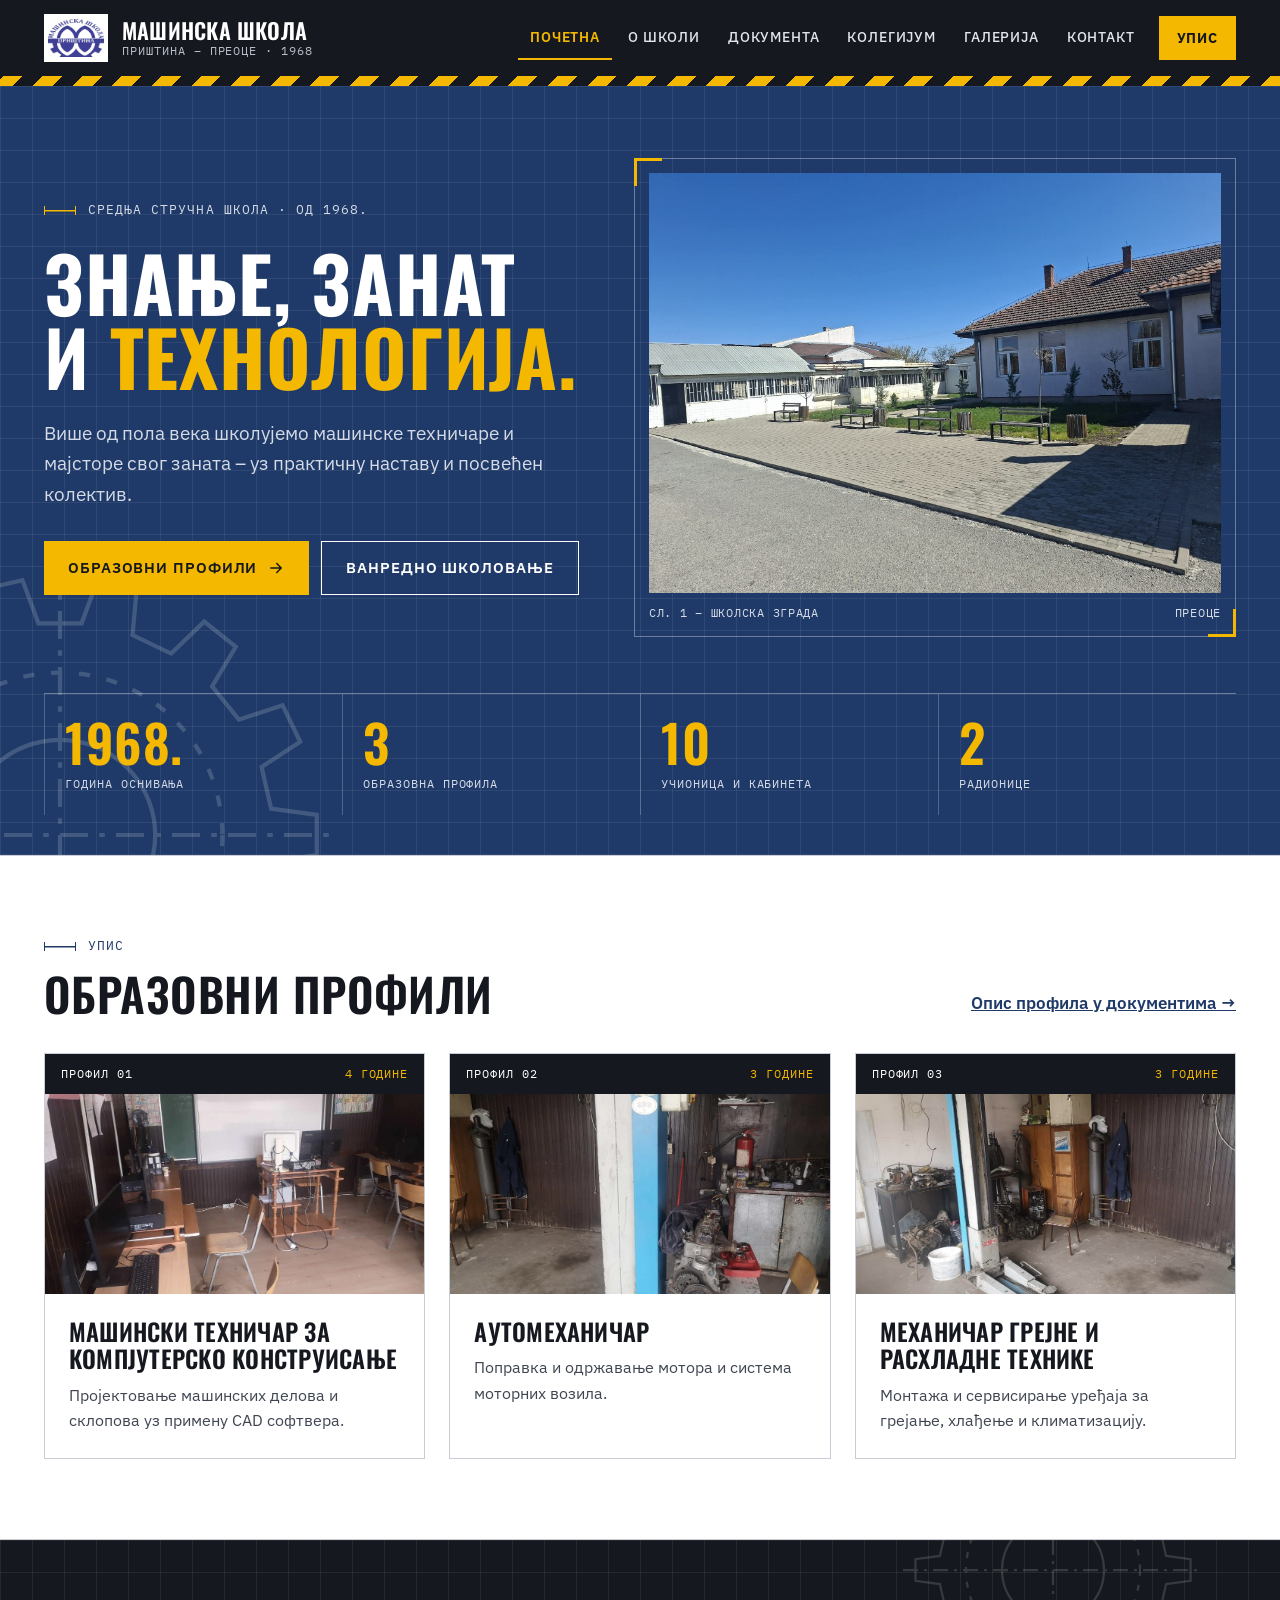
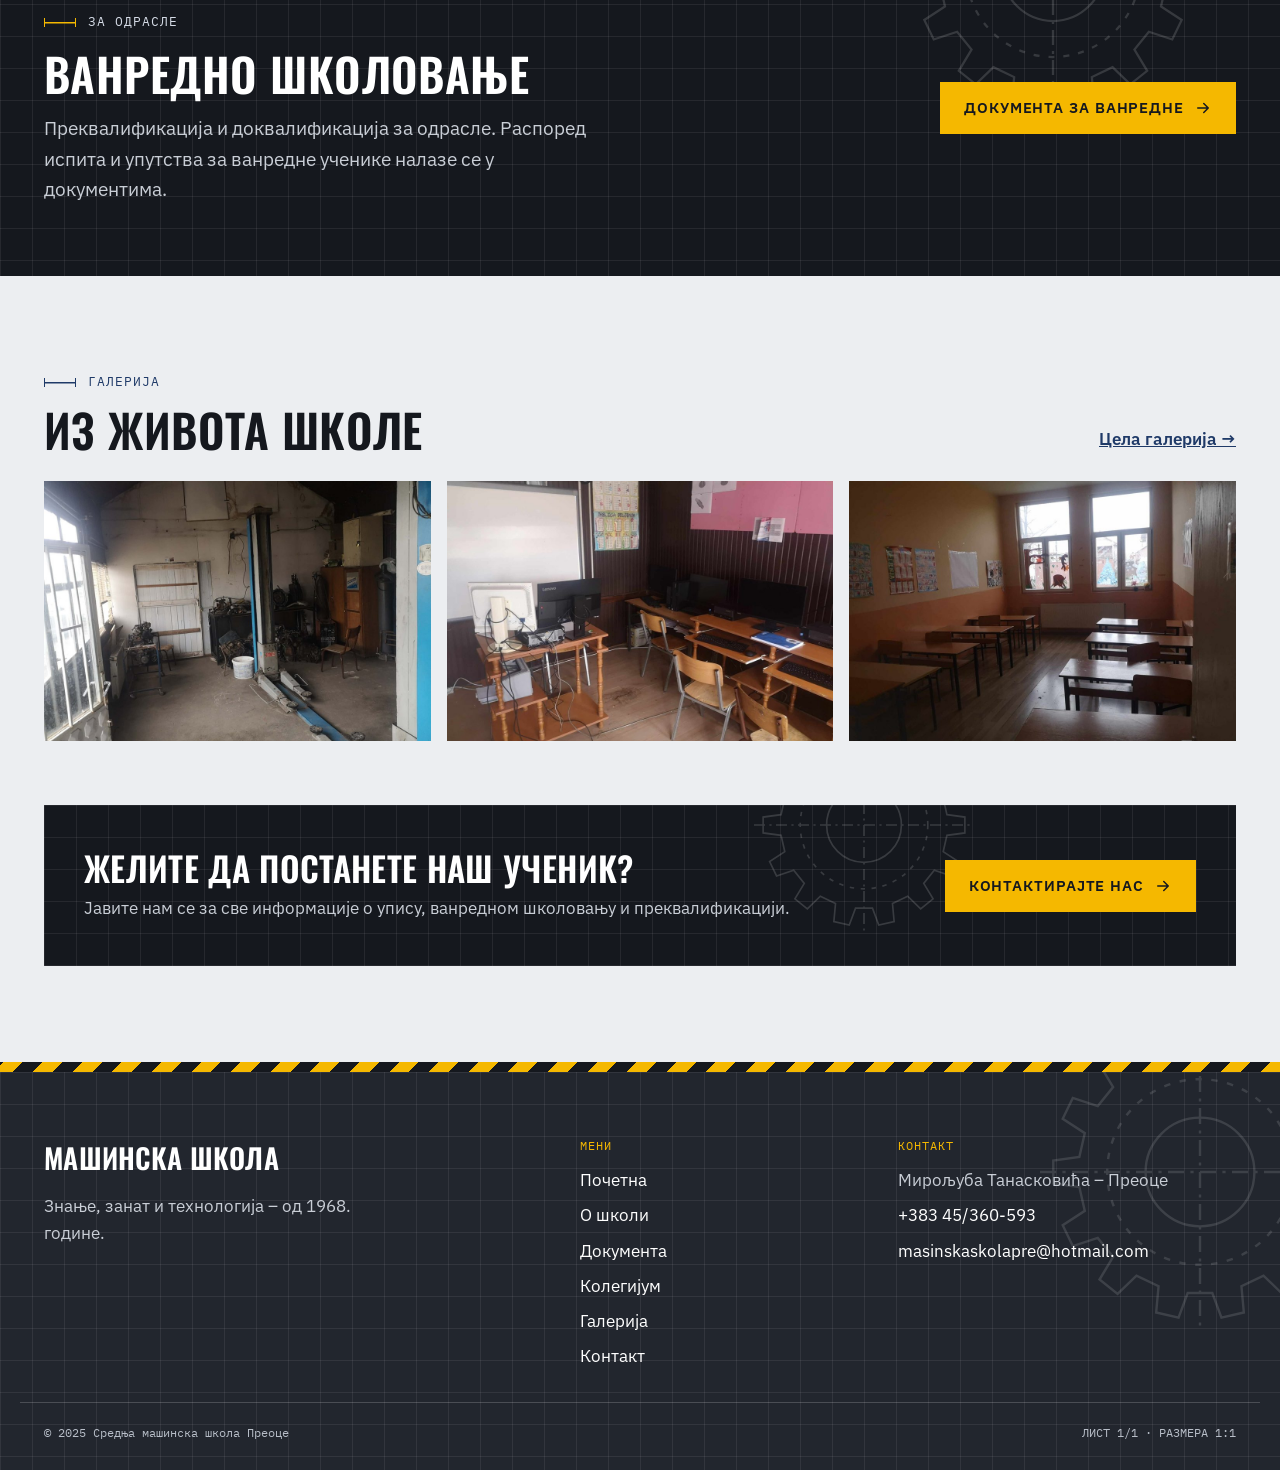
<file: index.html>
<!doctype html>
<html lang="sr">
<head>
<meta charset="utf-8">
<meta name="viewport" content="width=device-width, initial-scale=1">
<title>Почетна | Машинска школа Преоце</title>
<link rel="preconnect" href="https://fonts.googleapis.com">
<link rel="preconnect" href="https://fonts.gstatic.com" crossorigin>
<link href="https://fonts.googleapis.com/css2?family=IBM+Plex+Mono:wght@500&amp;family=IBM+Plex+Sans:wght@400;500;600;700&amp;family=Oswald:wght@500;600;700&amp;display=swap" rel="stylesheet">
<link rel="stylesheet" href="css/style.css">
<script src="js/meni.js" defer></script>
</head>
<body>
<div style="font-family: 'IBM Plex Sans', system-ui, sans-serif; color: #15181E; background: #ECEEF1; font-size: 17px; line-height: 1.6; min-height: 100vh">
  <header style="background: #15181E; color: #FFFFFF">
    <div style="max-width: 1240px; margin: 0 auto; padding: 14px 24px; display: flex; flex-wrap: wrap; align-items: center; justify-content: space-between; gap: 12px 32px">
      <a href="index.html" style="display: flex; align-items: center; gap: 14px; text-decoration: none; color: #FFFFFF">
        <img src="images/grb.png" alt="Грб Машинске школе" style="width: 64px; height: 48px; object-fit: contain; background: #FFFFFF; padding: 4px; box-sizing: border-box">
        <span style="display: flex; flex-direction: column; line-height: 1.15">
          <span style="font-family: 'Oswald', 'Arial Narrow', sans-serif; text-transform: uppercase; letter-spacing: 0.01em; font-weight: 600; font-size: 22px">Машинска школа</span>
          <span style="font-family: 'IBM Plex Mono', monospace; font-size: 12px; color: #B8BEC8; letter-spacing: 0.08em; text-transform: uppercase">Приштина – Преоце · 1968</span>
        </span>
      </a>
      <button type="button" class="meni-dugme" aria-expanded="false" aria-controls="glavni-meni" aria-label="Отвори мени"><span></span><span></span><span></span></button>
      <nav id="glavni-meni" aria-label="Главни мени" style="display: flex; flex-wrap: wrap; align-items: center; gap: 4px">
        <a href="index.html" aria-current="page" style="padding: 10px 12px; font-weight: 600; font-size: 14px; text-transform: uppercase; letter-spacing: 0.06em; text-decoration: none; color: #F5B800; border-bottom: 2px solid #F5B800">Почетна</a><a href="o-skoli.html" style="padding: 10px 12px; font-weight: 500; font-size: 14px; text-transform: uppercase; letter-spacing: 0.06em; text-decoration: none; color: #E2E5EA; border-bottom: 2px solid transparent">О школи</a><a href="dokumenta.html" style="padding: 10px 12px; font-weight: 500; font-size: 14px; text-transform: uppercase; letter-spacing: 0.06em; text-decoration: none; color: #E2E5EA; border-bottom: 2px solid transparent">Документа</a><a href="kolegijum.html" style="padding: 10px 12px; font-weight: 500; font-size: 14px; text-transform: uppercase; letter-spacing: 0.06em; text-decoration: none; color: #E2E5EA; border-bottom: 2px solid transparent">Колегијум</a><a href="galerija.html" style="padding: 10px 12px; font-weight: 500; font-size: 14px; text-transform: uppercase; letter-spacing: 0.06em; text-decoration: none; color: #E2E5EA; border-bottom: 2px solid transparent">Галерија</a><a href="kontakt.html" style="padding: 10px 12px; font-weight: 500; font-size: 14px; text-transform: uppercase; letter-spacing: 0.06em; text-decoration: none; color: #E2E5EA; border-bottom: 2px solid transparent">Контакт</a>
        <a href="kontakt.html" style="margin-left: 8px; padding: 11px 18px; min-height: 44px; box-sizing: border-box; display: inline-flex; align-items: center; background: #F5B800; color: #15181E; font-weight: 700; font-size: 14px; text-transform: uppercase; letter-spacing: 0.06em; text-decoration: none">Упис</a>
      </nav>
    </div>
  </header>
  <div aria-hidden="true" style="height: 10px; background-image: repeating-linear-gradient(-45deg, #F5B800 0 14px, #15181E 14px 28px)"></div>
  <section style="background-color: #1F3A68; background-image: linear-gradient(rgba(255,255,255,0.07) 1px, transparent 1px), linear-gradient(90deg, rgba(255,255,255,0.07) 1px, transparent 1px); background-size: 32px 32px; color: #FFFFFF; position: relative; overflow: hidden">
    <svg aria-hidden="true" width="560" height="560" viewBox="0 0 200 200" fill="none" stroke="#FFFFFF" stroke-width="1.5" style="position: absolute; left: -220px; bottom: -260px; opacity: 0.16; pointer-events: none"><path d="M175.4 90.6 L191.7 92.8 L191.7 107.2 L175.4 109.4 L172.0 124.3 L185.8 133.3 L179.5 146.3 L163.9 141.2 L154.3 153.1 L162.8 167.2 L151.5 176.2 L139.7 164.8 L125.9 171.4 L127.4 187.8 L113.4 191.0 L107.7 175.6 L92.3 175.6 L86.6 191.0 L72.6 187.8 L74.1 171.4 L60.3 164.8 L48.5 176.2 L37.2 167.2 L45.7 153.1 L36.1 141.2 L20.5 146.3 L14.2 133.3 L28.0 124.3 L24.6 109.4 L8.3 107.2 L8.3 92.8 L24.6 90.6 L28.0 75.7 L14.2 66.7 L20.5 53.7 L36.1 58.8 L45.7 46.9 L37.2 32.8 L48.5 23.8 L60.3 35.2 L74.1 28.6 L72.6 12.2 L86.6 9.0 L92.3 24.4 L107.7 24.4 L113.4 9.0 L127.4 12.2 L125.9 28.6 L139.7 35.2 L151.5 23.8 L162.8 32.8 L154.3 46.9 L163.9 58.8 L179.5 53.7 L185.8 66.7 L172.0 75.7 Z"></path><circle cx="100" cy="100" r="34"></circle><circle cx="100" cy="100" r="58" stroke-dasharray="4 6"></circle><path d="M100 0 V200 M0 100 H200" stroke-dasharray="10 4 2 4"></path></svg>
    <div style="max-width: 1240px; margin: 0 auto; padding: 72px 24px 40px; position: relative">
      <div style="display: flex; flex-wrap: wrap; gap: 48px; align-items: center">
        <div style="flex: 1 1 440px; min-width: 0; display: flex; flex-direction: column; gap: 24px">
          <span style="display: flex; align-items: center; gap: 12px; font-family: 'IBM Plex Mono', monospace; font-size: 13px; letter-spacing: 0.08em; text-transform: uppercase; color: #D5DBE6"><span aria-hidden="true" style="flex: 0 0 32px; height: 9px; border-left: 1.5px solid #F5B800; border-right: 1.5px solid #F5B800; background: linear-gradient(#F5B800, #F5B800) center / 100% 1.5px no-repeat"></span>Средња стручна школа · од 1968.</span>
          <h1 style="margin: 0; font-family: 'Oswald', 'Arial Narrow', sans-serif; text-transform: uppercase; letter-spacing: 0.01em; font-size: 76px; line-height: 0.98; font-weight: 700; color: #FFFFFF">Знање, занат<br>и <span style="color: #F5B800">технологија.</span></h1>
          <p style="margin: 0; font-size: 19px; color: #D5DBE6; max-width: 500px">Више од пола века школујемо машинске техничаре и мајсторе свог заната – уз практичну наставу и посвећен колектив.</p>
          <div style="display: flex; flex-wrap: wrap; gap: 12px; margin-top: 8px">
            <a href="#profili" style="display: inline-flex; align-items: center; gap: 10px; min-height: 52px; box-sizing: border-box; padding: 14px 24px; background: #F5B800; color: #15181E; font-weight: 600; text-transform: uppercase; letter-spacing: 0.06em; font-size: 15px; text-decoration: none; border-radius: 0">Образовни профили <svg aria-hidden="true" width="18" height="18" viewBox="0 0 24 24" fill="none" stroke="currentColor" stroke-width="2" stroke-linecap="round" stroke-linejoin="round"><path d="M5 12h14M13 6l6 6-6 6"></path></svg></a>
            <a href="#vanredno" style="display: inline-flex; align-items: center; gap: 10px; min-height: 52px; box-sizing: border-box; padding: 14px 24px; border: 1.5px solid #FFFFFF; color: #FFFFFF; font-weight: 600; text-transform: uppercase; letter-spacing: 0.06em; font-size: 15px; text-decoration: none; border-radius: 0">Ванредно школовање</a>
          </div>
        </div>
        <figure style="flex: 1 1 500px; min-width: 0; margin: 0; position: relative; padding: 14px; border: 1px solid rgba(255,255,255,0.35)">
          <span aria-hidden="true" style="position: absolute; left: -1px; top: -1px; width: 28px; height: 28px; border-left: 3px solid #F5B800; border-top: 3px solid #F5B800"></span>
          <span aria-hidden="true" style="position: absolute; right: -1px; bottom: -1px; width: 28px; height: 28px; border-right: 3px solid #F5B800; border-bottom: 3px solid #F5B800"></span>
          <img src="images/hero.jpg" alt="Зграда и двориште школе у Преоцу" style="width: 100%; height: 420px; object-fit: cover; display: block">
          <figcaption style="display: flex; justify-content: space-between; gap: 12px; margin-top: 10px; font-family: 'IBM Plex Mono', monospace; font-size: 12px; letter-spacing: 0.06em; text-transform: uppercase; color: #D5DBE6"><span>Сл. 1 – Школска зграда</span><span>Преоце</span></figcaption>
        </figure>
      </div>
      <div style="margin-top: 56px; display: flex; flex-wrap: wrap; border-top: 1px solid rgba(255,255,255,0.35)">
        <div style="flex: 1 1 200px; padding: 22px 24px 22px 0; display: flex; flex-direction: column; gap: 6px; border-left: 1px solid rgba(255,255,255,0.22); padding-left: 20px">
        <strong style="font-family: 'Oswald', 'Arial Narrow', sans-serif; text-transform: uppercase; letter-spacing: 0.01em; font-size: 52px; line-height: 1; font-weight: 600; color: #F5B800">1968.</strong>
        <span style="font-family: 'IBM Plex Mono', monospace; font-size: 12px; color: #D5DBE6; text-transform: uppercase; letter-spacing: 0.08em">година оснивања</span>
      </div><div style="flex: 1 1 200px; padding: 22px 24px 22px 0; display: flex; flex-direction: column; gap: 6px; border-left: 1px solid rgba(255,255,255,0.22); padding-left: 20px">
        <strong style="font-family: 'Oswald', 'Arial Narrow', sans-serif; text-transform: uppercase; letter-spacing: 0.01em; font-size: 52px; line-height: 1; font-weight: 600; color: #F5B800">3</strong>
        <span style="font-family: 'IBM Plex Mono', monospace; font-size: 12px; color: #D5DBE6; text-transform: uppercase; letter-spacing: 0.08em">образовна профила</span>
      </div><div style="flex: 1 1 200px; padding: 22px 24px 22px 0; display: flex; flex-direction: column; gap: 6px; border-left: 1px solid rgba(255,255,255,0.22); padding-left: 20px">
        <strong style="font-family: 'Oswald', 'Arial Narrow', sans-serif; text-transform: uppercase; letter-spacing: 0.01em; font-size: 52px; line-height: 1; font-weight: 600; color: #F5B800">10</strong>
        <span style="font-family: 'IBM Plex Mono', monospace; font-size: 12px; color: #D5DBE6; text-transform: uppercase; letter-spacing: 0.08em">учионица и кабинета</span>
      </div><div style="flex: 1 1 200px; padding: 22px 24px 22px 0; display: flex; flex-direction: column; gap: 6px; border-left: 1px solid rgba(255,255,255,0.22); padding-left: 20px">
        <strong style="font-family: 'Oswald', 'Arial Narrow', sans-serif; text-transform: uppercase; letter-spacing: 0.01em; font-size: 52px; line-height: 1; font-weight: 600; color: #F5B800">2</strong>
        <span style="font-family: 'IBM Plex Mono', monospace; font-size: 12px; color: #D5DBE6; text-transform: uppercase; letter-spacing: 0.08em">радионице</span>
      </div>
      </div>
    </div>
  </section>

  <section id="profili" style="background: #FFFFFF; border-top: 1px solid #C8CDD5; border-bottom: 1px solid #C8CDD5">
    <div style="max-width: 1240px; margin: 0 auto; padding: 80px 24px">
      <div style="display: flex; flex-wrap: wrap; justify-content: space-between; align-items: flex-end; gap: 24px; margin-bottom: 36px">
        <div style="display: flex; flex-direction: column; gap: 12px">
          <span style="display: flex; align-items: center; gap: 12px; font-family: 'IBM Plex Mono', monospace; font-size: 13px; letter-spacing: 0.08em; text-transform: uppercase; color: #1F3A68"><span aria-hidden="true" style="flex: 0 0 32px; height: 9px; border-left: 1.5px solid #1F3A68; border-right: 1.5px solid #1F3A68; background: linear-gradient(#1F3A68, #1F3A68) center / 100% 1.5px no-repeat"></span>Упис</span>
          <h2 style="margin: 0; font-family: 'Oswald', 'Arial Narrow', sans-serif; text-transform: uppercase; letter-spacing: 0.01em; font-weight: 600; font-size: 46px; line-height: 1.05; color: #15181E">Образовни профили</h2>
        </div>
        <a href="dokumenta.html" style="font-weight: 600; color: #1F3A68">Опис профила у документима →</a>
      </div>
      <div style="display: flex; flex-wrap: wrap; gap: 24px">
        <article style="flex: 1 1 320px; min-width: 0; display: flex; flex-direction: column; border: 1px solid #C8CDD5; background: #FFFFFF">
          <div style="display: flex; justify-content: space-between; align-items: center; padding: 10px 16px; background: #15181E; color: #FFFFFF; font-family: 'IBM Plex Mono', monospace; font-size: 12px; letter-spacing: 0.08em; text-transform: uppercase">
            <span>Профил 01</span><span style="color: #F5B800">4 године</span>
          </div>
          <img src="images/kabinet.jpg" alt="Кабинет за информатику" style="width: 100%; height: 200px; object-fit: cover; display: block; filter: saturate(0.85)">
          <div style="padding: 24px; display: flex; flex-direction: column; gap: 10px; flex: 1">
            <h3 style="margin: 0; font-family: 'Oswald', 'Arial Narrow', sans-serif; text-transform: uppercase; letter-spacing: 0.01em; font-weight: 600; font-size: 24px; line-height: 1.15">Машински техничар за компјутерско конструисање</h3>
            <p style="margin: 0; color: #3F4652; font-size: 16px">Пројектовање машинских делова и склопова уз примену CAD софтвера.</p>
          </div>
        </article><article style="flex: 1 1 320px; min-width: 0; display: flex; flex-direction: column; border: 1px solid #C8CDD5; background: #FFFFFF">
          <div style="display: flex; justify-content: space-between; align-items: center; padding: 10px 16px; background: #15181E; color: #FFFFFF; font-family: 'IBM Plex Mono', monospace; font-size: 12px; letter-spacing: 0.08em; text-transform: uppercase">
            <span>Профил 02</span><span style="color: #F5B800">3 године</span>
          </div>
          <img src="images/radionica1.jpg" alt="Радионица" style="width: 100%; height: 200px; object-fit: cover; display: block; filter: saturate(0.85)">
          <div style="padding: 24px; display: flex; flex-direction: column; gap: 10px; flex: 1">
            <h3 style="margin: 0; font-family: 'Oswald', 'Arial Narrow', sans-serif; text-transform: uppercase; letter-spacing: 0.01em; font-weight: 600; font-size: 24px; line-height: 1.15">Аутомеханичар</h3>
            <p style="margin: 0; color: #3F4652; font-size: 16px">Поправка и одржавање мотора и система моторних возила.</p>
          </div>
        </article><article style="flex: 1 1 320px; min-width: 0; display: flex; flex-direction: column; border: 1px solid #C8CDD5; background: #FFFFFF">
          <div style="display: flex; justify-content: space-between; align-items: center; padding: 10px 16px; background: #15181E; color: #FFFFFF; font-family: 'IBM Plex Mono', monospace; font-size: 12px; letter-spacing: 0.08em; text-transform: uppercase">
            <span>Профил 03</span><span style="color: #F5B800">3 године</span>
          </div>
          <img src="images/radionica3.jpg" alt="Радионица" style="width: 100%; height: 200px; object-fit: cover; display: block; filter: saturate(0.85)">
          <div style="padding: 24px; display: flex; flex-direction: column; gap: 10px; flex: 1">
            <h3 style="margin: 0; font-family: 'Oswald', 'Arial Narrow', sans-serif; text-transform: uppercase; letter-spacing: 0.01em; font-weight: 600; font-size: 24px; line-height: 1.15">Механичар грејне и расхладне технике</h3>
            <p style="margin: 0; color: #3F4652; font-size: 16px">Монтажа и сервисирање уређаја за грејање, хлађење и климатизацију.</p>
          </div>
        </article>
      </div>
    </div>
  </section>

  <section id="vanredno" style="background-color: #15181E; background-image: linear-gradient(rgba(255,255,255,0.07) 1px, transparent 1px), linear-gradient(90deg, rgba(255,255,255,0.07) 1px, transparent 1px); background-size: 32px 32px; color: #FFFFFF; position: relative; overflow: hidden">
    <svg aria-hidden="true" width="300" height="300" viewBox="0 0 200 200" fill="none" stroke="#FFFFFF" stroke-width="1.5" style="position: absolute; right: 6%; top: -120px; opacity: 0.14; pointer-events: none"><path d="M175.4 90.6 L191.7 92.8 L191.7 107.2 L175.4 109.4 L172.0 124.3 L185.8 133.3 L179.5 146.3 L163.9 141.2 L154.3 153.1 L162.8 167.2 L151.5 176.2 L139.7 164.8 L125.9 171.4 L127.4 187.8 L113.4 191.0 L107.7 175.6 L92.3 175.6 L86.6 191.0 L72.6 187.8 L74.1 171.4 L60.3 164.8 L48.5 176.2 L37.2 167.2 L45.7 153.1 L36.1 141.2 L20.5 146.3 L14.2 133.3 L28.0 124.3 L24.6 109.4 L8.3 107.2 L8.3 92.8 L24.6 90.6 L28.0 75.7 L14.2 66.7 L20.5 53.7 L36.1 58.8 L45.7 46.9 L37.2 32.8 L48.5 23.8 L60.3 35.2 L74.1 28.6 L72.6 12.2 L86.6 9.0 L92.3 24.4 L107.7 24.4 L113.4 9.0 L127.4 12.2 L125.9 28.6 L139.7 35.2 L151.5 23.8 L162.8 32.8 L154.3 46.9 L163.9 58.8 L179.5 53.7 L185.8 66.7 L172.0 75.7 Z"></path><circle cx="100" cy="100" r="34"></circle><circle cx="100" cy="100" r="58" stroke-dasharray="4 6"></circle><path d="M100 0 V200 M0 100 H200" stroke-dasharray="10 4 2 4"></path></svg>
    <div style="max-width: 1240px; margin: 0 auto; padding: 72px 24px; display: flex; flex-wrap: wrap; gap: 32px 48px; align-items: center; justify-content: space-between; position: relative">
      <div style="flex: 1 1 520px; min-width: 0; display: flex; flex-direction: column; gap: 16px">
        <span style="display: flex; align-items: center; gap: 12px; font-family: 'IBM Plex Mono', monospace; font-size: 13px; letter-spacing: 0.08em; text-transform: uppercase; color: #D5DBE6"><span aria-hidden="true" style="flex: 0 0 32px; height: 9px; border-left: 1.5px solid #F5B800; border-right: 1.5px solid #F5B800; background: linear-gradient(#F5B800, #F5B800) center / 100% 1.5px no-repeat"></span>За одрасле</span>
        <h2 style="margin: 0; font-family: 'Oswald', 'Arial Narrow', sans-serif; text-transform: uppercase; letter-spacing: 0.01em; font-weight: 600; font-size: 46px; line-height: 1.05; color: #FFFFFF">Ванредно школовање</h2>
        <p style="margin: 0; font-size: 19px; color: #C9CED6; max-width: 560px">Преквалификација и доквалификација за одрасле. Распоред испита и упутства за ванредне ученике налазе се у документима.</p>
      </div>
      <div style="display: flex; flex-wrap: wrap; gap: 12px">
        <a href="dokumenta.html" style="display: inline-flex; align-items: center; gap: 10px; min-height: 52px; box-sizing: border-box; padding: 14px 24px; background: #F5B800; color: #15181E; font-weight: 600; text-transform: uppercase; letter-spacing: 0.06em; font-size: 15px; text-decoration: none; border-radius: 0">Документа за ванредне <svg aria-hidden="true" width="18" height="18" viewBox="0 0 24 24" fill="none" stroke="currentColor" stroke-width="2" stroke-linecap="round" stroke-linejoin="round"><path d="M5 12h14M13 6l6 6-6 6"></path></svg></a>
      </div>
    </div>
  </section>

  <section style="max-width: 1240px; margin: 0 auto; padding: 96px 24px 64px">
    <div style="display: flex; flex-wrap: wrap; justify-content: space-between; align-items: flex-end; gap: 16px; margin-bottom: 28px">
      <div style="display: flex; flex-direction: column; gap: 12px">
        <span style="display: flex; align-items: center; gap: 12px; font-family: 'IBM Plex Mono', monospace; font-size: 13px; letter-spacing: 0.08em; text-transform: uppercase; color: #1F3A68"><span aria-hidden="true" style="flex: 0 0 32px; height: 9px; border-left: 1.5px solid #1F3A68; border-right: 1.5px solid #1F3A68; background: linear-gradient(#1F3A68, #1F3A68) center / 100% 1.5px no-repeat"></span>Галерија</span>
        <h2 style="margin: 0; font-family: 'Oswald', 'Arial Narrow', sans-serif; text-transform: uppercase; letter-spacing: 0.01em; font-weight: 600; font-size: 46px; line-height: 1.05; color: #15181E">Из живота школе</h2>
      </div>
      <a href="galerija.html" style="font-weight: 600; color: #1F3A68">Цела галерија →</a>
    </div>
    <div style="display: flex; flex-wrap: wrap; gap: 16px">
      <a href="galerija.html" style="flex: 1 1 300px; min-width: 0; display: block"><img src="images/radionica2.jpg" alt="Радионица" style="width: 100%; height: 260px; object-fit: cover; display: block; border-radius: 0"></a>
      <a href="galerija.html" style="flex: 1 1 300px; min-width: 0; display: block"><img src="images/kabinet3.jpg" alt="Кабинет за информатику" style="width: 100%; height: 260px; object-fit: cover; display: block; border-radius: 0"></a>
      <a href="galerija.html" style="flex: 1 1 300px; min-width: 0; display: block"><img src="images/ucionica.jpg" alt="Учионица" style="width: 100%; height: 260px; object-fit: cover; display: block; border-radius: 0"></a>
    </div>
  </section>

  <section style="max-width: 1240px; margin: 0 auto; padding: 0 24px 96px">
    <div style="background-color: #15181E; background-image: linear-gradient(rgba(255,255,255,0.07) 1px, transparent 1px), linear-gradient(90deg, rgba(255,255,255,0.07) 1px, transparent 1px); background-size: 32px 32px; color: #FFFFFF; padding: 44px 40px; display: flex; flex-wrap: wrap; align-items: center; justify-content: space-between; gap: 24px; position: relative; overflow: hidden">
      <svg aria-hidden="true" width="220" height="220" viewBox="0 0 200 200" fill="none" stroke="#FFFFFF" stroke-width="1.5" style="position: absolute; right: 22%; top: -90px; opacity: 0.15; pointer-events: none"><path d="M175.4 90.6 L191.7 92.8 L191.7 107.2 L175.4 109.4 L172.0 124.3 L185.8 133.3 L179.5 146.3 L163.9 141.2 L154.3 153.1 L162.8 167.2 L151.5 176.2 L139.7 164.8 L125.9 171.4 L127.4 187.8 L113.4 191.0 L107.7 175.6 L92.3 175.6 L86.6 191.0 L72.6 187.8 L74.1 171.4 L60.3 164.8 L48.5 176.2 L37.2 167.2 L45.7 153.1 L36.1 141.2 L20.5 146.3 L14.2 133.3 L28.0 124.3 L24.6 109.4 L8.3 107.2 L8.3 92.8 L24.6 90.6 L28.0 75.7 L14.2 66.7 L20.5 53.7 L36.1 58.8 L45.7 46.9 L37.2 32.8 L48.5 23.8 L60.3 35.2 L74.1 28.6 L72.6 12.2 L86.6 9.0 L92.3 24.4 L107.7 24.4 L113.4 9.0 L127.4 12.2 L125.9 28.6 L139.7 35.2 L151.5 23.8 L162.8 32.8 L154.3 46.9 L163.9 58.8 L179.5 53.7 L185.8 66.7 L172.0 75.7 Z"></path><circle cx="100" cy="100" r="34"></circle><circle cx="100" cy="100" r="58" stroke-dasharray="4 6"></circle><path d="M100 0 V200 M0 100 H200" stroke-dasharray="10 4 2 4"></path></svg>
      <div style="flex: 1 1 420px; min-width: 0; display: flex; flex-direction: column; gap: 8px; position: relative">
        <h2 style="margin: 0; font-family: 'Oswald', 'Arial Narrow', sans-serif; text-transform: uppercase; letter-spacing: 0.01em; font-weight: 600; font-size: 34px; line-height: 1.1; color: #FFFFFF">Желите да постанете наш ученик?</h2>
        <p style="margin: 0; color: #C9CED6">Јавите нам се за све информације о упису, ванредном школовању и преквалификацији.</p>
      </div>
      <span style="position: relative"><a href="kontakt.html" style="display: inline-flex; align-items: center; gap: 10px; min-height: 52px; box-sizing: border-box; padding: 14px 24px; background: #F5B800; color: #15181E; font-weight: 600; text-transform: uppercase; letter-spacing: 0.06em; font-size: 15px; text-decoration: none; border-radius: 0">Контактирајте нас <svg aria-hidden="true" width="18" height="18" viewBox="0 0 24 24" fill="none" stroke="currentColor" stroke-width="2" stroke-linecap="round" stroke-linejoin="round"><path d="M5 12h14M13 6l6 6-6 6"></path></svg></a></span>
    </div>
  </section>
  <div aria-hidden="true" style="height: 10px; background-image: repeating-linear-gradient(-45deg, #F5B800 0 14px, #15181E 14px 28px)"></div>
  <footer style="background-color: #22262E; background-image: linear-gradient(rgba(255,255,255,0.07) 1px, transparent 1px), linear-gradient(90deg, rgba(255,255,255,0.07) 1px, transparent 1px); background-size: 32px 32px; color: #C9CED6; position: relative; overflow: hidden">
    <svg aria-hidden="true" width="320" height="320" viewBox="0 0 200 200" fill="none" stroke="#FFFFFF" stroke-width="1.5" style="position: absolute; right: -80px; top: -60px; opacity: 0.12; pointer-events: none"><path d="M175.4 90.6 L191.7 92.8 L191.7 107.2 L175.4 109.4 L172.0 124.3 L185.8 133.3 L179.5 146.3 L163.9 141.2 L154.3 153.1 L162.8 167.2 L151.5 176.2 L139.7 164.8 L125.9 171.4 L127.4 187.8 L113.4 191.0 L107.7 175.6 L92.3 175.6 L86.6 191.0 L72.6 187.8 L74.1 171.4 L60.3 164.8 L48.5 176.2 L37.2 167.2 L45.7 153.1 L36.1 141.2 L20.5 146.3 L14.2 133.3 L28.0 124.3 L24.6 109.4 L8.3 107.2 L8.3 92.8 L24.6 90.6 L28.0 75.7 L14.2 66.7 L20.5 53.7 L36.1 58.8 L45.7 46.9 L37.2 32.8 L48.5 23.8 L60.3 35.2 L74.1 28.6 L72.6 12.2 L86.6 9.0 L92.3 24.4 L107.7 24.4 L113.4 9.0 L127.4 12.2 L125.9 28.6 L139.7 35.2 L151.5 23.8 L162.8 32.8 L154.3 46.9 L163.9 58.8 L179.5 53.7 L185.8 66.7 L172.0 75.7 Z"></path><circle cx="100" cy="100" r="34"></circle><circle cx="100" cy="100" r="58" stroke-dasharray="4 6"></circle><path d="M100 0 V200 M0 100 H200" stroke-dasharray="10 4 2 4"></path></svg>
    <div style="max-width: 1240px; margin: 0 auto; padding: 64px 24px 32px; display: flex; flex-wrap: wrap; gap: 40px; position: relative">
      <div style="flex: 2 1 300px; min-width: 0; display: flex; flex-direction: column; gap: 12px">
        <span style="font-family: 'Oswald', 'Arial Narrow', sans-serif; text-transform: uppercase; letter-spacing: 0.01em; font-weight: 600; font-size: 28px; color: #FFFFFF">Машинска школа</span>
        <span style="max-width: 320px">Знање, занат и технологија – од 1968. године.</span>
      </div>
      <nav aria-label="Мени у подножју" style="flex: 1 1 180px; min-width: 0; display: flex; flex-direction: column; gap: 8px">
        <span style="font-family: 'IBM Plex Mono', monospace; font-size: 12px; text-transform: uppercase; letter-spacing: 0.08em; color: #F5B800; margin-bottom: 4px">Мени</span>
        <a href="index.html" style="color: #FFFFFF; text-decoration: none">Почетна</a><a href="o-skoli.html" style="color: #FFFFFF; text-decoration: none">О школи</a><a href="dokumenta.html" style="color: #FFFFFF; text-decoration: none">Документа</a><a href="kolegijum.html" style="color: #FFFFFF; text-decoration: none">Колегијум</a><a href="galerija.html" style="color: #FFFFFF; text-decoration: none">Галерија</a><a href="kontakt.html" style="color: #FFFFFF; text-decoration: none">Контакт</a>
      </nav>
      <div style="flex: 1 1 240px; min-width: 0; display: flex; flex-direction: column; gap: 8px">
        <span style="font-family: 'IBM Plex Mono', monospace; font-size: 12px; text-transform: uppercase; letter-spacing: 0.08em; color: #F5B800; margin-bottom: 4px">Контакт</span>
        <span>Мирољуба Танасковића – Преоце</span>
        <a href="tel:+38345360593" style="color: #FFFFFF; text-decoration: none">+383 45/360-593</a>
        <a href="mailto:masinskaskolapre@hotmail.com" style="color: #FFFFFF; text-decoration: none; overflow-wrap: anywhere">masinskaskolapre@hotmail.com</a>
      </div>
    </div>
    <div style="max-width: 1240px; margin: 0 auto; padding: 20px 24px 28px; border-top: 1px solid rgba(255,255,255,0.18); font-family: 'IBM Plex Mono', monospace; font-size: 12px; color: #B8BEC8; display: flex; flex-wrap: wrap; justify-content: space-between; gap: 8px; position: relative">
      <span>© 2025 Средња машинска школа Преоце</span><span>ЛИСТ 1/1 · РАЗМЕРА 1:1</span>
    </div>
  </footer>
</div>
</body>
</html>
</file>
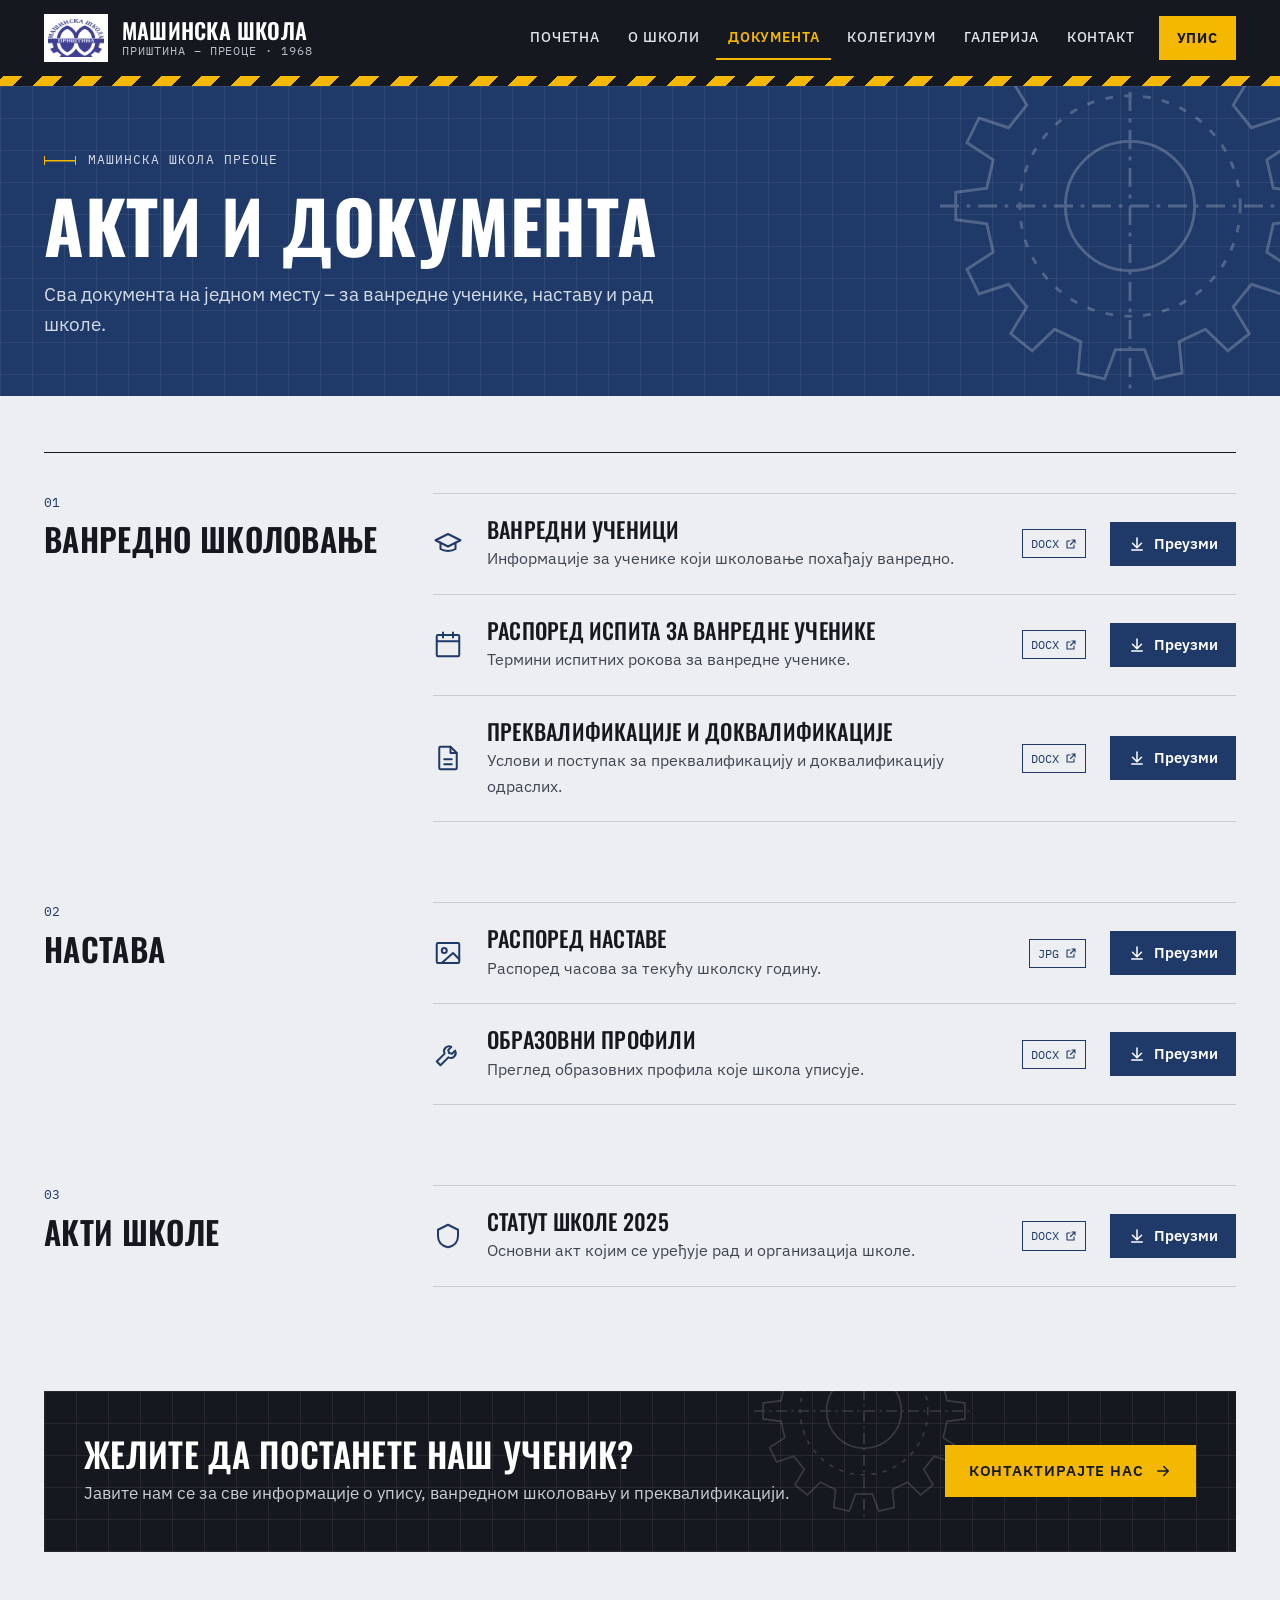
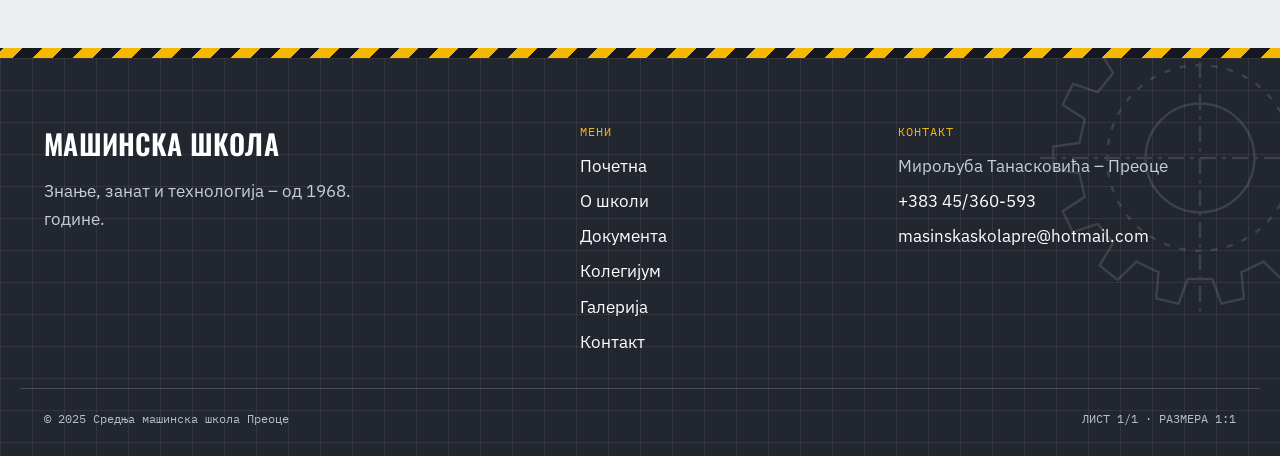
<file: dokumenta.html>
<!doctype html>
<html lang="sr">
<head>
<meta charset="utf-8">
<meta name="viewport" content="width=device-width, initial-scale=1">
<title>Документа | Машинска школа Преоце</title>
<link rel="preconnect" href="https://fonts.googleapis.com">
<link rel="preconnect" href="https://fonts.gstatic.com" crossorigin>
<link href="https://fonts.googleapis.com/css2?family=IBM+Plex+Mono:wght@500&amp;family=IBM+Plex+Sans:wght@400;500;600;700&amp;family=Oswald:wght@500;600;700&amp;display=swap" rel="stylesheet">
<link rel="stylesheet" href="css/style.css">
<script src="js/meni.js" defer></script>
</head>
<body>
<div style="font-family: 'IBM Plex Sans', system-ui, sans-serif; color: #15181E; background: #ECEEF1; font-size: 17px; line-height: 1.6; min-height: 100vh">
  <header style="background: #15181E; color: #FFFFFF">
    <div style="max-width: 1240px; margin: 0 auto; padding: 14px 24px; display: flex; flex-wrap: wrap; align-items: center; justify-content: space-between; gap: 12px 32px">
      <a href="index.html" style="display: flex; align-items: center; gap: 14px; text-decoration: none; color: #FFFFFF">
        <img src="images/grb.png" alt="Грб Машинске школе" style="width: 64px; height: 48px; object-fit: contain; background: #FFFFFF; padding: 4px; box-sizing: border-box">
        <span style="display: flex; flex-direction: column; line-height: 1.15">
          <span style="font-family: 'Oswald', 'Arial Narrow', sans-serif; text-transform: uppercase; letter-spacing: 0.01em; font-weight: 600; font-size: 22px">Машинска школа</span>
          <span style="font-family: 'IBM Plex Mono', monospace; font-size: 12px; color: #B8BEC8; letter-spacing: 0.08em; text-transform: uppercase">Приштина – Преоце · 1968</span>
        </span>
      </a>
      <button type="button" class="meni-dugme" aria-expanded="false" aria-controls="glavni-meni" aria-label="Отвори мени"><span></span><span></span><span></span></button>
      <nav id="glavni-meni" aria-label="Главни мени" style="display: flex; flex-wrap: wrap; align-items: center; gap: 4px">
        <a href="index.html" style="padding: 10px 12px; font-weight: 500; font-size: 14px; text-transform: uppercase; letter-spacing: 0.06em; text-decoration: none; color: #E2E5EA; border-bottom: 2px solid transparent">Почетна</a><a href="o-skoli.html" style="padding: 10px 12px; font-weight: 500; font-size: 14px; text-transform: uppercase; letter-spacing: 0.06em; text-decoration: none; color: #E2E5EA; border-bottom: 2px solid transparent">О школи</a><a href="dokumenta.html" aria-current="page" style="padding: 10px 12px; font-weight: 600; font-size: 14px; text-transform: uppercase; letter-spacing: 0.06em; text-decoration: none; color: #F5B800; border-bottom: 2px solid #F5B800">Документа</a><a href="kolegijum.html" style="padding: 10px 12px; font-weight: 500; font-size: 14px; text-transform: uppercase; letter-spacing: 0.06em; text-decoration: none; color: #E2E5EA; border-bottom: 2px solid transparent">Колегијум</a><a href="galerija.html" style="padding: 10px 12px; font-weight: 500; font-size: 14px; text-transform: uppercase; letter-spacing: 0.06em; text-decoration: none; color: #E2E5EA; border-bottom: 2px solid transparent">Галерија</a><a href="kontakt.html" style="padding: 10px 12px; font-weight: 500; font-size: 14px; text-transform: uppercase; letter-spacing: 0.06em; text-decoration: none; color: #E2E5EA; border-bottom: 2px solid transparent">Контакт</a>
        <a href="kontakt.html" style="margin-left: 8px; padding: 11px 18px; min-height: 44px; box-sizing: border-box; display: inline-flex; align-items: center; background: #F5B800; color: #15181E; font-weight: 700; font-size: 14px; text-transform: uppercase; letter-spacing: 0.06em; text-decoration: none">Упис</a>
      </nav>
    </div>
  </header>
  <div aria-hidden="true" style="height: 10px; background-image: repeating-linear-gradient(-45deg, #F5B800 0 14px, #15181E 14px 28px)"></div>
  <section style="background-color: #1F3A68; background-image: linear-gradient(rgba(255,255,255,0.07) 1px, transparent 1px), linear-gradient(90deg, rgba(255,255,255,0.07) 1px, transparent 1px); background-size: 32px 32px; color: #FFFFFF; position: relative; overflow: hidden">
    <svg aria-hidden="true" width="380" height="380" viewBox="0 0 200 200" fill="none" stroke="#FFFFFF" stroke-width="1.5" style="position: absolute; right: -40px; top: -70px; opacity: 0.22; pointer-events: none"><path d="M175.4 90.6 L191.7 92.8 L191.7 107.2 L175.4 109.4 L172.0 124.3 L185.8 133.3 L179.5 146.3 L163.9 141.2 L154.3 153.1 L162.8 167.2 L151.5 176.2 L139.7 164.8 L125.9 171.4 L127.4 187.8 L113.4 191.0 L107.7 175.6 L92.3 175.6 L86.6 191.0 L72.6 187.8 L74.1 171.4 L60.3 164.8 L48.5 176.2 L37.2 167.2 L45.7 153.1 L36.1 141.2 L20.5 146.3 L14.2 133.3 L28.0 124.3 L24.6 109.4 L8.3 107.2 L8.3 92.8 L24.6 90.6 L28.0 75.7 L14.2 66.7 L20.5 53.7 L36.1 58.8 L45.7 46.9 L37.2 32.8 L48.5 23.8 L60.3 35.2 L74.1 28.6 L72.6 12.2 L86.6 9.0 L92.3 24.4 L107.7 24.4 L113.4 9.0 L127.4 12.2 L125.9 28.6 L139.7 35.2 L151.5 23.8 L162.8 32.8 L154.3 46.9 L163.9 58.8 L179.5 53.7 L185.8 66.7 L172.0 75.7 Z"></path><circle cx="100" cy="100" r="34"></circle><circle cx="100" cy="100" r="58" stroke-dasharray="4 6"></circle><path d="M100 0 V200 M0 100 H200" stroke-dasharray="10 4 2 4"></path></svg>
    <div style="max-width: 1240px; margin: 0 auto; padding: 64px 24px 56px; display: flex; flex-direction: column; gap: 18px; position: relative">
      <span style="display: flex; align-items: center; gap: 12px; font-family: 'IBM Plex Mono', monospace; font-size: 13px; letter-spacing: 0.08em; text-transform: uppercase; color: #D5DBE6"><span aria-hidden="true" style="flex: 0 0 32px; height: 9px; border-left: 1.5px solid #F5B800; border-right: 1.5px solid #F5B800; background: linear-gradient(#F5B800, #F5B800) center / 100% 1.5px no-repeat"></span>Машинска школа Преоце</span>
      <h1 style="margin: 0; font-family: 'Oswald', 'Arial Narrow', sans-serif; text-transform: uppercase; letter-spacing: 0.01em; font-size: 72px; line-height: 1; font-weight: 700; color: #FFFFFF">Акти и документа</h1>
      <p style="margin: 0; font-size: 19px; color: #D5DBE6; max-width: 640px">Сва документа на једном месту – за ванредне ученике, наставу и рад школе.</p>
    </div>
  </section>
  <section style="max-width: 1240px; margin: 0 auto; padding: 56px 24px 64px">
    <div style="display: flex; flex-wrap: wrap; gap: 16px 48px; padding: 40px 0; border-top: 1px solid #15181E">
        <div style="flex: 1 1 260px; min-width: 0; display: flex; flex-direction: column; gap: 8px">
          <span style="font-family: 'IBM Plex Mono', monospace; font-size: 13px; color: #1F3A68">01</span>
          <h2 style="margin: 0; font-family: 'Oswald', 'Arial Narrow', sans-serif; text-transform: uppercase; letter-spacing: 0.01em; font-weight: 600; font-size: 32px; line-height: 1.1">Ванредно школовање</h2>
        </div>
        <ul style="flex: 3 1 560px; min-width: 0; margin: 0; padding: 0; list-style: none; border-bottom: 1px solid #C8CDD5">
          <li style="display: flex; flex-wrap: wrap; align-items: center; gap: 16px 24px; padding: 22px 0; border-top: 1px solid #C8CDD5">
            <svg aria-hidden="true" width="30" height="30" viewBox="0 0 24 24" fill="none" stroke="currentColor" stroke-width="1.6" stroke-linecap="round" stroke-linejoin="round" style="color: #1F3A68"><path d="M2 9l10-5 10 5-10 5z"></path><path d="M6 11v5c3 2 9 2 12 0v-5"></path></svg>
            <div style="flex: 1 1 360px; min-width: 0; display: flex; flex-direction: column; gap: 4px">
              <h3 style="margin: 0; font-family: 'Oswald', 'Arial Narrow', sans-serif; text-transform: uppercase; letter-spacing: 0.01em; font-weight: 500; font-size: 22px; line-height: 1.2">Ванредни ученици</h3>
              <p style="margin: 0; color: #3F4652; font-size: 16px">Информације за ученике који школовање похађају ванредно.</p>
            </div>
            <a href="pregled.html?f=Dokumentacija/Vanredni_ucenici.docx&amp;t=%D0%92%D0%B0%D0%BD%D1%80%D0%B5%D0%B4%D0%BD%D0%B8%20%D1%83%D1%87%D0%B5%D0%BD%D0%B8%D1%86%D0%B8" target="_blank" rel="noopener" title="Отвори у прегледачу" style="display: inline-flex; align-items: center; gap: 6px; font-family: 'IBM Plex Mono', monospace; font-size: 12px; color: #1F3A68; padding: 4px 8px; border: 1px solid #1F3A68; border-radius: 0; text-decoration: none">DOCX <svg aria-hidden="true" width="12" height="12" viewBox="0 0 24 24" fill="none" stroke="currentColor" stroke-width="2.2" stroke-linecap="round" stroke-linejoin="round"><path d="M14 4h6v6M20 4l-9 9M18 14v6H4V6h6"></path></svg></a>
            <a href="Dokumentacija/Vanredni_ucenici.docx" download style="display: inline-flex; align-items: center; gap: 8px; min-height: 44px; box-sizing: border-box; padding: 10px 18px; background: #1F3A68; color: #FFFFFF; font-weight: 600; font-size: 15px; text-decoration: none; border-radius: 0"><svg aria-hidden="true" width="18" height="18" viewBox="0 0 24 24" fill="none" stroke="currentColor" stroke-width="2" stroke-linecap="round" stroke-linejoin="round"><path d="M12 4v12M6 11l6 6 6-6M5 20h14"></path></svg> Преузми</a>
          </li><li style="display: flex; flex-wrap: wrap; align-items: center; gap: 16px 24px; padding: 22px 0; border-top: 1px solid #C8CDD5">
            <svg aria-hidden="true" width="30" height="30" viewBox="0 0 24 24" fill="none" stroke="currentColor" stroke-width="1.6" stroke-linecap="round" stroke-linejoin="round" style="color: #1F3A68"><rect x="3" y="4" width="18" height="17" rx="1"></rect><path d="M3 9h18M8 2v4M16 2v4"></path></svg>
            <div style="flex: 1 1 360px; min-width: 0; display: flex; flex-direction: column; gap: 4px">
              <h3 style="margin: 0; font-family: 'Oswald', 'Arial Narrow', sans-serif; text-transform: uppercase; letter-spacing: 0.01em; font-weight: 500; font-size: 22px; line-height: 1.2">Распоред испита за ванредне ученике</h3>
              <p style="margin: 0; color: #3F4652; font-size: 16px">Термини испитних рокова за ванредне ученике.</p>
            </div>
            <a href="pregled.html?f=Dokumentacija/Raspored_ispita_vanredni_ucenici.docx&amp;t=%D0%A0%D0%B0%D1%81%D0%BF%D0%BE%D1%80%D0%B5%D0%B4%20%D0%B8%D1%81%D0%BF%D0%B8%D1%82%D0%B0%20%D0%B7%D0%B0%20%D0%B2%D0%B0%D0%BD%D1%80%D0%B5%D0%B4%D0%BD%D0%B5%20%D1%83%D1%87%D0%B5%D0%BD%D0%B8%D0%BA%D0%B5" target="_blank" rel="noopener" title="Отвори у прегледачу" style="display: inline-flex; align-items: center; gap: 6px; font-family: 'IBM Plex Mono', monospace; font-size: 12px; color: #1F3A68; padding: 4px 8px; border: 1px solid #1F3A68; border-radius: 0; text-decoration: none">DOCX <svg aria-hidden="true" width="12" height="12" viewBox="0 0 24 24" fill="none" stroke="currentColor" stroke-width="2.2" stroke-linecap="round" stroke-linejoin="round"><path d="M14 4h6v6M20 4l-9 9M18 14v6H4V6h6"></path></svg></a>
            <a href="Dokumentacija/Raspored_ispita_vanredni_ucenici.docx" download style="display: inline-flex; align-items: center; gap: 8px; min-height: 44px; box-sizing: border-box; padding: 10px 18px; background: #1F3A68; color: #FFFFFF; font-weight: 600; font-size: 15px; text-decoration: none; border-radius: 0"><svg aria-hidden="true" width="18" height="18" viewBox="0 0 24 24" fill="none" stroke="currentColor" stroke-width="2" stroke-linecap="round" stroke-linejoin="round"><path d="M12 4v12M6 11l6 6 6-6M5 20h14"></path></svg> Преузми</a>
          </li><li style="display: flex; flex-wrap: wrap; align-items: center; gap: 16px 24px; padding: 22px 0; border-top: 1px solid #C8CDD5">
            <svg aria-hidden="true" width="30" height="30" viewBox="0 0 24 24" fill="none" stroke="currentColor" stroke-width="1.6" stroke-linecap="round" stroke-linejoin="round" style="color: #1F3A68"><path d="M14 3H6a1 1 0 0 0-1 1v16a1 1 0 0 0 1 1h12a1 1 0 0 0 1-1V8z"></path><path d="M14 3v5h5M9 13h6M9 17h6"></path></svg>
            <div style="flex: 1 1 360px; min-width: 0; display: flex; flex-direction: column; gap: 4px">
              <h3 style="margin: 0; font-family: 'Oswald', 'Arial Narrow', sans-serif; text-transform: uppercase; letter-spacing: 0.01em; font-weight: 500; font-size: 22px; line-height: 1.2">Преквалификације и доквалификације</h3>
              <p style="margin: 0; color: #3F4652; font-size: 16px">Услови и поступак за преквалификацију и доквалификацију одраслих.</p>
            </div>
            <a href="pregled.html?f=Dokumentacija/Prekvalifikacije_i_dokvalifikacije.docx&amp;t=%D0%9F%D1%80%D0%B5%D0%BA%D0%B2%D0%B0%D0%BB%D0%B8%D1%84%D0%B8%D0%BA%D0%B0%D1%86%D0%B8%D1%98%D0%B5%20%D0%B8%20%D0%B4%D0%BE%D0%BA%D0%B2%D0%B0%D0%BB%D0%B8%D1%84%D0%B8%D0%BA%D0%B0%D1%86%D0%B8%D1%98%D0%B5" target="_blank" rel="noopener" title="Отвори у прегледачу" style="display: inline-flex; align-items: center; gap: 6px; font-family: 'IBM Plex Mono', monospace; font-size: 12px; color: #1F3A68; padding: 4px 8px; border: 1px solid #1F3A68; border-radius: 0; text-decoration: none">DOCX <svg aria-hidden="true" width="12" height="12" viewBox="0 0 24 24" fill="none" stroke="currentColor" stroke-width="2.2" stroke-linecap="round" stroke-linejoin="round"><path d="M14 4h6v6M20 4l-9 9M18 14v6H4V6h6"></path></svg></a>
            <a href="Dokumentacija/Prekvalifikacije_i_dokvalifikacije.docx" download style="display: inline-flex; align-items: center; gap: 8px; min-height: 44px; box-sizing: border-box; padding: 10px 18px; background: #1F3A68; color: #FFFFFF; font-weight: 600; font-size: 15px; text-decoration: none; border-radius: 0"><svg aria-hidden="true" width="18" height="18" viewBox="0 0 24 24" fill="none" stroke="currentColor" stroke-width="2" stroke-linecap="round" stroke-linejoin="round"><path d="M12 4v12M6 11l6 6 6-6M5 20h14"></path></svg> Преузми</a>
          </li>
        </ul>
      </div><div style="display: flex; flex-wrap: wrap; gap: 16px 48px; padding: 40px 0; ">
        <div style="flex: 1 1 260px; min-width: 0; display: flex; flex-direction: column; gap: 8px">
          <span style="font-family: 'IBM Plex Mono', monospace; font-size: 13px; color: #1F3A68">02</span>
          <h2 style="margin: 0; font-family: 'Oswald', 'Arial Narrow', sans-serif; text-transform: uppercase; letter-spacing: 0.01em; font-weight: 600; font-size: 32px; line-height: 1.1">Настава</h2>
        </div>
        <ul style="flex: 3 1 560px; min-width: 0; margin: 0; padding: 0; list-style: none; border-bottom: 1px solid #C8CDD5">
          <li style="display: flex; flex-wrap: wrap; align-items: center; gap: 16px 24px; padding: 22px 0; border-top: 1px solid #C8CDD5">
            <svg aria-hidden="true" width="30" height="30" viewBox="0 0 24 24" fill="none" stroke="currentColor" stroke-width="1.6" stroke-linecap="round" stroke-linejoin="round" style="color: #1F3A68"><rect x="3" y="4" width="18" height="16" rx="1"></rect><circle cx="9" cy="10" r="2"></circle><path d="M21 17l-5-5-9 8"></path></svg>
            <div style="flex: 1 1 360px; min-width: 0; display: flex; flex-direction: column; gap: 4px">
              <h3 style="margin: 0; font-family: 'Oswald', 'Arial Narrow', sans-serif; text-transform: uppercase; letter-spacing: 0.01em; font-weight: 500; font-size: 22px; line-height: 1.2">Распоред наставе</h3>
              <p style="margin: 0; color: #3F4652; font-size: 16px">Распоред часова за текућу школску годину.</p>
            </div>
            <a href="images/raspored.jpg" target="_blank" rel="noopener" title="Отвори у прегледачу" style="display: inline-flex; align-items: center; gap: 6px; font-family: 'IBM Plex Mono', monospace; font-size: 12px; color: #1F3A68; padding: 4px 8px; border: 1px solid #1F3A68; border-radius: 0; text-decoration: none">JPG <svg aria-hidden="true" width="12" height="12" viewBox="0 0 24 24" fill="none" stroke="currentColor" stroke-width="2.2" stroke-linecap="round" stroke-linejoin="round"><path d="M14 4h6v6M20 4l-9 9M18 14v6H4V6h6"></path></svg></a>
            <a href="images/raspored.jpg" download style="display: inline-flex; align-items: center; gap: 8px; min-height: 44px; box-sizing: border-box; padding: 10px 18px; background: #1F3A68; color: #FFFFFF; font-weight: 600; font-size: 15px; text-decoration: none; border-radius: 0"><svg aria-hidden="true" width="18" height="18" viewBox="0 0 24 24" fill="none" stroke="currentColor" stroke-width="2" stroke-linecap="round" stroke-linejoin="round"><path d="M12 4v12M6 11l6 6 6-6M5 20h14"></path></svg> Преузми</a>
          </li><li style="display: flex; flex-wrap: wrap; align-items: center; gap: 16px 24px; padding: 22px 0; border-top: 1px solid #C8CDD5">
            <svg aria-hidden="true" width="30" height="30" viewBox="0 0 24 24" fill="none" stroke="currentColor" stroke-width="1.6" stroke-linecap="round" stroke-linejoin="round" style="color: #1F3A68"><path d="M14.7 6.3a4 4 0 0 0-5.4 5.4L3 18l3 3 6.3-6.3a4 4 0 0 0 5.4-5.4l-2.5 2.5-2.4-.6-.6-2.4z"></path></svg>
            <div style="flex: 1 1 360px; min-width: 0; display: flex; flex-direction: column; gap: 4px">
              <h3 style="margin: 0; font-family: 'Oswald', 'Arial Narrow', sans-serif; text-transform: uppercase; letter-spacing: 0.01em; font-weight: 500; font-size: 22px; line-height: 1.2">Образовни профили</h3>
              <p style="margin: 0; color: #3F4652; font-size: 16px">Преглед образовних профила које школа уписује.</p>
            </div>
            <a href="pregled.html?f=Dokumentacija/Obrazovni_profili.docx&amp;t=%D0%9E%D0%B1%D1%80%D0%B0%D0%B7%D0%BE%D0%B2%D0%BD%D0%B8%20%D0%BF%D1%80%D0%BE%D1%84%D0%B8%D0%BB%D0%B8" target="_blank" rel="noopener" title="Отвори у прегледачу" style="display: inline-flex; align-items: center; gap: 6px; font-family: 'IBM Plex Mono', monospace; font-size: 12px; color: #1F3A68; padding: 4px 8px; border: 1px solid #1F3A68; border-radius: 0; text-decoration: none">DOCX <svg aria-hidden="true" width="12" height="12" viewBox="0 0 24 24" fill="none" stroke="currentColor" stroke-width="2.2" stroke-linecap="round" stroke-linejoin="round"><path d="M14 4h6v6M20 4l-9 9M18 14v6H4V6h6"></path></svg></a>
            <a href="Dokumentacija/Obrazovni_profili.docx" download style="display: inline-flex; align-items: center; gap: 8px; min-height: 44px; box-sizing: border-box; padding: 10px 18px; background: #1F3A68; color: #FFFFFF; font-weight: 600; font-size: 15px; text-decoration: none; border-radius: 0"><svg aria-hidden="true" width="18" height="18" viewBox="0 0 24 24" fill="none" stroke="currentColor" stroke-width="2" stroke-linecap="round" stroke-linejoin="round"><path d="M12 4v12M6 11l6 6 6-6M5 20h14"></path></svg> Преузми</a>
          </li>
        </ul>
      </div><div style="display: flex; flex-wrap: wrap; gap: 16px 48px; padding: 40px 0; ">
        <div style="flex: 1 1 260px; min-width: 0; display: flex; flex-direction: column; gap: 8px">
          <span style="font-family: 'IBM Plex Mono', monospace; font-size: 13px; color: #1F3A68">03</span>
          <h2 style="margin: 0; font-family: 'Oswald', 'Arial Narrow', sans-serif; text-transform: uppercase; letter-spacing: 0.01em; font-weight: 600; font-size: 32px; line-height: 1.1">Акти школе</h2>
        </div>
        <ul style="flex: 3 1 560px; min-width: 0; margin: 0; padding: 0; list-style: none; border-bottom: 1px solid #C8CDD5">
          <li style="display: flex; flex-wrap: wrap; align-items: center; gap: 16px 24px; padding: 22px 0; border-top: 1px solid #C8CDD5">
            <svg aria-hidden="true" width="30" height="30" viewBox="0 0 24 24" fill="none" stroke="currentColor" stroke-width="1.6" stroke-linecap="round" stroke-linejoin="round" style="color: #1F3A68"><path d="M12 3l8 4v5c0 5-3.5 8-8 9-4.5-1-8-4-8-9V7z"></path></svg>
            <div style="flex: 1 1 360px; min-width: 0; display: flex; flex-direction: column; gap: 4px">
              <h3 style="margin: 0; font-family: 'Oswald', 'Arial Narrow', sans-serif; text-transform: uppercase; letter-spacing: 0.01em; font-weight: 500; font-size: 22px; line-height: 1.2">Статут школе 2025</h3>
              <p style="margin: 0; color: #3F4652; font-size: 16px">Основни акт којим се уређује рад и организација школе.</p>
            </div>
            <a href="pregled.html?f=Dokumentacija/Statut_skole_2025.docx&amp;t=%D0%A1%D1%82%D0%B0%D1%82%D1%83%D1%82%20%D1%88%D0%BA%D0%BE%D0%BB%D0%B5%202025" target="_blank" rel="noopener" title="Отвори у прегледачу" style="display: inline-flex; align-items: center; gap: 6px; font-family: 'IBM Plex Mono', monospace; font-size: 12px; color: #1F3A68; padding: 4px 8px; border: 1px solid #1F3A68; border-radius: 0; text-decoration: none">DOCX <svg aria-hidden="true" width="12" height="12" viewBox="0 0 24 24" fill="none" stroke="currentColor" stroke-width="2.2" stroke-linecap="round" stroke-linejoin="round"><path d="M14 4h6v6M20 4l-9 9M18 14v6H4V6h6"></path></svg></a>
            <a href="Dokumentacija/Statut_skole_2025.docx" download style="display: inline-flex; align-items: center; gap: 8px; min-height: 44px; box-sizing: border-box; padding: 10px 18px; background: #1F3A68; color: #FFFFFF; font-weight: 600; font-size: 15px; text-decoration: none; border-radius: 0"><svg aria-hidden="true" width="18" height="18" viewBox="0 0 24 24" fill="none" stroke="currentColor" stroke-width="2" stroke-linecap="round" stroke-linejoin="round"><path d="M12 4v12M6 11l6 6 6-6M5 20h14"></path></svg> Преузми</a>
          </li>
        </ul>
      </div>
  </section>
  <section style="max-width: 1240px; margin: 0 auto; padding: 0 24px 96px">
    <div style="background-color: #15181E; background-image: linear-gradient(rgba(255,255,255,0.07) 1px, transparent 1px), linear-gradient(90deg, rgba(255,255,255,0.07) 1px, transparent 1px); background-size: 32px 32px; color: #FFFFFF; padding: 44px 40px; display: flex; flex-wrap: wrap; align-items: center; justify-content: space-between; gap: 24px; position: relative; overflow: hidden">
      <svg aria-hidden="true" width="220" height="220" viewBox="0 0 200 200" fill="none" stroke="#FFFFFF" stroke-width="1.5" style="position: absolute; right: 22%; top: -90px; opacity: 0.15; pointer-events: none"><path d="M175.4 90.6 L191.7 92.8 L191.7 107.2 L175.4 109.4 L172.0 124.3 L185.8 133.3 L179.5 146.3 L163.9 141.2 L154.3 153.1 L162.8 167.2 L151.5 176.2 L139.7 164.8 L125.9 171.4 L127.4 187.8 L113.4 191.0 L107.7 175.6 L92.3 175.6 L86.6 191.0 L72.6 187.8 L74.1 171.4 L60.3 164.8 L48.5 176.2 L37.2 167.2 L45.7 153.1 L36.1 141.2 L20.5 146.3 L14.2 133.3 L28.0 124.3 L24.6 109.4 L8.3 107.2 L8.3 92.8 L24.6 90.6 L28.0 75.7 L14.2 66.7 L20.5 53.7 L36.1 58.8 L45.7 46.9 L37.2 32.8 L48.5 23.8 L60.3 35.2 L74.1 28.6 L72.6 12.2 L86.6 9.0 L92.3 24.4 L107.7 24.4 L113.4 9.0 L127.4 12.2 L125.9 28.6 L139.7 35.2 L151.5 23.8 L162.8 32.8 L154.3 46.9 L163.9 58.8 L179.5 53.7 L185.8 66.7 L172.0 75.7 Z"></path><circle cx="100" cy="100" r="34"></circle><circle cx="100" cy="100" r="58" stroke-dasharray="4 6"></circle><path d="M100 0 V200 M0 100 H200" stroke-dasharray="10 4 2 4"></path></svg>
      <div style="flex: 1 1 420px; min-width: 0; display: flex; flex-direction: column; gap: 8px; position: relative">
        <h2 style="margin: 0; font-family: 'Oswald', 'Arial Narrow', sans-serif; text-transform: uppercase; letter-spacing: 0.01em; font-weight: 600; font-size: 34px; line-height: 1.1; color: #FFFFFF">Желите да постанете наш ученик?</h2>
        <p style="margin: 0; color: #C9CED6">Јавите нам се за све информације о упису, ванредном школовању и преквалификацији.</p>
      </div>
      <span style="position: relative"><a href="kontakt.html" style="display: inline-flex; align-items: center; gap: 10px; min-height: 52px; box-sizing: border-box; padding: 14px 24px; background: #F5B800; color: #15181E; font-weight: 600; text-transform: uppercase; letter-spacing: 0.06em; font-size: 15px; text-decoration: none; border-radius: 0">Контактирајте нас <svg aria-hidden="true" width="18" height="18" viewBox="0 0 24 24" fill="none" stroke="currentColor" stroke-width="2" stroke-linecap="round" stroke-linejoin="round"><path d="M5 12h14M13 6l6 6-6 6"></path></svg></a></span>
    </div>
  </section>
  <div aria-hidden="true" style="height: 10px; background-image: repeating-linear-gradient(-45deg, #F5B800 0 14px, #15181E 14px 28px)"></div>
  <footer style="background-color: #22262E; background-image: linear-gradient(rgba(255,255,255,0.07) 1px, transparent 1px), linear-gradient(90deg, rgba(255,255,255,0.07) 1px, transparent 1px); background-size: 32px 32px; color: #C9CED6; position: relative; overflow: hidden">
    <svg aria-hidden="true" width="320" height="320" viewBox="0 0 200 200" fill="none" stroke="#FFFFFF" stroke-width="1.5" style="position: absolute; right: -80px; top: -60px; opacity: 0.12; pointer-events: none"><path d="M175.4 90.6 L191.7 92.8 L191.7 107.2 L175.4 109.4 L172.0 124.3 L185.8 133.3 L179.5 146.3 L163.9 141.2 L154.3 153.1 L162.8 167.2 L151.5 176.2 L139.7 164.8 L125.9 171.4 L127.4 187.8 L113.4 191.0 L107.7 175.6 L92.3 175.6 L86.6 191.0 L72.6 187.8 L74.1 171.4 L60.3 164.8 L48.5 176.2 L37.2 167.2 L45.7 153.1 L36.1 141.2 L20.5 146.3 L14.2 133.3 L28.0 124.3 L24.6 109.4 L8.3 107.2 L8.3 92.8 L24.6 90.6 L28.0 75.7 L14.2 66.7 L20.5 53.7 L36.1 58.8 L45.7 46.9 L37.2 32.8 L48.5 23.8 L60.3 35.2 L74.1 28.6 L72.6 12.2 L86.6 9.0 L92.3 24.4 L107.7 24.4 L113.4 9.0 L127.4 12.2 L125.9 28.6 L139.7 35.2 L151.5 23.8 L162.8 32.8 L154.3 46.9 L163.9 58.8 L179.5 53.7 L185.8 66.7 L172.0 75.7 Z"></path><circle cx="100" cy="100" r="34"></circle><circle cx="100" cy="100" r="58" stroke-dasharray="4 6"></circle><path d="M100 0 V200 M0 100 H200" stroke-dasharray="10 4 2 4"></path></svg>
    <div style="max-width: 1240px; margin: 0 auto; padding: 64px 24px 32px; display: flex; flex-wrap: wrap; gap: 40px; position: relative">
      <div style="flex: 2 1 300px; min-width: 0; display: flex; flex-direction: column; gap: 12px">
        <span style="font-family: 'Oswald', 'Arial Narrow', sans-serif; text-transform: uppercase; letter-spacing: 0.01em; font-weight: 600; font-size: 28px; color: #FFFFFF">Машинска школа</span>
        <span style="max-width: 320px">Знање, занат и технологија – од 1968. године.</span>
      </div>
      <nav aria-label="Мени у подножју" style="flex: 1 1 180px; min-width: 0; display: flex; flex-direction: column; gap: 8px">
        <span style="font-family: 'IBM Plex Mono', monospace; font-size: 12px; text-transform: uppercase; letter-spacing: 0.08em; color: #F5B800; margin-bottom: 4px">Мени</span>
        <a href="index.html" style="color: #FFFFFF; text-decoration: none">Почетна</a><a href="o-skoli.html" style="color: #FFFFFF; text-decoration: none">О школи</a><a href="dokumenta.html" style="color: #FFFFFF; text-decoration: none">Документа</a><a href="kolegijum.html" style="color: #FFFFFF; text-decoration: none">Колегијум</a><a href="galerija.html" style="color: #FFFFFF; text-decoration: none">Галерија</a><a href="kontakt.html" style="color: #FFFFFF; text-decoration: none">Контакт</a>
      </nav>
      <div style="flex: 1 1 240px; min-width: 0; display: flex; flex-direction: column; gap: 8px">
        <span style="font-family: 'IBM Plex Mono', monospace; font-size: 12px; text-transform: uppercase; letter-spacing: 0.08em; color: #F5B800; margin-bottom: 4px">Контакт</span>
        <span>Мирољуба Танасковића – Преоце</span>
        <a href="tel:+38345360593" style="color: #FFFFFF; text-decoration: none">+383 45/360-593</a>
        <a href="mailto:masinskaskolapre@hotmail.com" style="color: #FFFFFF; text-decoration: none; overflow-wrap: anywhere">masinskaskolapre@hotmail.com</a>
      </div>
    </div>
    <div style="max-width: 1240px; margin: 0 auto; padding: 20px 24px 28px; border-top: 1px solid rgba(255,255,255,0.18); font-family: 'IBM Plex Mono', monospace; font-size: 12px; color: #B8BEC8; display: flex; flex-wrap: wrap; justify-content: space-between; gap: 8px; position: relative">
      <span>© 2025 Средња машинска школа Преоце</span><span>ЛИСТ 1/1 · РАЗМЕРА 1:1</span>
    </div>
  </footer>
</div>
</body>
</html>
</file>
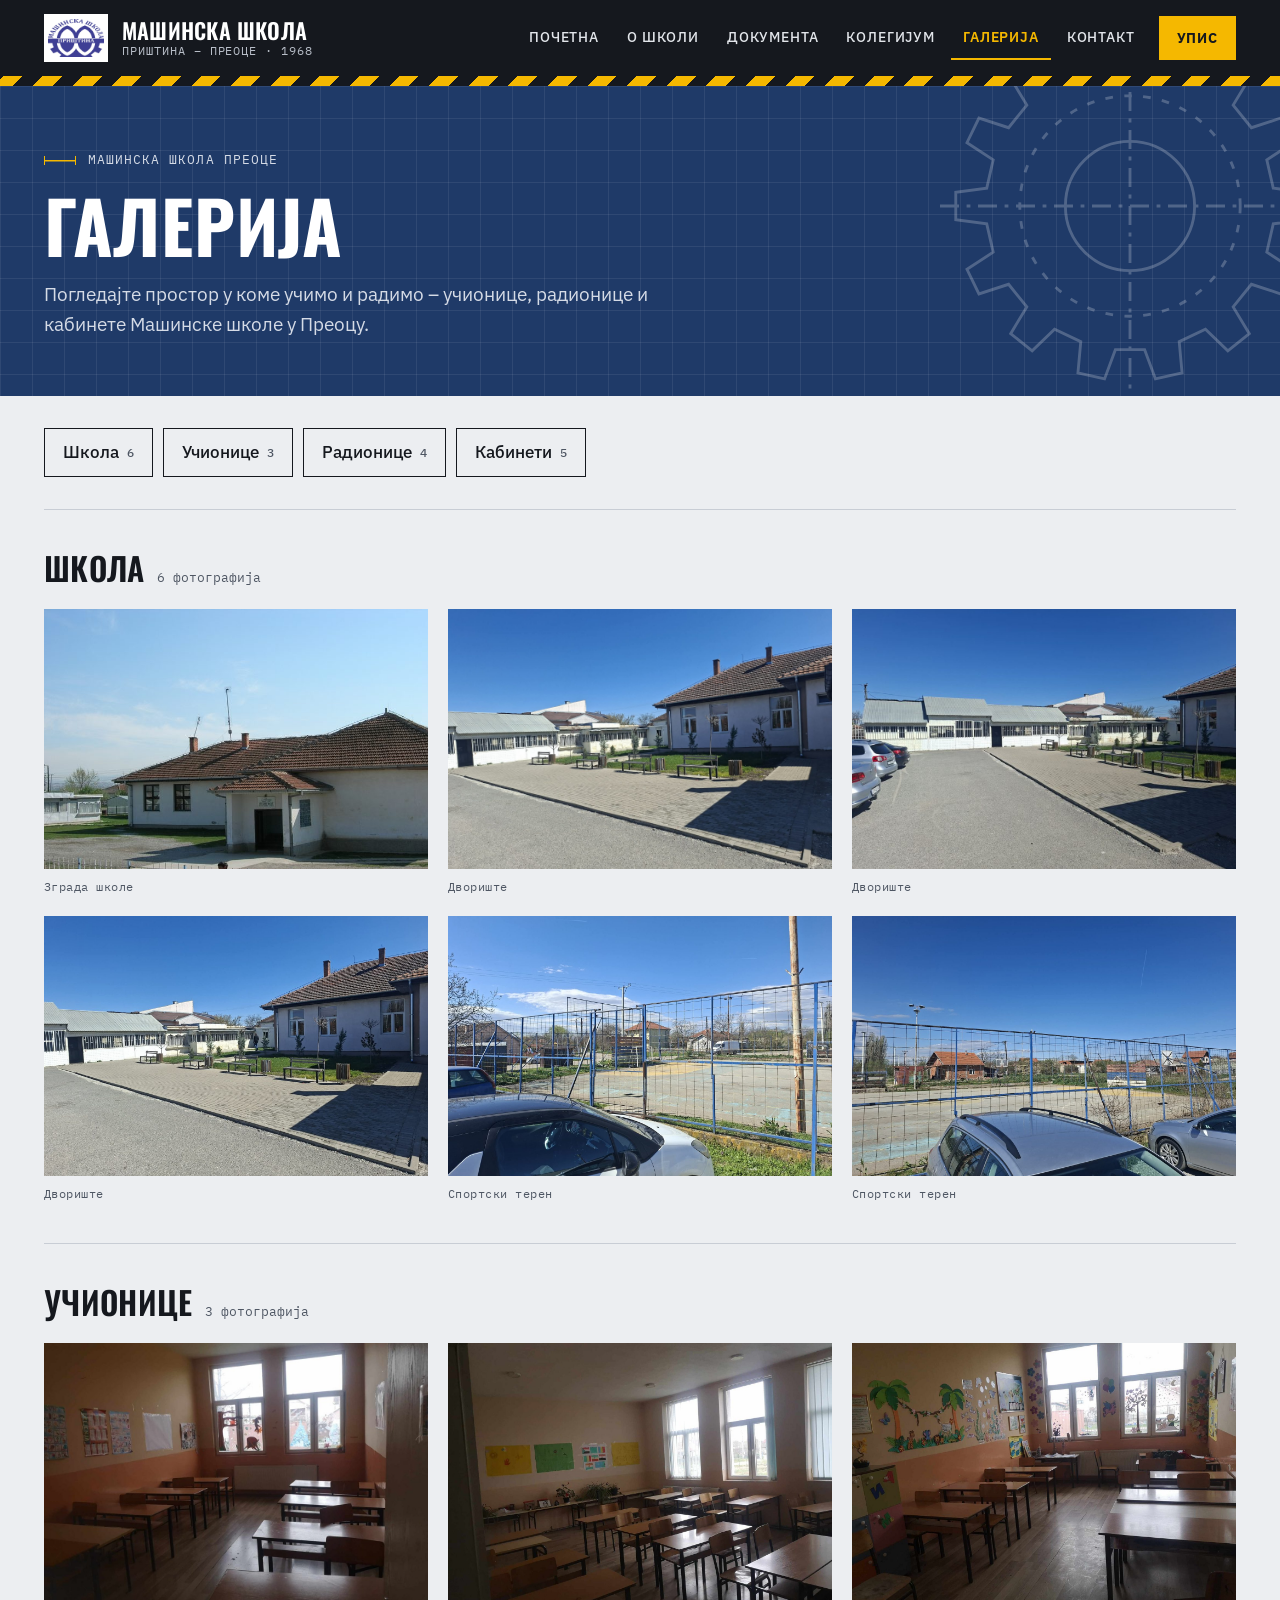
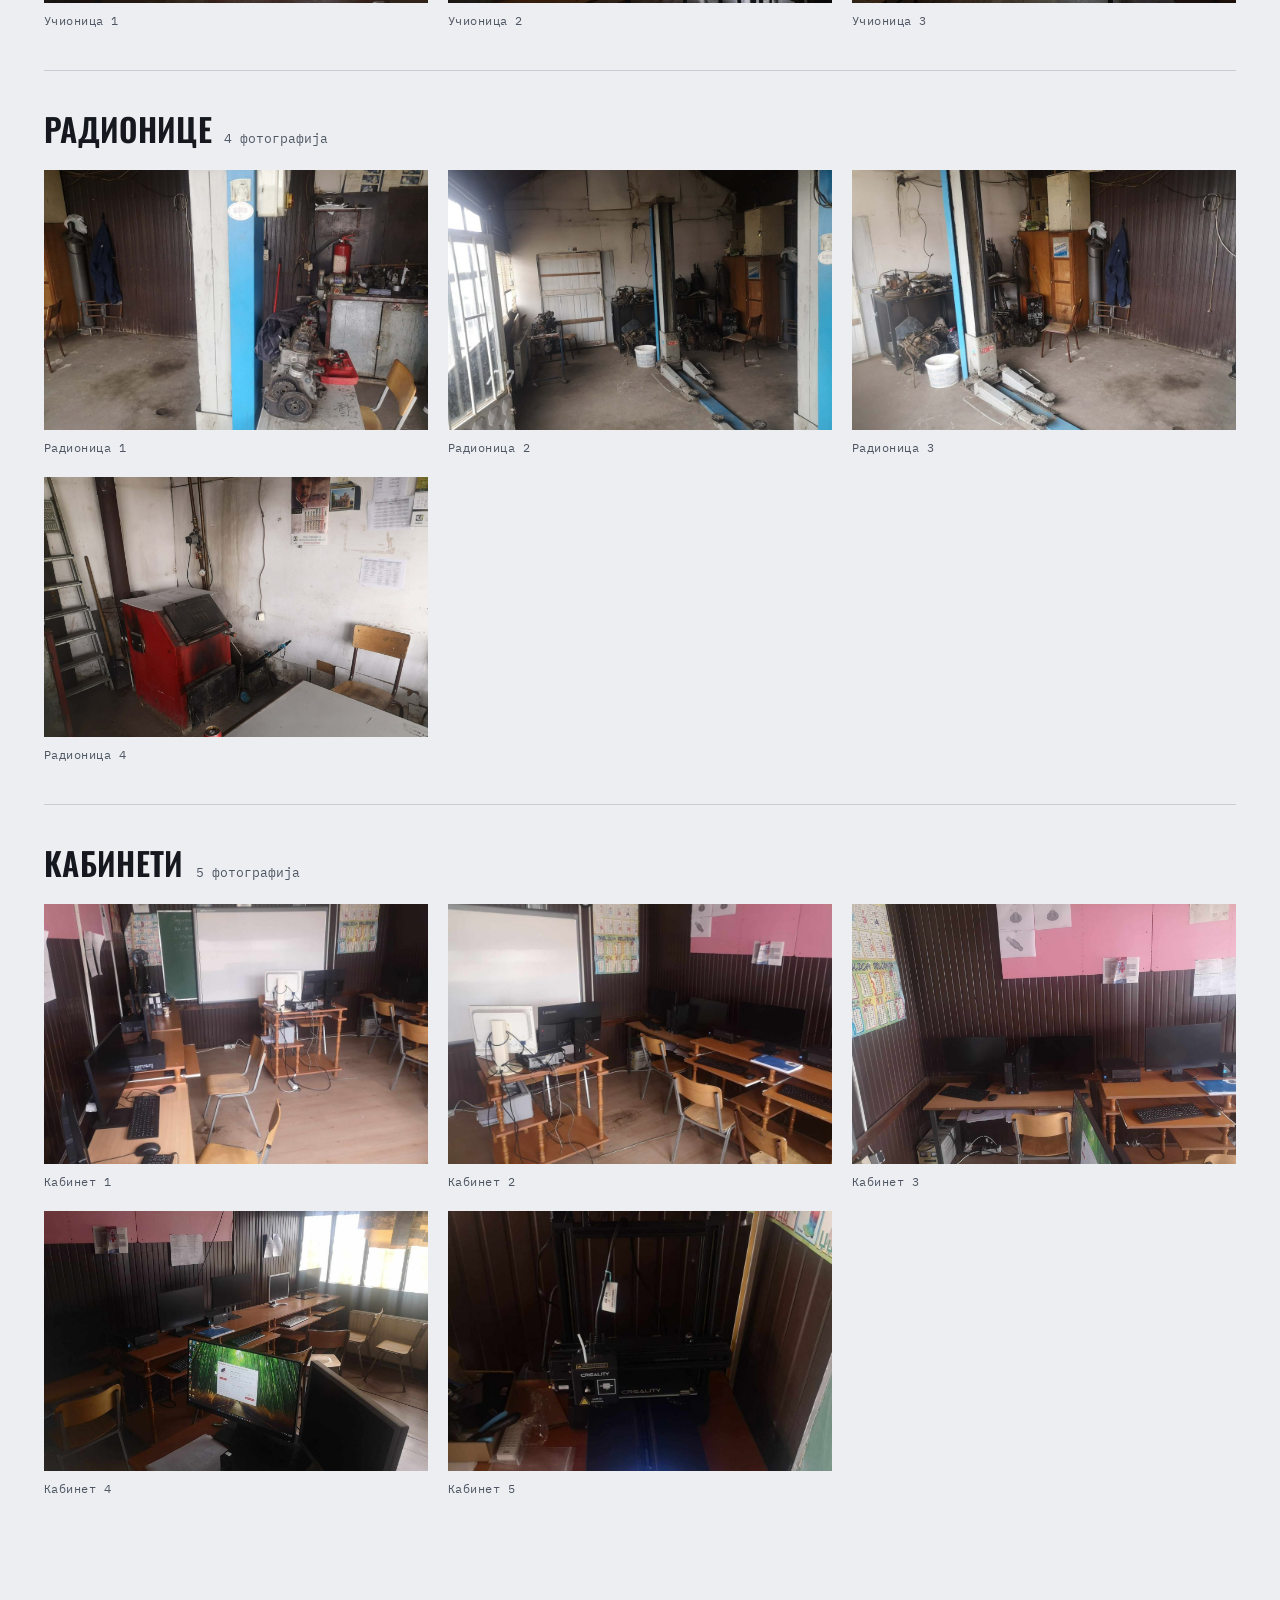
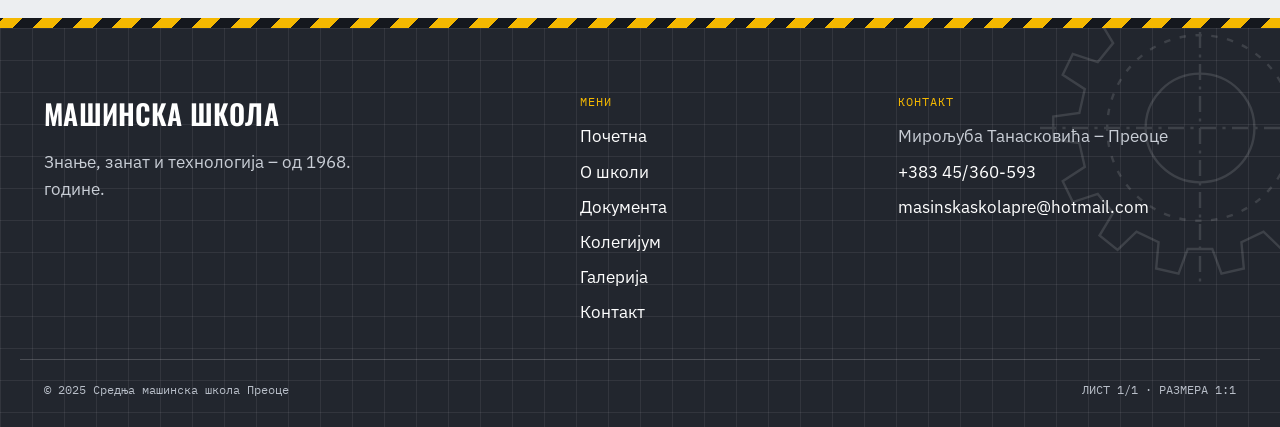
<file: galerija.html>
<!doctype html>
<html lang="sr">
<head>
<meta charset="utf-8">
<meta name="viewport" content="width=device-width, initial-scale=1">
<title>Галерија | Машинска школа Преоце</title>
<link rel="preconnect" href="https://fonts.googleapis.com">
<link rel="preconnect" href="https://fonts.gstatic.com" crossorigin>
<link href="https://fonts.googleapis.com/css2?family=IBM+Plex+Mono:wght@500&amp;family=IBM+Plex+Sans:wght@400;500;600;700&amp;family=Oswald:wght@500;600;700&amp;display=swap" rel="stylesheet">
<link rel="stylesheet" href="css/style.css">
<script src="js/meni.js" defer></script>
</head>
<body>
<div style="font-family: 'IBM Plex Sans', system-ui, sans-serif; color: #15181E; background: #ECEEF1; font-size: 17px; line-height: 1.6; min-height: 100vh">
  <header style="background: #15181E; color: #FFFFFF">
    <div style="max-width: 1240px; margin: 0 auto; padding: 14px 24px; display: flex; flex-wrap: wrap; align-items: center; justify-content: space-between; gap: 12px 32px">
      <a href="index.html" style="display: flex; align-items: center; gap: 14px; text-decoration: none; color: #FFFFFF">
        <img src="images/grb.png" alt="Грб Машинске школе" style="width: 64px; height: 48px; object-fit: contain; background: #FFFFFF; padding: 4px; box-sizing: border-box">
        <span style="display: flex; flex-direction: column; line-height: 1.15">
          <span style="font-family: 'Oswald', 'Arial Narrow', sans-serif; text-transform: uppercase; letter-spacing: 0.01em; font-weight: 600; font-size: 22px">Машинска школа</span>
          <span style="font-family: 'IBM Plex Mono', monospace; font-size: 12px; color: #B8BEC8; letter-spacing: 0.08em; text-transform: uppercase">Приштина – Преоце · 1968</span>
        </span>
      </a>
      <button type="button" class="meni-dugme" aria-expanded="false" aria-controls="glavni-meni" aria-label="Отвори мени"><span></span><span></span><span></span></button>
      <nav id="glavni-meni" aria-label="Главни мени" style="display: flex; flex-wrap: wrap; align-items: center; gap: 4px">
        <a href="index.html" style="padding: 10px 12px; font-weight: 500; font-size: 14px; text-transform: uppercase; letter-spacing: 0.06em; text-decoration: none; color: #E2E5EA; border-bottom: 2px solid transparent">Почетна</a><a href="o-skoli.html" style="padding: 10px 12px; font-weight: 500; font-size: 14px; text-transform: uppercase; letter-spacing: 0.06em; text-decoration: none; color: #E2E5EA; border-bottom: 2px solid transparent">О школи</a><a href="dokumenta.html" style="padding: 10px 12px; font-weight: 500; font-size: 14px; text-transform: uppercase; letter-spacing: 0.06em; text-decoration: none; color: #E2E5EA; border-bottom: 2px solid transparent">Документа</a><a href="kolegijum.html" style="padding: 10px 12px; font-weight: 500; font-size: 14px; text-transform: uppercase; letter-spacing: 0.06em; text-decoration: none; color: #E2E5EA; border-bottom: 2px solid transparent">Колегијум</a><a href="galerija.html" aria-current="page" style="padding: 10px 12px; font-weight: 600; font-size: 14px; text-transform: uppercase; letter-spacing: 0.06em; text-decoration: none; color: #F5B800; border-bottom: 2px solid #F5B800">Галерија</a><a href="kontakt.html" style="padding: 10px 12px; font-weight: 500; font-size: 14px; text-transform: uppercase; letter-spacing: 0.06em; text-decoration: none; color: #E2E5EA; border-bottom: 2px solid transparent">Контакт</a>
        <a href="kontakt.html" style="margin-left: 8px; padding: 11px 18px; min-height: 44px; box-sizing: border-box; display: inline-flex; align-items: center; background: #F5B800; color: #15181E; font-weight: 700; font-size: 14px; text-transform: uppercase; letter-spacing: 0.06em; text-decoration: none">Упис</a>
      </nav>
    </div>
  </header>
  <div aria-hidden="true" style="height: 10px; background-image: repeating-linear-gradient(-45deg, #F5B800 0 14px, #15181E 14px 28px)"></div>
  <section style="background-color: #1F3A68; background-image: linear-gradient(rgba(255,255,255,0.07) 1px, transparent 1px), linear-gradient(90deg, rgba(255,255,255,0.07) 1px, transparent 1px); background-size: 32px 32px; color: #FFFFFF; position: relative; overflow: hidden">
    <svg aria-hidden="true" width="380" height="380" viewBox="0 0 200 200" fill="none" stroke="#FFFFFF" stroke-width="1.5" style="position: absolute; right: -40px; top: -70px; opacity: 0.22; pointer-events: none"><path d="M175.4 90.6 L191.7 92.8 L191.7 107.2 L175.4 109.4 L172.0 124.3 L185.8 133.3 L179.5 146.3 L163.9 141.2 L154.3 153.1 L162.8 167.2 L151.5 176.2 L139.7 164.8 L125.9 171.4 L127.4 187.8 L113.4 191.0 L107.7 175.6 L92.3 175.6 L86.6 191.0 L72.6 187.8 L74.1 171.4 L60.3 164.8 L48.5 176.2 L37.2 167.2 L45.7 153.1 L36.1 141.2 L20.5 146.3 L14.2 133.3 L28.0 124.3 L24.6 109.4 L8.3 107.2 L8.3 92.8 L24.6 90.6 L28.0 75.7 L14.2 66.7 L20.5 53.7 L36.1 58.8 L45.7 46.9 L37.2 32.8 L48.5 23.8 L60.3 35.2 L74.1 28.6 L72.6 12.2 L86.6 9.0 L92.3 24.4 L107.7 24.4 L113.4 9.0 L127.4 12.2 L125.9 28.6 L139.7 35.2 L151.5 23.8 L162.8 32.8 L154.3 46.9 L163.9 58.8 L179.5 53.7 L185.8 66.7 L172.0 75.7 Z"></path><circle cx="100" cy="100" r="34"></circle><circle cx="100" cy="100" r="58" stroke-dasharray="4 6"></circle><path d="M100 0 V200 M0 100 H200" stroke-dasharray="10 4 2 4"></path></svg>
    <div style="max-width: 1240px; margin: 0 auto; padding: 64px 24px 56px; display: flex; flex-direction: column; gap: 18px; position: relative">
      <span style="display: flex; align-items: center; gap: 12px; font-family: 'IBM Plex Mono', monospace; font-size: 13px; letter-spacing: 0.08em; text-transform: uppercase; color: #D5DBE6"><span aria-hidden="true" style="flex: 0 0 32px; height: 9px; border-left: 1.5px solid #F5B800; border-right: 1.5px solid #F5B800; background: linear-gradient(#F5B800, #F5B800) center / 100% 1.5px no-repeat"></span>Машинска школа Преоце</span>
      <h1 style="margin: 0; font-family: 'Oswald', 'Arial Narrow', sans-serif; text-transform: uppercase; letter-spacing: 0.01em; font-size: 72px; line-height: 1; font-weight: 700; color: #FFFFFF">Галерија</h1>
      <p style="margin: 0; font-size: 19px; color: #D5DBE6; max-width: 640px">Погледајте простор у коме учимо и радимо – учионице, радионице и кабинете Машинске школе у Преоцу.</p>
    </div>
  </section>
  <section style="max-width: 1240px; margin: 0 auto; padding: 32px 24px 80px">
    <nav aria-label="Категорије галерије" style="display: flex; flex-wrap: wrap; gap: 10px; margin-bottom: 32px">
      <a href="#skola" style="display: inline-flex; align-items: center; gap: 8px; min-height: 44px; box-sizing: border-box; padding: 10px 18px; border: 1px solid #15181E; border-radius: 0; color: #15181E; font-weight: 500; text-decoration: none">Школа <span style="font-family: 'IBM Plex Mono', monospace; font-size: 12px; color: #4E5663">6</span></a><a href="#ucionice" style="display: inline-flex; align-items: center; gap: 8px; min-height: 44px; box-sizing: border-box; padding: 10px 18px; border: 1px solid #15181E; border-radius: 0; color: #15181E; font-weight: 500; text-decoration: none">Учионице <span style="font-family: 'IBM Plex Mono', monospace; font-size: 12px; color: #4E5663">3</span></a><a href="#radionice" style="display: inline-flex; align-items: center; gap: 8px; min-height: 44px; box-sizing: border-box; padding: 10px 18px; border: 1px solid #15181E; border-radius: 0; color: #15181E; font-weight: 500; text-decoration: none">Радионице <span style="font-family: 'IBM Plex Mono', monospace; font-size: 12px; color: #4E5663">4</span></a><a href="#kabineti" style="display: inline-flex; align-items: center; gap: 8px; min-height: 44px; box-sizing: border-box; padding: 10px 18px; border: 1px solid #15181E; border-radius: 0; color: #15181E; font-weight: 500; text-decoration: none">Кабинети <span style="font-family: 'IBM Plex Mono', monospace; font-size: 12px; color: #4E5663">5</span></a>
    </nav>
    <div id="skola" style="padding: 40px 0; border-top: 1px solid #C8CDD5">
      <div style="display: flex; align-items: baseline; gap: 12px; margin-bottom: 20px">
        <h2 style="margin: 0; font-family: 'Oswald', 'Arial Narrow', sans-serif; text-transform: uppercase; letter-spacing: 0.01em; font-weight: 600; font-size: 32px; line-height: 1.1">Школа</h2>
        <span style="font-family: 'IBM Plex Mono', monospace; font-size: 13px; color: #4E5663">6 фотографија</span>
      </div>
      <div style="display: grid; grid-template-columns: repeat(auto-fill, minmax(300px, 1fr)); gap: 20px">
        <figure style="margin: 0; display: flex; flex-direction: column; gap: 8px">
            <a href="images/skola.jpg" style="display: block"><img src="images/skola.jpg" alt="Зграда школе" style="width: 100%; height: 260px; object-fit: cover; display: block; border-radius: 0"></a>
            <figcaption style="font-family: 'IBM Plex Mono', monospace; font-size: 12px; color: #4E5663; letter-spacing: 0.04em">Зграда школе</figcaption>
          </figure><figure style="margin: 0; display: flex; flex-direction: column; gap: 8px">
            <a href="images/hero.jpg" style="display: block"><img src="images/hero.jpg" alt="Двориште" style="width: 100%; height: 260px; object-fit: cover; display: block; border-radius: 0"></a>
            <figcaption style="font-family: 'IBM Plex Mono', monospace; font-size: 12px; color: #4E5663; letter-spacing: 0.04em">Двориште</figcaption>
          </figure><figure style="margin: 0; display: flex; flex-direction: column; gap: 8px">
            <a href="images/dvoriste.jpg" style="display: block"><img src="images/dvoriste.jpg" alt="Двориште" style="width: 100%; height: 260px; object-fit: cover; display: block; border-radius: 0"></a>
            <figcaption style="font-family: 'IBM Plex Mono', monospace; font-size: 12px; color: #4E5663; letter-spacing: 0.04em">Двориште</figcaption>
          </figure><figure style="margin: 0; display: flex; flex-direction: column; gap: 8px">
            <a href="images/dvoriste2.jpg" style="display: block"><img src="images/dvoriste2.jpg" alt="Двориште" style="width: 100%; height: 260px; object-fit: cover; display: block; border-radius: 0"></a>
            <figcaption style="font-family: 'IBM Plex Mono', monospace; font-size: 12px; color: #4E5663; letter-spacing: 0.04em">Двориште</figcaption>
          </figure><figure style="margin: 0; display: flex; flex-direction: column; gap: 8px">
            <a href="images/teren.jpg" style="display: block"><img src="images/teren.jpg" alt="Спортски терен" style="width: 100%; height: 260px; object-fit: cover; display: block; border-radius: 0"></a>
            <figcaption style="font-family: 'IBM Plex Mono', monospace; font-size: 12px; color: #4E5663; letter-spacing: 0.04em">Спортски терен</figcaption>
          </figure><figure style="margin: 0; display: flex; flex-direction: column; gap: 8px">
            <a href="images/teren2.jpg" style="display: block"><img src="images/teren2.jpg" alt="Спортски терен" style="width: 100%; height: 260px; object-fit: cover; display: block; border-radius: 0"></a>
            <figcaption style="font-family: 'IBM Plex Mono', monospace; font-size: 12px; color: #4E5663; letter-spacing: 0.04em">Спортски терен</figcaption>
          </figure>
      </div>
    </div><div id="ucionice" style="padding: 40px 0; border-top: 1px solid #C8CDD5">
      <div style="display: flex; align-items: baseline; gap: 12px; margin-bottom: 20px">
        <h2 style="margin: 0; font-family: 'Oswald', 'Arial Narrow', sans-serif; text-transform: uppercase; letter-spacing: 0.01em; font-weight: 600; font-size: 32px; line-height: 1.1">Учионице</h2>
        <span style="font-family: 'IBM Plex Mono', monospace; font-size: 13px; color: #4E5663">3 фотографија</span>
      </div>
      <div style="display: grid; grid-template-columns: repeat(auto-fill, minmax(300px, 1fr)); gap: 20px">
        <figure style="margin: 0; display: flex; flex-direction: column; gap: 8px">
            <a href="images/ucionica.jpg" style="display: block"><img src="images/ucionica.jpg" alt="Учионица 1" style="width: 100%; height: 260px; object-fit: cover; display: block; border-radius: 0"></a>
            <figcaption style="font-family: 'IBM Plex Mono', monospace; font-size: 12px; color: #4E5663; letter-spacing: 0.04em">Учионица 1</figcaption>
          </figure><figure style="margin: 0; display: flex; flex-direction: column; gap: 8px">
            <a href="images/ucionica2.jpg" style="display: block"><img src="images/ucionica2.jpg" alt="Учионица 2" style="width: 100%; height: 260px; object-fit: cover; display: block; border-radius: 0"></a>
            <figcaption style="font-family: 'IBM Plex Mono', monospace; font-size: 12px; color: #4E5663; letter-spacing: 0.04em">Учионица 2</figcaption>
          </figure><figure style="margin: 0; display: flex; flex-direction: column; gap: 8px">
            <a href="images/ucionica3.jpg" style="display: block"><img src="images/ucionica3.jpg" alt="Учионица 3" style="width: 100%; height: 260px; object-fit: cover; display: block; border-radius: 0"></a>
            <figcaption style="font-family: 'IBM Plex Mono', monospace; font-size: 12px; color: #4E5663; letter-spacing: 0.04em">Учионица 3</figcaption>
          </figure>
      </div>
    </div><div id="radionice" style="padding: 40px 0; border-top: 1px solid #C8CDD5">
      <div style="display: flex; align-items: baseline; gap: 12px; margin-bottom: 20px">
        <h2 style="margin: 0; font-family: 'Oswald', 'Arial Narrow', sans-serif; text-transform: uppercase; letter-spacing: 0.01em; font-weight: 600; font-size: 32px; line-height: 1.1">Радионице</h2>
        <span style="font-family: 'IBM Plex Mono', monospace; font-size: 13px; color: #4E5663">4 фотографија</span>
      </div>
      <div style="display: grid; grid-template-columns: repeat(auto-fill, minmax(300px, 1fr)); gap: 20px">
        <figure style="margin: 0; display: flex; flex-direction: column; gap: 8px">
            <a href="images/radionica1.jpg" style="display: block"><img src="images/radionica1.jpg" alt="Радионица 1" style="width: 100%; height: 260px; object-fit: cover; display: block; border-radius: 0"></a>
            <figcaption style="font-family: 'IBM Plex Mono', monospace; font-size: 12px; color: #4E5663; letter-spacing: 0.04em">Радионица 1</figcaption>
          </figure><figure style="margin: 0; display: flex; flex-direction: column; gap: 8px">
            <a href="images/radionica2.jpg" style="display: block"><img src="images/radionica2.jpg" alt="Радионица 2" style="width: 100%; height: 260px; object-fit: cover; display: block; border-radius: 0"></a>
            <figcaption style="font-family: 'IBM Plex Mono', monospace; font-size: 12px; color: #4E5663; letter-spacing: 0.04em">Радионица 2</figcaption>
          </figure><figure style="margin: 0; display: flex; flex-direction: column; gap: 8px">
            <a href="images/radionica3.jpg" style="display: block"><img src="images/radionica3.jpg" alt="Радионица 3" style="width: 100%; height: 260px; object-fit: cover; display: block; border-radius: 0"></a>
            <figcaption style="font-family: 'IBM Plex Mono', monospace; font-size: 12px; color: #4E5663; letter-spacing: 0.04em">Радионица 3</figcaption>
          </figure><figure style="margin: 0; display: flex; flex-direction: column; gap: 8px">
            <a href="images/radionica4.jpg" style="display: block"><img src="images/radionica4.jpg" alt="Радионица 4" style="width: 100%; height: 260px; object-fit: cover; display: block; border-radius: 0"></a>
            <figcaption style="font-family: 'IBM Plex Mono', monospace; font-size: 12px; color: #4E5663; letter-spacing: 0.04em">Радионица 4</figcaption>
          </figure>
      </div>
    </div><div id="kabineti" style="padding: 40px 0; border-top: 1px solid #C8CDD5">
      <div style="display: flex; align-items: baseline; gap: 12px; margin-bottom: 20px">
        <h2 style="margin: 0; font-family: 'Oswald', 'Arial Narrow', sans-serif; text-transform: uppercase; letter-spacing: 0.01em; font-weight: 600; font-size: 32px; line-height: 1.1">Кабинети</h2>
        <span style="font-family: 'IBM Plex Mono', monospace; font-size: 13px; color: #4E5663">5 фотографија</span>
      </div>
      <div style="display: grid; grid-template-columns: repeat(auto-fill, minmax(300px, 1fr)); gap: 20px">
        <figure style="margin: 0; display: flex; flex-direction: column; gap: 8px">
            <a href="images/kabinet.jpg" style="display: block"><img src="images/kabinet.jpg" alt="Кабинет 1" style="width: 100%; height: 260px; object-fit: cover; display: block; border-radius: 0"></a>
            <figcaption style="font-family: 'IBM Plex Mono', monospace; font-size: 12px; color: #4E5663; letter-spacing: 0.04em">Кабинет 1</figcaption>
          </figure><figure style="margin: 0; display: flex; flex-direction: column; gap: 8px">
            <a href="images/kabinet3.jpg" style="display: block"><img src="images/kabinet3.jpg" alt="Кабинет 2" style="width: 100%; height: 260px; object-fit: cover; display: block; border-radius: 0"></a>
            <figcaption style="font-family: 'IBM Plex Mono', monospace; font-size: 12px; color: #4E5663; letter-spacing: 0.04em">Кабинет 2</figcaption>
          </figure><figure style="margin: 0; display: flex; flex-direction: column; gap: 8px">
            <a href="images/kabinet4.jpg" style="display: block"><img src="images/kabinet4.jpg" alt="Кабинет 3" style="width: 100%; height: 260px; object-fit: cover; display: block; border-radius: 0"></a>
            <figcaption style="font-family: 'IBM Plex Mono', monospace; font-size: 12px; color: #4E5663; letter-spacing: 0.04em">Кабинет 3</figcaption>
          </figure><figure style="margin: 0; display: flex; flex-direction: column; gap: 8px">
            <a href="images/kabinet5.jpg" style="display: block"><img src="images/kabinet5.jpg" alt="Кабинет 4" style="width: 100%; height: 260px; object-fit: cover; display: block; border-radius: 0"></a>
            <figcaption style="font-family: 'IBM Plex Mono', monospace; font-size: 12px; color: #4E5663; letter-spacing: 0.04em">Кабинет 4</figcaption>
          </figure><figure style="margin: 0; display: flex; flex-direction: column; gap: 8px">
            <a href="images/kabinet2.jpg" style="display: block"><img src="images/kabinet2.jpg" alt="Кабинет 5" style="width: 100%; height: 260px; object-fit: cover; display: block; border-radius: 0"></a>
            <figcaption style="font-family: 'IBM Plex Mono', monospace; font-size: 12px; color: #4E5663; letter-spacing: 0.04em">Кабинет 5</figcaption>
          </figure>
      </div>
    </div>
  </section>
  <div aria-hidden="true" style="height: 10px; background-image: repeating-linear-gradient(-45deg, #F5B800 0 14px, #15181E 14px 28px)"></div>
  <footer style="background-color: #22262E; background-image: linear-gradient(rgba(255,255,255,0.07) 1px, transparent 1px), linear-gradient(90deg, rgba(255,255,255,0.07) 1px, transparent 1px); background-size: 32px 32px; color: #C9CED6; position: relative; overflow: hidden">
    <svg aria-hidden="true" width="320" height="320" viewBox="0 0 200 200" fill="none" stroke="#FFFFFF" stroke-width="1.5" style="position: absolute; right: -80px; top: -60px; opacity: 0.12; pointer-events: none"><path d="M175.4 90.6 L191.7 92.8 L191.7 107.2 L175.4 109.4 L172.0 124.3 L185.8 133.3 L179.5 146.3 L163.9 141.2 L154.3 153.1 L162.8 167.2 L151.5 176.2 L139.7 164.8 L125.9 171.4 L127.4 187.8 L113.4 191.0 L107.7 175.6 L92.3 175.6 L86.6 191.0 L72.6 187.8 L74.1 171.4 L60.3 164.8 L48.5 176.2 L37.2 167.2 L45.7 153.1 L36.1 141.2 L20.5 146.3 L14.2 133.3 L28.0 124.3 L24.6 109.4 L8.3 107.2 L8.3 92.8 L24.6 90.6 L28.0 75.7 L14.2 66.7 L20.5 53.7 L36.1 58.8 L45.7 46.9 L37.2 32.8 L48.5 23.8 L60.3 35.2 L74.1 28.6 L72.6 12.2 L86.6 9.0 L92.3 24.4 L107.7 24.4 L113.4 9.0 L127.4 12.2 L125.9 28.6 L139.7 35.2 L151.5 23.8 L162.8 32.8 L154.3 46.9 L163.9 58.8 L179.5 53.7 L185.8 66.7 L172.0 75.7 Z"></path><circle cx="100" cy="100" r="34"></circle><circle cx="100" cy="100" r="58" stroke-dasharray="4 6"></circle><path d="M100 0 V200 M0 100 H200" stroke-dasharray="10 4 2 4"></path></svg>
    <div style="max-width: 1240px; margin: 0 auto; padding: 64px 24px 32px; display: flex; flex-wrap: wrap; gap: 40px; position: relative">
      <div style="flex: 2 1 300px; min-width: 0; display: flex; flex-direction: column; gap: 12px">
        <span style="font-family: 'Oswald', 'Arial Narrow', sans-serif; text-transform: uppercase; letter-spacing: 0.01em; font-weight: 600; font-size: 28px; color: #FFFFFF">Машинска школа</span>
        <span style="max-width: 320px">Знање, занат и технологија – од 1968. године.</span>
      </div>
      <nav aria-label="Мени у подножју" style="flex: 1 1 180px; min-width: 0; display: flex; flex-direction: column; gap: 8px">
        <span style="font-family: 'IBM Plex Mono', monospace; font-size: 12px; text-transform: uppercase; letter-spacing: 0.08em; color: #F5B800; margin-bottom: 4px">Мени</span>
        <a href="index.html" style="color: #FFFFFF; text-decoration: none">Почетна</a><a href="o-skoli.html" style="color: #FFFFFF; text-decoration: none">О школи</a><a href="dokumenta.html" style="color: #FFFFFF; text-decoration: none">Документа</a><a href="kolegijum.html" style="color: #FFFFFF; text-decoration: none">Колегијум</a><a href="galerija.html" style="color: #FFFFFF; text-decoration: none">Галерија</a><a href="kontakt.html" style="color: #FFFFFF; text-decoration: none">Контакт</a>
      </nav>
      <div style="flex: 1 1 240px; min-width: 0; display: flex; flex-direction: column; gap: 8px">
        <span style="font-family: 'IBM Plex Mono', monospace; font-size: 12px; text-transform: uppercase; letter-spacing: 0.08em; color: #F5B800; margin-bottom: 4px">Контакт</span>
        <span>Мирољуба Танасковића – Преоце</span>
        <a href="tel:+38345360593" style="color: #FFFFFF; text-decoration: none">+383 45/360-593</a>
        <a href="mailto:masinskaskolapre@hotmail.com" style="color: #FFFFFF; text-decoration: none; overflow-wrap: anywhere">masinskaskolapre@hotmail.com</a>
      </div>
    </div>
    <div style="max-width: 1240px; margin: 0 auto; padding: 20px 24px 28px; border-top: 1px solid rgba(255,255,255,0.18); font-family: 'IBM Plex Mono', monospace; font-size: 12px; color: #B8BEC8; display: flex; flex-wrap: wrap; justify-content: space-between; gap: 8px; position: relative">
      <span>© 2025 Средња машинска школа Преоце</span><span>ЛИСТ 1/1 · РАЗМЕРА 1:1</span>
    </div>
  </footer>
</div>
</body>
</html>
</file>
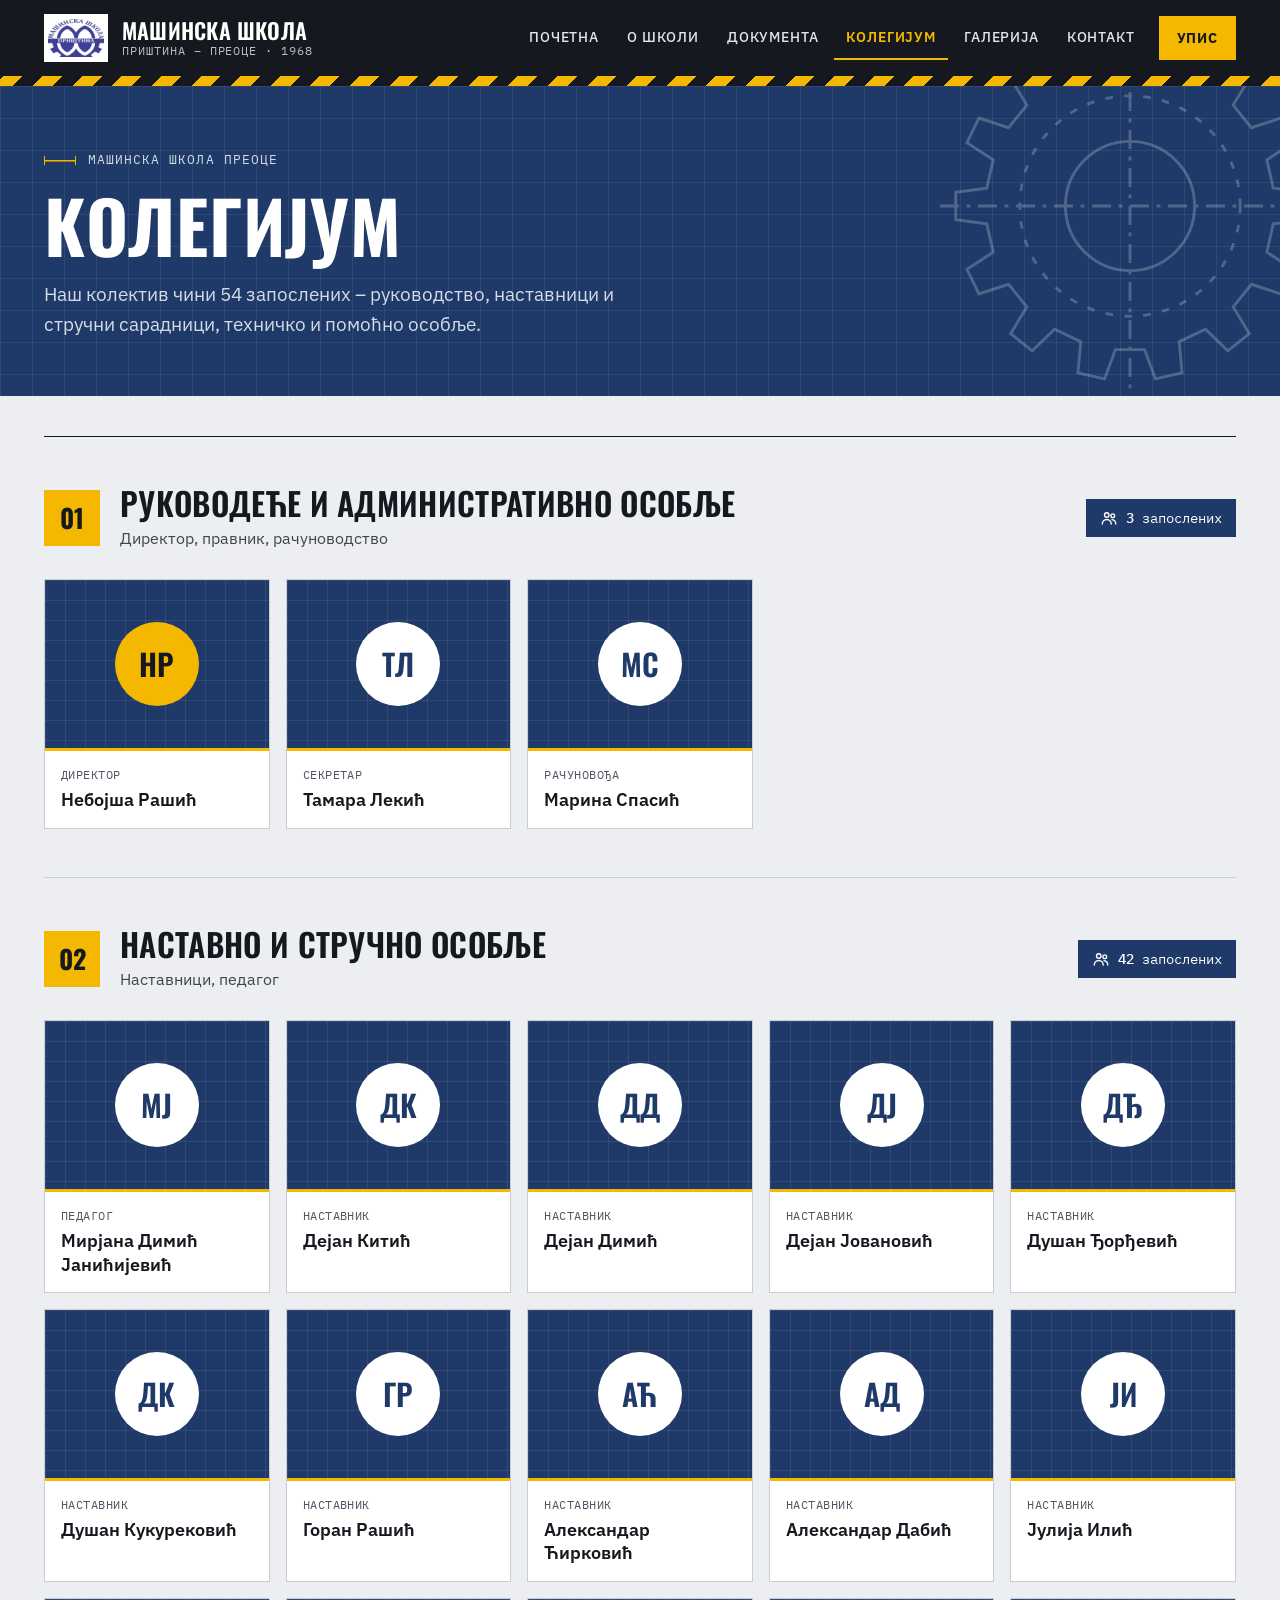
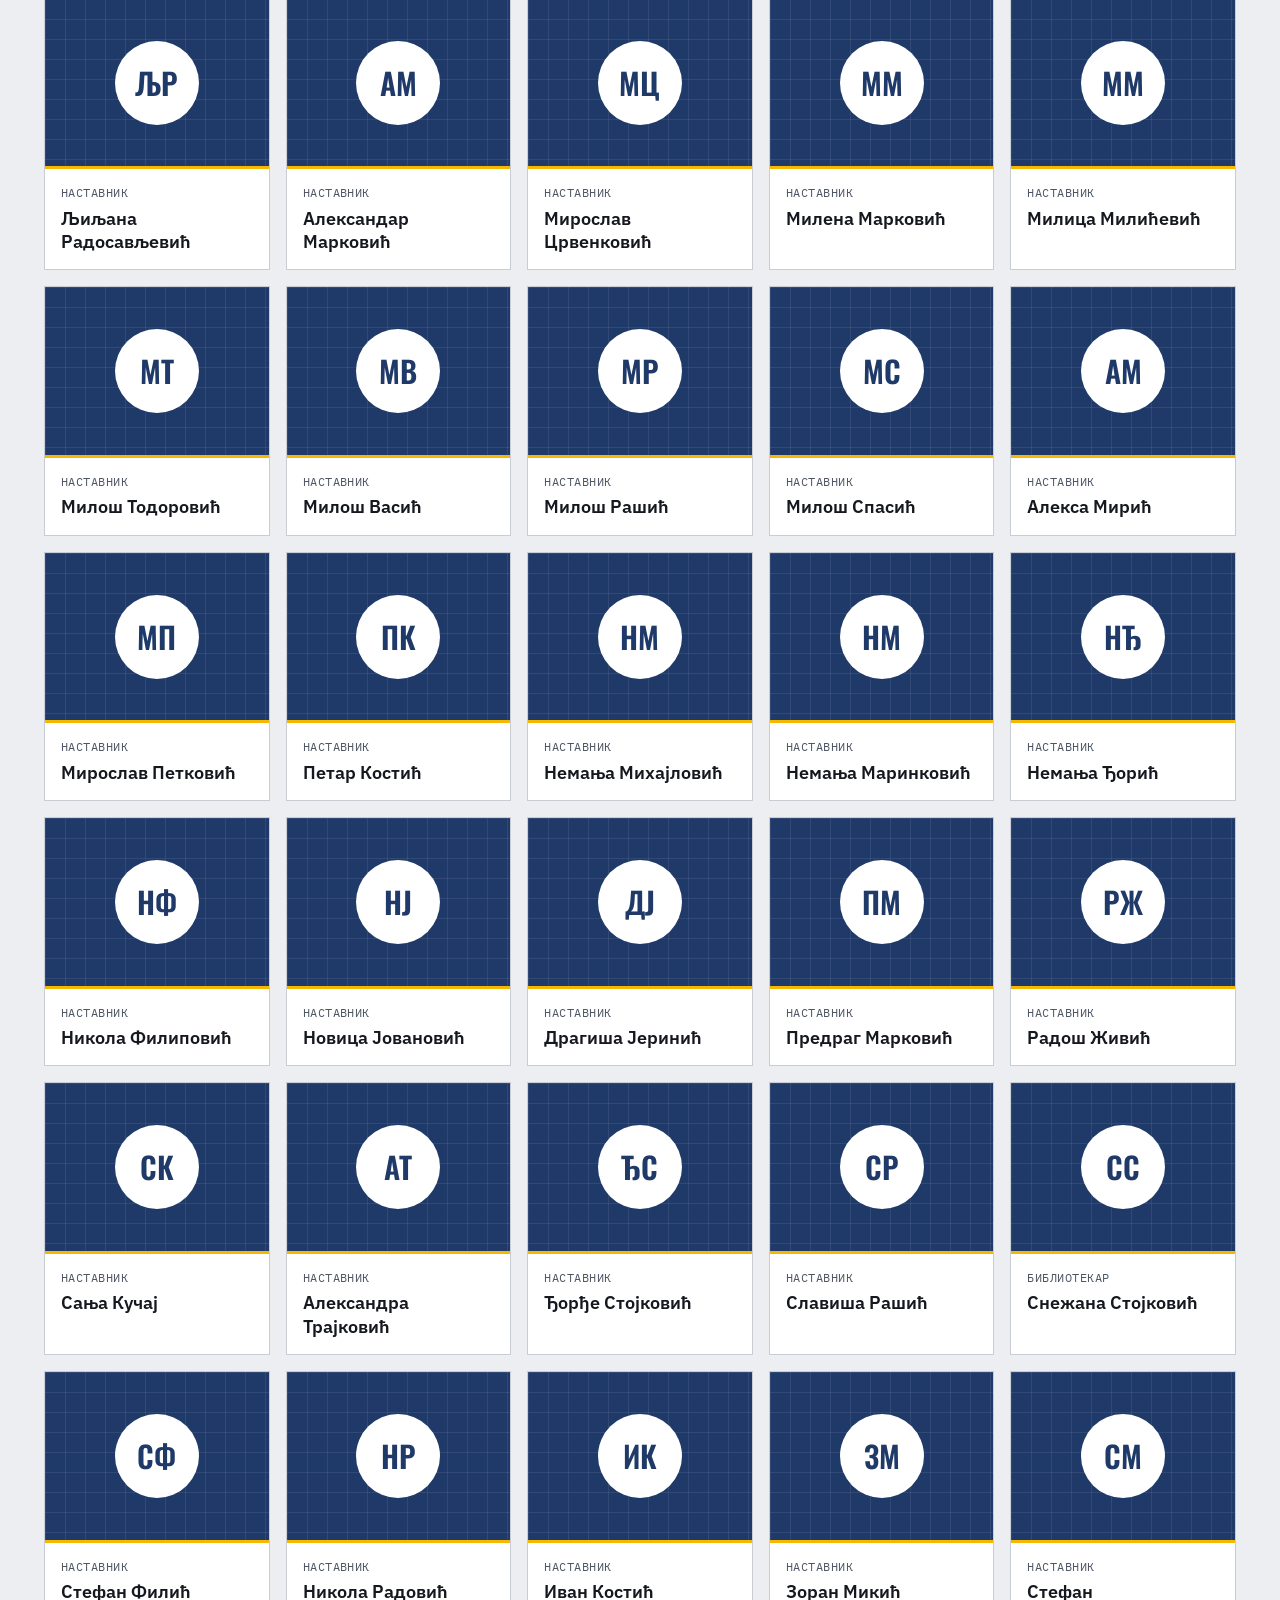
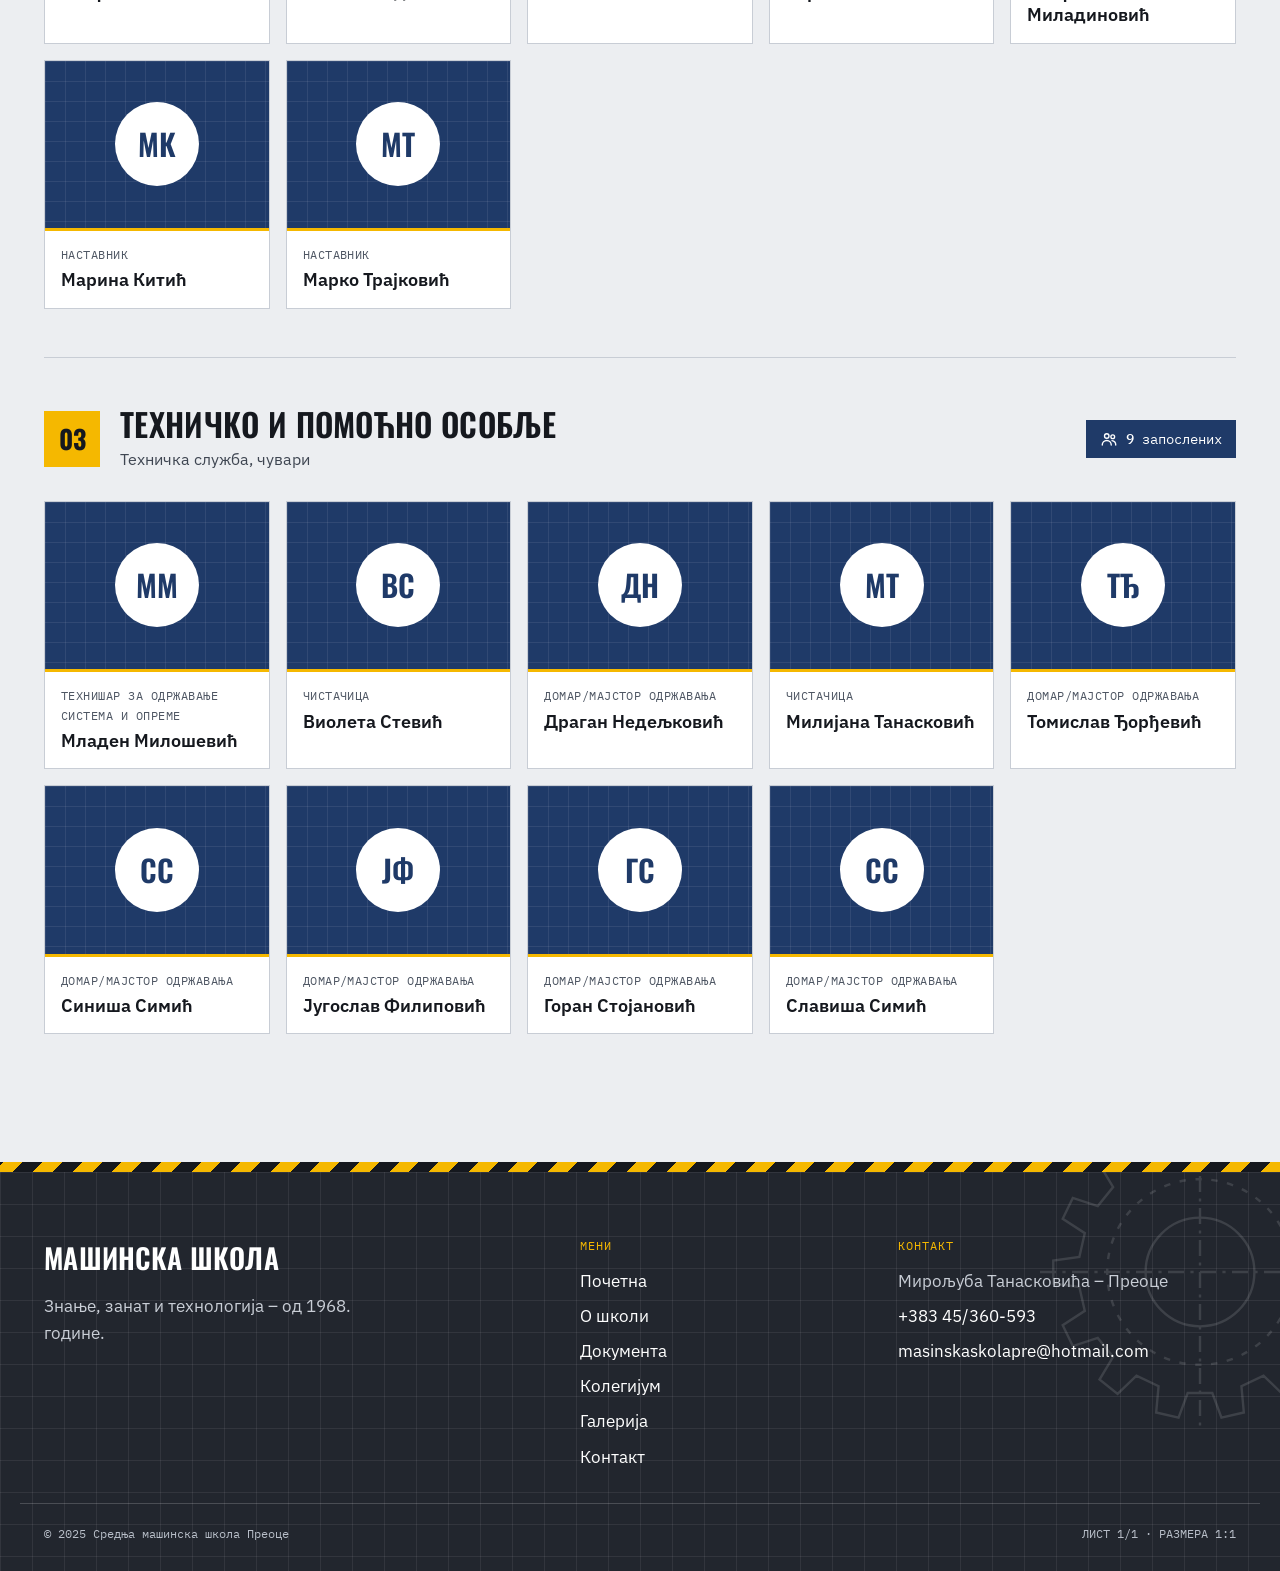
<file: kolegijum.html>
<!doctype html>
<html lang="sr">
<head>
<meta charset="utf-8">
<meta name="viewport" content="width=device-width, initial-scale=1">
<title>Колегијум | Машинска школа Преоце</title>
<link rel="preconnect" href="https://fonts.googleapis.com">
<link rel="preconnect" href="https://fonts.gstatic.com" crossorigin>
<link href="https://fonts.googleapis.com/css2?family=IBM+Plex+Mono:wght@500&amp;family=IBM+Plex+Sans:wght@400;500;600;700&amp;family=Oswald:wght@500;600;700&amp;display=swap" rel="stylesheet">
<link rel="stylesheet" href="css/style.css">
<script src="js/meni.js" defer></script>
</head>
<body>
<div style="font-family: 'IBM Plex Sans', system-ui, sans-serif; color: #15181E; background: #ECEEF1; font-size: 17px; line-height: 1.6; min-height: 100vh">
  <header style="background: #15181E; color: #FFFFFF">
    <div style="max-width: 1240px; margin: 0 auto; padding: 14px 24px; display: flex; flex-wrap: wrap; align-items: center; justify-content: space-between; gap: 12px 32px">
      <a href="index.html" style="display: flex; align-items: center; gap: 14px; text-decoration: none; color: #FFFFFF">
        <img src="images/grb.png" alt="Грб Машинске школе" style="width: 64px; height: 48px; object-fit: contain; background: #FFFFFF; padding: 4px; box-sizing: border-box">
        <span style="display: flex; flex-direction: column; line-height: 1.15">
          <span style="font-family: 'Oswald', 'Arial Narrow', sans-serif; text-transform: uppercase; letter-spacing: 0.01em; font-weight: 600; font-size: 22px">Машинска школа</span>
          <span style="font-family: 'IBM Plex Mono', monospace; font-size: 12px; color: #B8BEC8; letter-spacing: 0.08em; text-transform: uppercase">Приштина – Преоце · 1968</span>
        </span>
      </a>
      <button type="button" class="meni-dugme" aria-expanded="false" aria-controls="glavni-meni" aria-label="Отвори мени"><span></span><span></span><span></span></button>
      <nav id="glavni-meni" aria-label="Главни мени" style="display: flex; flex-wrap: wrap; align-items: center; gap: 4px">
        <a href="index.html" style="padding: 10px 12px; font-weight: 500; font-size: 14px; text-transform: uppercase; letter-spacing: 0.06em; text-decoration: none; color: #E2E5EA; border-bottom: 2px solid transparent">Почетна</a><a href="o-skoli.html" style="padding: 10px 12px; font-weight: 500; font-size: 14px; text-transform: uppercase; letter-spacing: 0.06em; text-decoration: none; color: #E2E5EA; border-bottom: 2px solid transparent">О школи</a><a href="dokumenta.html" style="padding: 10px 12px; font-weight: 500; font-size: 14px; text-transform: uppercase; letter-spacing: 0.06em; text-decoration: none; color: #E2E5EA; border-bottom: 2px solid transparent">Документа</a><a href="kolegijum.html" aria-current="page" style="padding: 10px 12px; font-weight: 600; font-size: 14px; text-transform: uppercase; letter-spacing: 0.06em; text-decoration: none; color: #F5B800; border-bottom: 2px solid #F5B800">Колегијум</a><a href="galerija.html" style="padding: 10px 12px; font-weight: 500; font-size: 14px; text-transform: uppercase; letter-spacing: 0.06em; text-decoration: none; color: #E2E5EA; border-bottom: 2px solid transparent">Галерија</a><a href="kontakt.html" style="padding: 10px 12px; font-weight: 500; font-size: 14px; text-transform: uppercase; letter-spacing: 0.06em; text-decoration: none; color: #E2E5EA; border-bottom: 2px solid transparent">Контакт</a>
        <a href="kontakt.html" style="margin-left: 8px; padding: 11px 18px; min-height: 44px; box-sizing: border-box; display: inline-flex; align-items: center; background: #F5B800; color: #15181E; font-weight: 700; font-size: 14px; text-transform: uppercase; letter-spacing: 0.06em; text-decoration: none">Упис</a>
      </nav>
    </div>
  </header>
  <div aria-hidden="true" style="height: 10px; background-image: repeating-linear-gradient(-45deg, #F5B800 0 14px, #15181E 14px 28px)"></div>
  <section style="background-color: #1F3A68; background-image: linear-gradient(rgba(255,255,255,0.07) 1px, transparent 1px), linear-gradient(90deg, rgba(255,255,255,0.07) 1px, transparent 1px); background-size: 32px 32px; color: #FFFFFF; position: relative; overflow: hidden">
    <svg aria-hidden="true" width="380" height="380" viewBox="0 0 200 200" fill="none" stroke="#FFFFFF" stroke-width="1.5" style="position: absolute; right: -40px; top: -70px; opacity: 0.22; pointer-events: none"><path d="M175.4 90.6 L191.7 92.8 L191.7 107.2 L175.4 109.4 L172.0 124.3 L185.8 133.3 L179.5 146.3 L163.9 141.2 L154.3 153.1 L162.8 167.2 L151.5 176.2 L139.7 164.8 L125.9 171.4 L127.4 187.8 L113.4 191.0 L107.7 175.6 L92.3 175.6 L86.6 191.0 L72.6 187.8 L74.1 171.4 L60.3 164.8 L48.5 176.2 L37.2 167.2 L45.7 153.1 L36.1 141.2 L20.5 146.3 L14.2 133.3 L28.0 124.3 L24.6 109.4 L8.3 107.2 L8.3 92.8 L24.6 90.6 L28.0 75.7 L14.2 66.7 L20.5 53.7 L36.1 58.8 L45.7 46.9 L37.2 32.8 L48.5 23.8 L60.3 35.2 L74.1 28.6 L72.6 12.2 L86.6 9.0 L92.3 24.4 L107.7 24.4 L113.4 9.0 L127.4 12.2 L125.9 28.6 L139.7 35.2 L151.5 23.8 L162.8 32.8 L154.3 46.9 L163.9 58.8 L179.5 53.7 L185.8 66.7 L172.0 75.7 Z"></path><circle cx="100" cy="100" r="34"></circle><circle cx="100" cy="100" r="58" stroke-dasharray="4 6"></circle><path d="M100 0 V200 M0 100 H200" stroke-dasharray="10 4 2 4"></path></svg>
    <div style="max-width: 1240px; margin: 0 auto; padding: 64px 24px 56px; display: flex; flex-direction: column; gap: 18px; position: relative">
      <span style="display: flex; align-items: center; gap: 12px; font-family: 'IBM Plex Mono', monospace; font-size: 13px; letter-spacing: 0.08em; text-transform: uppercase; color: #D5DBE6"><span aria-hidden="true" style="flex: 0 0 32px; height: 9px; border-left: 1.5px solid #F5B800; border-right: 1.5px solid #F5B800; background: linear-gradient(#F5B800, #F5B800) center / 100% 1.5px no-repeat"></span>Машинска школа Преоце</span>
      <h1 style="margin: 0; font-family: 'Oswald', 'Arial Narrow', sans-serif; text-transform: uppercase; letter-spacing: 0.01em; font-size: 72px; line-height: 1; font-weight: 700; color: #FFFFFF">Колегијум</h1>
      <p style="margin: 0; font-size: 19px; color: #D5DBE6; max-width: 640px">Наш колектив чини 54 запослених – руководство, наставници и стручни сарадници, техничко и помоћно особље.</p>
    </div>
  </section>
  <section style="max-width: 1240px; margin: 0 auto; padding: 40px 24px 80px">
    <div style="padding: 48px 0; border-top: 1px solid #15181E">
      <div style="display: flex; flex-wrap: wrap; align-items: center; gap: 16px 20px; margin-bottom: 28px">
        <span style="flex: 0 0 56px; width: 56px; height: 56px; display: flex; align-items: center; justify-content: center; background: #F5B800; color: #15181E; font-family: 'Oswald', 'Arial Narrow', sans-serif; font-weight: 700; font-size: 26px">01</span>
        <div style="flex: 1 1 320px; min-width: 0; display: flex; flex-direction: column; gap: 6px">
          <h2 style="margin: 0; font-family: 'Oswald', 'Arial Narrow', sans-serif; text-transform: uppercase; letter-spacing: 0.01em; font-weight: 600; font-size: 32px; line-height: 1.1">Руководеће и административно особље</h2>
          <p style="margin: 0; color: #3F4652; font-size: 16px">Директор, правник, рачуноводство</p>
        </div>
        <span style="display: inline-flex; align-items: center; gap: 8px; font-family: 'IBM Plex Mono', monospace; font-size: 14px; color: #FFFFFF; padding: 8px 14px; background: #1F3A68"><svg aria-hidden="true" width="18" height="18" viewBox="0 0 24 24" fill="none" stroke="currentColor" stroke-width="1.8" stroke-linecap="round"><circle cx="9" cy="8" r="3"/><path d="M3 20c0-3.3 2.7-6 6-6s6 2.7 6 6"/><circle cx="17" cy="9" r="2.5"/><path d="M16 14.2c2.9.4 5 2.8 5 5.8"/></svg><b style="font-weight: 500">3</b> запослених</span>
      </div>
      <ul style="margin: 0; padding: 0; list-style: none; display: grid; grid-template-columns: repeat(auto-fill, minmax(210px, 1fr)); gap: 16px">
        <li style="display: flex; flex-direction: column; background: #FFFFFF; border: 1px solid #C8CDD5">
          <div aria-hidden="true" style="aspect-ratio: 4 / 3; display: flex; align-items: center; justify-content: center; background-color: #1F3A68; background-image: linear-gradient(rgba(255,255,255,0.08) 1px, transparent 1px), linear-gradient(90deg, rgba(255,255,255,0.08) 1px, transparent 1px); background-size: 20px 20px"><span style="width: 84px; height: 84px; border-radius: 50%; background: #F5B800; color: #15181E; display: flex; align-items: center; justify-content: center; font-family: 'Oswald', 'Arial Narrow', sans-serif; font-weight: 600; font-size: 30px">НР</span></div>
          <div style="flex: 1; padding: 14px 16px 16px; border-top: 3px solid #F5B800; display: flex; flex-direction: column; gap: 4px">
            <span style="font-family: 'IBM Plex Mono', monospace; font-size: 12px; color: #4E5663; text-transform: uppercase; letter-spacing: 0.04em">Директор</span>
            <h3 style="margin: 0; font-size: 18px; font-weight: 600; line-height: 1.3">Небојша Рашић</h3>
          </div>
        </li>
        <li style="display: flex; flex-direction: column; background: #FFFFFF; border: 1px solid #C8CDD5">
          <div aria-hidden="true" style="aspect-ratio: 4 / 3; display: flex; align-items: center; justify-content: center; background-color: #1F3A68; background-image: linear-gradient(rgba(255,255,255,0.08) 1px, transparent 1px), linear-gradient(90deg, rgba(255,255,255,0.08) 1px, transparent 1px); background-size: 20px 20px"><span style="width: 84px; height: 84px; border-radius: 50%; background: #FFFFFF; color: #1F3A68; display: flex; align-items: center; justify-content: center; font-family: 'Oswald', 'Arial Narrow', sans-serif; font-weight: 600; font-size: 30px">ТЛ</span></div>
          <div style="flex: 1; padding: 14px 16px 16px; border-top: 3px solid #F5B800; display: flex; flex-direction: column; gap: 4px">
            <span style="font-family: 'IBM Plex Mono', monospace; font-size: 12px; color: #4E5663; text-transform: uppercase; letter-spacing: 0.04em">Секретар</span>
            <h3 style="margin: 0; font-size: 18px; font-weight: 600; line-height: 1.3">Тамара Лекић</h3>
          </div>
        </li>
        <li style="display: flex; flex-direction: column; background: #FFFFFF; border: 1px solid #C8CDD5">
          <div aria-hidden="true" style="aspect-ratio: 4 / 3; display: flex; align-items: center; justify-content: center; background-color: #1F3A68; background-image: linear-gradient(rgba(255,255,255,0.08) 1px, transparent 1px), linear-gradient(90deg, rgba(255,255,255,0.08) 1px, transparent 1px); background-size: 20px 20px"><span style="width: 84px; height: 84px; border-radius: 50%; background: #FFFFFF; color: #1F3A68; display: flex; align-items: center; justify-content: center; font-family: 'Oswald', 'Arial Narrow', sans-serif; font-weight: 600; font-size: 30px">МС</span></div>
          <div style="flex: 1; padding: 14px 16px 16px; border-top: 3px solid #F5B800; display: flex; flex-direction: column; gap: 4px">
            <span style="font-family: 'IBM Plex Mono', monospace; font-size: 12px; color: #4E5663; text-transform: uppercase; letter-spacing: 0.04em">Рачуновођа</span>
            <h3 style="margin: 0; font-size: 18px; font-weight: 600; line-height: 1.3">Марина Спасић</h3>
          </div>
        </li>
      </ul>
    </div>
    <div style="padding: 48px 0; border-top: 1px solid #C8CDD5">
      <div style="display: flex; flex-wrap: wrap; align-items: center; gap: 16px 20px; margin-bottom: 28px">
        <span style="flex: 0 0 56px; width: 56px; height: 56px; display: flex; align-items: center; justify-content: center; background: #F5B800; color: #15181E; font-family: 'Oswald', 'Arial Narrow', sans-serif; font-weight: 700; font-size: 26px">02</span>
        <div style="flex: 1 1 320px; min-width: 0; display: flex; flex-direction: column; gap: 6px">
          <h2 style="margin: 0; font-family: 'Oswald', 'Arial Narrow', sans-serif; text-transform: uppercase; letter-spacing: 0.01em; font-weight: 600; font-size: 32px; line-height: 1.1">Наставно и стручно особље</h2>
          <p style="margin: 0; color: #3F4652; font-size: 16px">Наставници, педагог</p>
        </div>
        <span style="display: inline-flex; align-items: center; gap: 8px; font-family: 'IBM Plex Mono', monospace; font-size: 14px; color: #FFFFFF; padding: 8px 14px; background: #1F3A68"><svg aria-hidden="true" width="18" height="18" viewBox="0 0 24 24" fill="none" stroke="currentColor" stroke-width="1.8" stroke-linecap="round"><circle cx="9" cy="8" r="3"/><path d="M3 20c0-3.3 2.7-6 6-6s6 2.7 6 6"/><circle cx="17" cy="9" r="2.5"/><path d="M16 14.2c2.9.4 5 2.8 5 5.8"/></svg><b style="font-weight: 500">42</b> запослених</span>
      </div>
      <ul style="margin: 0; padding: 0; list-style: none; display: grid; grid-template-columns: repeat(auto-fill, minmax(210px, 1fr)); gap: 16px">
        <li style="display: flex; flex-direction: column; background: #FFFFFF; border: 1px solid #C8CDD5">
          <div aria-hidden="true" style="aspect-ratio: 4 / 3; display: flex; align-items: center; justify-content: center; background-color: #1F3A68; background-image: linear-gradient(rgba(255,255,255,0.08) 1px, transparent 1px), linear-gradient(90deg, rgba(255,255,255,0.08) 1px, transparent 1px); background-size: 20px 20px"><span style="width: 84px; height: 84px; border-radius: 50%; background: #FFFFFF; color: #1F3A68; display: flex; align-items: center; justify-content: center; font-family: 'Oswald', 'Arial Narrow', sans-serif; font-weight: 600; font-size: 30px">МЈ</span></div>
          <div style="flex: 1; padding: 14px 16px 16px; border-top: 3px solid #F5B800; display: flex; flex-direction: column; gap: 4px">
            <span style="font-family: 'IBM Plex Mono', monospace; font-size: 12px; color: #4E5663; text-transform: uppercase; letter-spacing: 0.04em">Педагог</span>
            <h3 style="margin: 0; font-size: 18px; font-weight: 600; line-height: 1.3">Мирјана Димић Јанићијевић</h3>
          </div>
        </li>
        <li style="display: flex; flex-direction: column; background: #FFFFFF; border: 1px solid #C8CDD5">
          <div aria-hidden="true" style="aspect-ratio: 4 / 3; display: flex; align-items: center; justify-content: center; background-color: #1F3A68; background-image: linear-gradient(rgba(255,255,255,0.08) 1px, transparent 1px), linear-gradient(90deg, rgba(255,255,255,0.08) 1px, transparent 1px); background-size: 20px 20px"><span style="width: 84px; height: 84px; border-radius: 50%; background: #FFFFFF; color: #1F3A68; display: flex; align-items: center; justify-content: center; font-family: 'Oswald', 'Arial Narrow', sans-serif; font-weight: 600; font-size: 30px">ДК</span></div>
          <div style="flex: 1; padding: 14px 16px 16px; border-top: 3px solid #F5B800; display: flex; flex-direction: column; gap: 4px">
            <span style="font-family: 'IBM Plex Mono', monospace; font-size: 12px; color: #4E5663; text-transform: uppercase; letter-spacing: 0.04em">Наставник</span>
            <h3 style="margin: 0; font-size: 18px; font-weight: 600; line-height: 1.3">Дејан Китић</h3>
          </div>
        </li>
        <li style="display: flex; flex-direction: column; background: #FFFFFF; border: 1px solid #C8CDD5">
          <div aria-hidden="true" style="aspect-ratio: 4 / 3; display: flex; align-items: center; justify-content: center; background-color: #1F3A68; background-image: linear-gradient(rgba(255,255,255,0.08) 1px, transparent 1px), linear-gradient(90deg, rgba(255,255,255,0.08) 1px, transparent 1px); background-size: 20px 20px"><span style="width: 84px; height: 84px; border-radius: 50%; background: #FFFFFF; color: #1F3A68; display: flex; align-items: center; justify-content: center; font-family: 'Oswald', 'Arial Narrow', sans-serif; font-weight: 600; font-size: 30px">ДД</span></div>
          <div style="flex: 1; padding: 14px 16px 16px; border-top: 3px solid #F5B800; display: flex; flex-direction: column; gap: 4px">
            <span style="font-family: 'IBM Plex Mono', monospace; font-size: 12px; color: #4E5663; text-transform: uppercase; letter-spacing: 0.04em">Наставник</span>
            <h3 style="margin: 0; font-size: 18px; font-weight: 600; line-height: 1.3">Дејан Димић</h3>
          </div>
        </li>
        <li style="display: flex; flex-direction: column; background: #FFFFFF; border: 1px solid #C8CDD5">
          <div aria-hidden="true" style="aspect-ratio: 4 / 3; display: flex; align-items: center; justify-content: center; background-color: #1F3A68; background-image: linear-gradient(rgba(255,255,255,0.08) 1px, transparent 1px), linear-gradient(90deg, rgba(255,255,255,0.08) 1px, transparent 1px); background-size: 20px 20px"><span style="width: 84px; height: 84px; border-radius: 50%; background: #FFFFFF; color: #1F3A68; display: flex; align-items: center; justify-content: center; font-family: 'Oswald', 'Arial Narrow', sans-serif; font-weight: 600; font-size: 30px">ДЈ</span></div>
          <div style="flex: 1; padding: 14px 16px 16px; border-top: 3px solid #F5B800; display: flex; flex-direction: column; gap: 4px">
            <span style="font-family: 'IBM Plex Mono', monospace; font-size: 12px; color: #4E5663; text-transform: uppercase; letter-spacing: 0.04em">Наставник</span>
            <h3 style="margin: 0; font-size: 18px; font-weight: 600; line-height: 1.3">Дејан Јовановић</h3>
          </div>
        </li>
        <li style="display: flex; flex-direction: column; background: #FFFFFF; border: 1px solid #C8CDD5">
          <div aria-hidden="true" style="aspect-ratio: 4 / 3; display: flex; align-items: center; justify-content: center; background-color: #1F3A68; background-image: linear-gradient(rgba(255,255,255,0.08) 1px, transparent 1px), linear-gradient(90deg, rgba(255,255,255,0.08) 1px, transparent 1px); background-size: 20px 20px"><span style="width: 84px; height: 84px; border-radius: 50%; background: #FFFFFF; color: #1F3A68; display: flex; align-items: center; justify-content: center; font-family: 'Oswald', 'Arial Narrow', sans-serif; font-weight: 600; font-size: 30px">ДЂ</span></div>
          <div style="flex: 1; padding: 14px 16px 16px; border-top: 3px solid #F5B800; display: flex; flex-direction: column; gap: 4px">
            <span style="font-family: 'IBM Plex Mono', monospace; font-size: 12px; color: #4E5663; text-transform: uppercase; letter-spacing: 0.04em">Наставник</span>
            <h3 style="margin: 0; font-size: 18px; font-weight: 600; line-height: 1.3">Душан Ђорђевић</h3>
          </div>
        </li>
        <li style="display: flex; flex-direction: column; background: #FFFFFF; border: 1px solid #C8CDD5">
          <div aria-hidden="true" style="aspect-ratio: 4 / 3; display: flex; align-items: center; justify-content: center; background-color: #1F3A68; background-image: linear-gradient(rgba(255,255,255,0.08) 1px, transparent 1px), linear-gradient(90deg, rgba(255,255,255,0.08) 1px, transparent 1px); background-size: 20px 20px"><span style="width: 84px; height: 84px; border-radius: 50%; background: #FFFFFF; color: #1F3A68; display: flex; align-items: center; justify-content: center; font-family: 'Oswald', 'Arial Narrow', sans-serif; font-weight: 600; font-size: 30px">ДК</span></div>
          <div style="flex: 1; padding: 14px 16px 16px; border-top: 3px solid #F5B800; display: flex; flex-direction: column; gap: 4px">
            <span style="font-family: 'IBM Plex Mono', monospace; font-size: 12px; color: #4E5663; text-transform: uppercase; letter-spacing: 0.04em">Наставник</span>
            <h3 style="margin: 0; font-size: 18px; font-weight: 600; line-height: 1.3">Душан Кукурековић</h3>
          </div>
        </li>
        <li style="display: flex; flex-direction: column; background: #FFFFFF; border: 1px solid #C8CDD5">
          <div aria-hidden="true" style="aspect-ratio: 4 / 3; display: flex; align-items: center; justify-content: center; background-color: #1F3A68; background-image: linear-gradient(rgba(255,255,255,0.08) 1px, transparent 1px), linear-gradient(90deg, rgba(255,255,255,0.08) 1px, transparent 1px); background-size: 20px 20px"><span style="width: 84px; height: 84px; border-radius: 50%; background: #FFFFFF; color: #1F3A68; display: flex; align-items: center; justify-content: center; font-family: 'Oswald', 'Arial Narrow', sans-serif; font-weight: 600; font-size: 30px">ГР</span></div>
          <div style="flex: 1; padding: 14px 16px 16px; border-top: 3px solid #F5B800; display: flex; flex-direction: column; gap: 4px">
            <span style="font-family: 'IBM Plex Mono', monospace; font-size: 12px; color: #4E5663; text-transform: uppercase; letter-spacing: 0.04em">Наставник</span>
            <h3 style="margin: 0; font-size: 18px; font-weight: 600; line-height: 1.3">Горан Рашић</h3>
          </div>
        </li>
        <li style="display: flex; flex-direction: column; background: #FFFFFF; border: 1px solid #C8CDD5">
          <div aria-hidden="true" style="aspect-ratio: 4 / 3; display: flex; align-items: center; justify-content: center; background-color: #1F3A68; background-image: linear-gradient(rgba(255,255,255,0.08) 1px, transparent 1px), linear-gradient(90deg, rgba(255,255,255,0.08) 1px, transparent 1px); background-size: 20px 20px"><span style="width: 84px; height: 84px; border-radius: 50%; background: #FFFFFF; color: #1F3A68; display: flex; align-items: center; justify-content: center; font-family: 'Oswald', 'Arial Narrow', sans-serif; font-weight: 600; font-size: 30px">АЋ</span></div>
          <div style="flex: 1; padding: 14px 16px 16px; border-top: 3px solid #F5B800; display: flex; flex-direction: column; gap: 4px">
            <span style="font-family: 'IBM Plex Mono', monospace; font-size: 12px; color: #4E5663; text-transform: uppercase; letter-spacing: 0.04em">Наставник</span>
            <h3 style="margin: 0; font-size: 18px; font-weight: 600; line-height: 1.3">Александар Ћирковић</h3>
          </div>
        </li>
        <li style="display: flex; flex-direction: column; background: #FFFFFF; border: 1px solid #C8CDD5">
          <div aria-hidden="true" style="aspect-ratio: 4 / 3; display: flex; align-items: center; justify-content: center; background-color: #1F3A68; background-image: linear-gradient(rgba(255,255,255,0.08) 1px, transparent 1px), linear-gradient(90deg, rgba(255,255,255,0.08) 1px, transparent 1px); background-size: 20px 20px"><span style="width: 84px; height: 84px; border-radius: 50%; background: #FFFFFF; color: #1F3A68; display: flex; align-items: center; justify-content: center; font-family: 'Oswald', 'Arial Narrow', sans-serif; font-weight: 600; font-size: 30px">АД</span></div>
          <div style="flex: 1; padding: 14px 16px 16px; border-top: 3px solid #F5B800; display: flex; flex-direction: column; gap: 4px">
            <span style="font-family: 'IBM Plex Mono', monospace; font-size: 12px; color: #4E5663; text-transform: uppercase; letter-spacing: 0.04em">Наставник</span>
            <h3 style="margin: 0; font-size: 18px; font-weight: 600; line-height: 1.3">Александар Дабић</h3>
          </div>
        </li>
        <li style="display: flex; flex-direction: column; background: #FFFFFF; border: 1px solid #C8CDD5">
          <div aria-hidden="true" style="aspect-ratio: 4 / 3; display: flex; align-items: center; justify-content: center; background-color: #1F3A68; background-image: linear-gradient(rgba(255,255,255,0.08) 1px, transparent 1px), linear-gradient(90deg, rgba(255,255,255,0.08) 1px, transparent 1px); background-size: 20px 20px"><span style="width: 84px; height: 84px; border-radius: 50%; background: #FFFFFF; color: #1F3A68; display: flex; align-items: center; justify-content: center; font-family: 'Oswald', 'Arial Narrow', sans-serif; font-weight: 600; font-size: 30px">ЈИ</span></div>
          <div style="flex: 1; padding: 14px 16px 16px; border-top: 3px solid #F5B800; display: flex; flex-direction: column; gap: 4px">
            <span style="font-family: 'IBM Plex Mono', monospace; font-size: 12px; color: #4E5663; text-transform: uppercase; letter-spacing: 0.04em">Наставник</span>
            <h3 style="margin: 0; font-size: 18px; font-weight: 600; line-height: 1.3">Јулија Илић</h3>
          </div>
        </li>
        <li style="display: flex; flex-direction: column; background: #FFFFFF; border: 1px solid #C8CDD5">
          <div aria-hidden="true" style="aspect-ratio: 4 / 3; display: flex; align-items: center; justify-content: center; background-color: #1F3A68; background-image: linear-gradient(rgba(255,255,255,0.08) 1px, transparent 1px), linear-gradient(90deg, rgba(255,255,255,0.08) 1px, transparent 1px); background-size: 20px 20px"><span style="width: 84px; height: 84px; border-radius: 50%; background: #FFFFFF; color: #1F3A68; display: flex; align-items: center; justify-content: center; font-family: 'Oswald', 'Arial Narrow', sans-serif; font-weight: 600; font-size: 30px">ЉР</span></div>
          <div style="flex: 1; padding: 14px 16px 16px; border-top: 3px solid #F5B800; display: flex; flex-direction: column; gap: 4px">
            <span style="font-family: 'IBM Plex Mono', monospace; font-size: 12px; color: #4E5663; text-transform: uppercase; letter-spacing: 0.04em">Наставник</span>
            <h3 style="margin: 0; font-size: 18px; font-weight: 600; line-height: 1.3">Љиљана Радосављевић</h3>
          </div>
        </li>
        <li style="display: flex; flex-direction: column; background: #FFFFFF; border: 1px solid #C8CDD5">
          <div aria-hidden="true" style="aspect-ratio: 4 / 3; display: flex; align-items: center; justify-content: center; background-color: #1F3A68; background-image: linear-gradient(rgba(255,255,255,0.08) 1px, transparent 1px), linear-gradient(90deg, rgba(255,255,255,0.08) 1px, transparent 1px); background-size: 20px 20px"><span style="width: 84px; height: 84px; border-radius: 50%; background: #FFFFFF; color: #1F3A68; display: flex; align-items: center; justify-content: center; font-family: 'Oswald', 'Arial Narrow', sans-serif; font-weight: 600; font-size: 30px">АМ</span></div>
          <div style="flex: 1; padding: 14px 16px 16px; border-top: 3px solid #F5B800; display: flex; flex-direction: column; gap: 4px">
            <span style="font-family: 'IBM Plex Mono', monospace; font-size: 12px; color: #4E5663; text-transform: uppercase; letter-spacing: 0.04em">Наставник</span>
            <h3 style="margin: 0; font-size: 18px; font-weight: 600; line-height: 1.3">Александар Марковић</h3>
          </div>
        </li>
        <li style="display: flex; flex-direction: column; background: #FFFFFF; border: 1px solid #C8CDD5">
          <div aria-hidden="true" style="aspect-ratio: 4 / 3; display: flex; align-items: center; justify-content: center; background-color: #1F3A68; background-image: linear-gradient(rgba(255,255,255,0.08) 1px, transparent 1px), linear-gradient(90deg, rgba(255,255,255,0.08) 1px, transparent 1px); background-size: 20px 20px"><span style="width: 84px; height: 84px; border-radius: 50%; background: #FFFFFF; color: #1F3A68; display: flex; align-items: center; justify-content: center; font-family: 'Oswald', 'Arial Narrow', sans-serif; font-weight: 600; font-size: 30px">МЦ</span></div>
          <div style="flex: 1; padding: 14px 16px 16px; border-top: 3px solid #F5B800; display: flex; flex-direction: column; gap: 4px">
            <span style="font-family: 'IBM Plex Mono', monospace; font-size: 12px; color: #4E5663; text-transform: uppercase; letter-spacing: 0.04em">Наставник</span>
            <h3 style="margin: 0; font-size: 18px; font-weight: 600; line-height: 1.3">Мирослав Црвенковић</h3>
          </div>
        </li>
        <li style="display: flex; flex-direction: column; background: #FFFFFF; border: 1px solid #C8CDD5">
          <div aria-hidden="true" style="aspect-ratio: 4 / 3; display: flex; align-items: center; justify-content: center; background-color: #1F3A68; background-image: linear-gradient(rgba(255,255,255,0.08) 1px, transparent 1px), linear-gradient(90deg, rgba(255,255,255,0.08) 1px, transparent 1px); background-size: 20px 20px"><span style="width: 84px; height: 84px; border-radius: 50%; background: #FFFFFF; color: #1F3A68; display: flex; align-items: center; justify-content: center; font-family: 'Oswald', 'Arial Narrow', sans-serif; font-weight: 600; font-size: 30px">ММ</span></div>
          <div style="flex: 1; padding: 14px 16px 16px; border-top: 3px solid #F5B800; display: flex; flex-direction: column; gap: 4px">
            <span style="font-family: 'IBM Plex Mono', monospace; font-size: 12px; color: #4E5663; text-transform: uppercase; letter-spacing: 0.04em">Наставник</span>
            <h3 style="margin: 0; font-size: 18px; font-weight: 600; line-height: 1.3">Милена Марковић</h3>
          </div>
        </li>
        <li style="display: flex; flex-direction: column; background: #FFFFFF; border: 1px solid #C8CDD5">
          <div aria-hidden="true" style="aspect-ratio: 4 / 3; display: flex; align-items: center; justify-content: center; background-color: #1F3A68; background-image: linear-gradient(rgba(255,255,255,0.08) 1px, transparent 1px), linear-gradient(90deg, rgba(255,255,255,0.08) 1px, transparent 1px); background-size: 20px 20px"><span style="width: 84px; height: 84px; border-radius: 50%; background: #FFFFFF; color: #1F3A68; display: flex; align-items: center; justify-content: center; font-family: 'Oswald', 'Arial Narrow', sans-serif; font-weight: 600; font-size: 30px">ММ</span></div>
          <div style="flex: 1; padding: 14px 16px 16px; border-top: 3px solid #F5B800; display: flex; flex-direction: column; gap: 4px">
            <span style="font-family: 'IBM Plex Mono', monospace; font-size: 12px; color: #4E5663; text-transform: uppercase; letter-spacing: 0.04em">Наставник</span>
            <h3 style="margin: 0; font-size: 18px; font-weight: 600; line-height: 1.3">Милица Милићевић</h3>
          </div>
        </li>
        <li style="display: flex; flex-direction: column; background: #FFFFFF; border: 1px solid #C8CDD5">
          <div aria-hidden="true" style="aspect-ratio: 4 / 3; display: flex; align-items: center; justify-content: center; background-color: #1F3A68; background-image: linear-gradient(rgba(255,255,255,0.08) 1px, transparent 1px), linear-gradient(90deg, rgba(255,255,255,0.08) 1px, transparent 1px); background-size: 20px 20px"><span style="width: 84px; height: 84px; border-radius: 50%; background: #FFFFFF; color: #1F3A68; display: flex; align-items: center; justify-content: center; font-family: 'Oswald', 'Arial Narrow', sans-serif; font-weight: 600; font-size: 30px">МТ</span></div>
          <div style="flex: 1; padding: 14px 16px 16px; border-top: 3px solid #F5B800; display: flex; flex-direction: column; gap: 4px">
            <span style="font-family: 'IBM Plex Mono', monospace; font-size: 12px; color: #4E5663; text-transform: uppercase; letter-spacing: 0.04em">Наставник</span>
            <h3 style="margin: 0; font-size: 18px; font-weight: 600; line-height: 1.3">Милош Тодоровић</h3>
          </div>
        </li>
        <li style="display: flex; flex-direction: column; background: #FFFFFF; border: 1px solid #C8CDD5">
          <div aria-hidden="true" style="aspect-ratio: 4 / 3; display: flex; align-items: center; justify-content: center; background-color: #1F3A68; background-image: linear-gradient(rgba(255,255,255,0.08) 1px, transparent 1px), linear-gradient(90deg, rgba(255,255,255,0.08) 1px, transparent 1px); background-size: 20px 20px"><span style="width: 84px; height: 84px; border-radius: 50%; background: #FFFFFF; color: #1F3A68; display: flex; align-items: center; justify-content: center; font-family: 'Oswald', 'Arial Narrow', sans-serif; font-weight: 600; font-size: 30px">МВ</span></div>
          <div style="flex: 1; padding: 14px 16px 16px; border-top: 3px solid #F5B800; display: flex; flex-direction: column; gap: 4px">
            <span style="font-family: 'IBM Plex Mono', monospace; font-size: 12px; color: #4E5663; text-transform: uppercase; letter-spacing: 0.04em">Наставник</span>
            <h3 style="margin: 0; font-size: 18px; font-weight: 600; line-height: 1.3">Милош Васић</h3>
          </div>
        </li>
        <li style="display: flex; flex-direction: column; background: #FFFFFF; border: 1px solid #C8CDD5">
          <div aria-hidden="true" style="aspect-ratio: 4 / 3; display: flex; align-items: center; justify-content: center; background-color: #1F3A68; background-image: linear-gradient(rgba(255,255,255,0.08) 1px, transparent 1px), linear-gradient(90deg, rgba(255,255,255,0.08) 1px, transparent 1px); background-size: 20px 20px"><span style="width: 84px; height: 84px; border-radius: 50%; background: #FFFFFF; color: #1F3A68; display: flex; align-items: center; justify-content: center; font-family: 'Oswald', 'Arial Narrow', sans-serif; font-weight: 600; font-size: 30px">МР</span></div>
          <div style="flex: 1; padding: 14px 16px 16px; border-top: 3px solid #F5B800; display: flex; flex-direction: column; gap: 4px">
            <span style="font-family: 'IBM Plex Mono', monospace; font-size: 12px; color: #4E5663; text-transform: uppercase; letter-spacing: 0.04em">Наставник</span>
            <h3 style="margin: 0; font-size: 18px; font-weight: 600; line-height: 1.3">Милош Рашић</h3>
          </div>
        </li>
        <li style="display: flex; flex-direction: column; background: #FFFFFF; border: 1px solid #C8CDD5">
          <div aria-hidden="true" style="aspect-ratio: 4 / 3; display: flex; align-items: center; justify-content: center; background-color: #1F3A68; background-image: linear-gradient(rgba(255,255,255,0.08) 1px, transparent 1px), linear-gradient(90deg, rgba(255,255,255,0.08) 1px, transparent 1px); background-size: 20px 20px"><span style="width: 84px; height: 84px; border-radius: 50%; background: #FFFFFF; color: #1F3A68; display: flex; align-items: center; justify-content: center; font-family: 'Oswald', 'Arial Narrow', sans-serif; font-weight: 600; font-size: 30px">МС</span></div>
          <div style="flex: 1; padding: 14px 16px 16px; border-top: 3px solid #F5B800; display: flex; flex-direction: column; gap: 4px">
            <span style="font-family: 'IBM Plex Mono', monospace; font-size: 12px; color: #4E5663; text-transform: uppercase; letter-spacing: 0.04em">Наставник</span>
            <h3 style="margin: 0; font-size: 18px; font-weight: 600; line-height: 1.3">Милош Спасић</h3>
          </div>
        </li>
        <li style="display: flex; flex-direction: column; background: #FFFFFF; border: 1px solid #C8CDD5">
          <div aria-hidden="true" style="aspect-ratio: 4 / 3; display: flex; align-items: center; justify-content: center; background-color: #1F3A68; background-image: linear-gradient(rgba(255,255,255,0.08) 1px, transparent 1px), linear-gradient(90deg, rgba(255,255,255,0.08) 1px, transparent 1px); background-size: 20px 20px"><span style="width: 84px; height: 84px; border-radius: 50%; background: #FFFFFF; color: #1F3A68; display: flex; align-items: center; justify-content: center; font-family: 'Oswald', 'Arial Narrow', sans-serif; font-weight: 600; font-size: 30px">АМ</span></div>
          <div style="flex: 1; padding: 14px 16px 16px; border-top: 3px solid #F5B800; display: flex; flex-direction: column; gap: 4px">
            <span style="font-family: 'IBM Plex Mono', monospace; font-size: 12px; color: #4E5663; text-transform: uppercase; letter-spacing: 0.04em">Наставник</span>
            <h3 style="margin: 0; font-size: 18px; font-weight: 600; line-height: 1.3">Алекса Мирић</h3>
          </div>
        </li>
        <li style="display: flex; flex-direction: column; background: #FFFFFF; border: 1px solid #C8CDD5">
          <div aria-hidden="true" style="aspect-ratio: 4 / 3; display: flex; align-items: center; justify-content: center; background-color: #1F3A68; background-image: linear-gradient(rgba(255,255,255,0.08) 1px, transparent 1px), linear-gradient(90deg, rgba(255,255,255,0.08) 1px, transparent 1px); background-size: 20px 20px"><span style="width: 84px; height: 84px; border-radius: 50%; background: #FFFFFF; color: #1F3A68; display: flex; align-items: center; justify-content: center; font-family: 'Oswald', 'Arial Narrow', sans-serif; font-weight: 600; font-size: 30px">МП</span></div>
          <div style="flex: 1; padding: 14px 16px 16px; border-top: 3px solid #F5B800; display: flex; flex-direction: column; gap: 4px">
            <span style="font-family: 'IBM Plex Mono', monospace; font-size: 12px; color: #4E5663; text-transform: uppercase; letter-spacing: 0.04em">Наставник</span>
            <h3 style="margin: 0; font-size: 18px; font-weight: 600; line-height: 1.3">Мирослав Петковић</h3>
          </div>
        </li>
        <li style="display: flex; flex-direction: column; background: #FFFFFF; border: 1px solid #C8CDD5">
          <div aria-hidden="true" style="aspect-ratio: 4 / 3; display: flex; align-items: center; justify-content: center; background-color: #1F3A68; background-image: linear-gradient(rgba(255,255,255,0.08) 1px, transparent 1px), linear-gradient(90deg, rgba(255,255,255,0.08) 1px, transparent 1px); background-size: 20px 20px"><span style="width: 84px; height: 84px; border-radius: 50%; background: #FFFFFF; color: #1F3A68; display: flex; align-items: center; justify-content: center; font-family: 'Oswald', 'Arial Narrow', sans-serif; font-weight: 600; font-size: 30px">ПК</span></div>
          <div style="flex: 1; padding: 14px 16px 16px; border-top: 3px solid #F5B800; display: flex; flex-direction: column; gap: 4px">
            <span style="font-family: 'IBM Plex Mono', monospace; font-size: 12px; color: #4E5663; text-transform: uppercase; letter-spacing: 0.04em">Наставник</span>
            <h3 style="margin: 0; font-size: 18px; font-weight: 600; line-height: 1.3">Петар Костић</h3>
          </div>
        </li>
        <li style="display: flex; flex-direction: column; background: #FFFFFF; border: 1px solid #C8CDD5">
          <div aria-hidden="true" style="aspect-ratio: 4 / 3; display: flex; align-items: center; justify-content: center; background-color: #1F3A68; background-image: linear-gradient(rgba(255,255,255,0.08) 1px, transparent 1px), linear-gradient(90deg, rgba(255,255,255,0.08) 1px, transparent 1px); background-size: 20px 20px"><span style="width: 84px; height: 84px; border-radius: 50%; background: #FFFFFF; color: #1F3A68; display: flex; align-items: center; justify-content: center; font-family: 'Oswald', 'Arial Narrow', sans-serif; font-weight: 600; font-size: 30px">НМ</span></div>
          <div style="flex: 1; padding: 14px 16px 16px; border-top: 3px solid #F5B800; display: flex; flex-direction: column; gap: 4px">
            <span style="font-family: 'IBM Plex Mono', monospace; font-size: 12px; color: #4E5663; text-transform: uppercase; letter-spacing: 0.04em">Наставник</span>
            <h3 style="margin: 0; font-size: 18px; font-weight: 600; line-height: 1.3">Немања Михајловић</h3>
          </div>
        </li>
        <li style="display: flex; flex-direction: column; background: #FFFFFF; border: 1px solid #C8CDD5">
          <div aria-hidden="true" style="aspect-ratio: 4 / 3; display: flex; align-items: center; justify-content: center; background-color: #1F3A68; background-image: linear-gradient(rgba(255,255,255,0.08) 1px, transparent 1px), linear-gradient(90deg, rgba(255,255,255,0.08) 1px, transparent 1px); background-size: 20px 20px"><span style="width: 84px; height: 84px; border-radius: 50%; background: #FFFFFF; color: #1F3A68; display: flex; align-items: center; justify-content: center; font-family: 'Oswald', 'Arial Narrow', sans-serif; font-weight: 600; font-size: 30px">НМ</span></div>
          <div style="flex: 1; padding: 14px 16px 16px; border-top: 3px solid #F5B800; display: flex; flex-direction: column; gap: 4px">
            <span style="font-family: 'IBM Plex Mono', monospace; font-size: 12px; color: #4E5663; text-transform: uppercase; letter-spacing: 0.04em">Наставник</span>
            <h3 style="margin: 0; font-size: 18px; font-weight: 600; line-height: 1.3">Немања Маринковић</h3>
          </div>
        </li>
        <li style="display: flex; flex-direction: column; background: #FFFFFF; border: 1px solid #C8CDD5">
          <div aria-hidden="true" style="aspect-ratio: 4 / 3; display: flex; align-items: center; justify-content: center; background-color: #1F3A68; background-image: linear-gradient(rgba(255,255,255,0.08) 1px, transparent 1px), linear-gradient(90deg, rgba(255,255,255,0.08) 1px, transparent 1px); background-size: 20px 20px"><span style="width: 84px; height: 84px; border-radius: 50%; background: #FFFFFF; color: #1F3A68; display: flex; align-items: center; justify-content: center; font-family: 'Oswald', 'Arial Narrow', sans-serif; font-weight: 600; font-size: 30px">НЂ</span></div>
          <div style="flex: 1; padding: 14px 16px 16px; border-top: 3px solid #F5B800; display: flex; flex-direction: column; gap: 4px">
            <span style="font-family: 'IBM Plex Mono', monospace; font-size: 12px; color: #4E5663; text-transform: uppercase; letter-spacing: 0.04em">Наставник</span>
            <h3 style="margin: 0; font-size: 18px; font-weight: 600; line-height: 1.3">Немања Ђорић</h3>
          </div>
        </li>
        <li style="display: flex; flex-direction: column; background: #FFFFFF; border: 1px solid #C8CDD5">
          <div aria-hidden="true" style="aspect-ratio: 4 / 3; display: flex; align-items: center; justify-content: center; background-color: #1F3A68; background-image: linear-gradient(rgba(255,255,255,0.08) 1px, transparent 1px), linear-gradient(90deg, rgba(255,255,255,0.08) 1px, transparent 1px); background-size: 20px 20px"><span style="width: 84px; height: 84px; border-radius: 50%; background: #FFFFFF; color: #1F3A68; display: flex; align-items: center; justify-content: center; font-family: 'Oswald', 'Arial Narrow', sans-serif; font-weight: 600; font-size: 30px">НФ</span></div>
          <div style="flex: 1; padding: 14px 16px 16px; border-top: 3px solid #F5B800; display: flex; flex-direction: column; gap: 4px">
            <span style="font-family: 'IBM Plex Mono', monospace; font-size: 12px; color: #4E5663; text-transform: uppercase; letter-spacing: 0.04em">Наставник</span>
            <h3 style="margin: 0; font-size: 18px; font-weight: 600; line-height: 1.3">Никола Филиповић</h3>
          </div>
        </li>
        <li style="display: flex; flex-direction: column; background: #FFFFFF; border: 1px solid #C8CDD5">
          <div aria-hidden="true" style="aspect-ratio: 4 / 3; display: flex; align-items: center; justify-content: center; background-color: #1F3A68; background-image: linear-gradient(rgba(255,255,255,0.08) 1px, transparent 1px), linear-gradient(90deg, rgba(255,255,255,0.08) 1px, transparent 1px); background-size: 20px 20px"><span style="width: 84px; height: 84px; border-radius: 50%; background: #FFFFFF; color: #1F3A68; display: flex; align-items: center; justify-content: center; font-family: 'Oswald', 'Arial Narrow', sans-serif; font-weight: 600; font-size: 30px">НЈ</span></div>
          <div style="flex: 1; padding: 14px 16px 16px; border-top: 3px solid #F5B800; display: flex; flex-direction: column; gap: 4px">
            <span style="font-family: 'IBM Plex Mono', monospace; font-size: 12px; color: #4E5663; text-transform: uppercase; letter-spacing: 0.04em">Наставник</span>
            <h3 style="margin: 0; font-size: 18px; font-weight: 600; line-height: 1.3">Новица Јовановић</h3>
          </div>
        </li>
        <li style="display: flex; flex-direction: column; background: #FFFFFF; border: 1px solid #C8CDD5">
          <div aria-hidden="true" style="aspect-ratio: 4 / 3; display: flex; align-items: center; justify-content: center; background-color: #1F3A68; background-image: linear-gradient(rgba(255,255,255,0.08) 1px, transparent 1px), linear-gradient(90deg, rgba(255,255,255,0.08) 1px, transparent 1px); background-size: 20px 20px"><span style="width: 84px; height: 84px; border-radius: 50%; background: #FFFFFF; color: #1F3A68; display: flex; align-items: center; justify-content: center; font-family: 'Oswald', 'Arial Narrow', sans-serif; font-weight: 600; font-size: 30px">ДЈ</span></div>
          <div style="flex: 1; padding: 14px 16px 16px; border-top: 3px solid #F5B800; display: flex; flex-direction: column; gap: 4px">
            <span style="font-family: 'IBM Plex Mono', monospace; font-size: 12px; color: #4E5663; text-transform: uppercase; letter-spacing: 0.04em">Наставник</span>
            <h3 style="margin: 0; font-size: 18px; font-weight: 600; line-height: 1.3">Драгиша Јеринић</h3>
          </div>
        </li>
        <li style="display: flex; flex-direction: column; background: #FFFFFF; border: 1px solid #C8CDD5">
          <div aria-hidden="true" style="aspect-ratio: 4 / 3; display: flex; align-items: center; justify-content: center; background-color: #1F3A68; background-image: linear-gradient(rgba(255,255,255,0.08) 1px, transparent 1px), linear-gradient(90deg, rgba(255,255,255,0.08) 1px, transparent 1px); background-size: 20px 20px"><span style="width: 84px; height: 84px; border-radius: 50%; background: #FFFFFF; color: #1F3A68; display: flex; align-items: center; justify-content: center; font-family: 'Oswald', 'Arial Narrow', sans-serif; font-weight: 600; font-size: 30px">ПМ</span></div>
          <div style="flex: 1; padding: 14px 16px 16px; border-top: 3px solid #F5B800; display: flex; flex-direction: column; gap: 4px">
            <span style="font-family: 'IBM Plex Mono', monospace; font-size: 12px; color: #4E5663; text-transform: uppercase; letter-spacing: 0.04em">Наставник</span>
            <h3 style="margin: 0; font-size: 18px; font-weight: 600; line-height: 1.3">Предраг Марковић</h3>
          </div>
        </li>
        <li style="display: flex; flex-direction: column; background: #FFFFFF; border: 1px solid #C8CDD5">
          <div aria-hidden="true" style="aspect-ratio: 4 / 3; display: flex; align-items: center; justify-content: center; background-color: #1F3A68; background-image: linear-gradient(rgba(255,255,255,0.08) 1px, transparent 1px), linear-gradient(90deg, rgba(255,255,255,0.08) 1px, transparent 1px); background-size: 20px 20px"><span style="width: 84px; height: 84px; border-radius: 50%; background: #FFFFFF; color: #1F3A68; display: flex; align-items: center; justify-content: center; font-family: 'Oswald', 'Arial Narrow', sans-serif; font-weight: 600; font-size: 30px">РЖ</span></div>
          <div style="flex: 1; padding: 14px 16px 16px; border-top: 3px solid #F5B800; display: flex; flex-direction: column; gap: 4px">
            <span style="font-family: 'IBM Plex Mono', monospace; font-size: 12px; color: #4E5663; text-transform: uppercase; letter-spacing: 0.04em">Наставник</span>
            <h3 style="margin: 0; font-size: 18px; font-weight: 600; line-height: 1.3">Радош Живић</h3>
          </div>
        </li>
        <li style="display: flex; flex-direction: column; background: #FFFFFF; border: 1px solid #C8CDD5">
          <div aria-hidden="true" style="aspect-ratio: 4 / 3; display: flex; align-items: center; justify-content: center; background-color: #1F3A68; background-image: linear-gradient(rgba(255,255,255,0.08) 1px, transparent 1px), linear-gradient(90deg, rgba(255,255,255,0.08) 1px, transparent 1px); background-size: 20px 20px"><span style="width: 84px; height: 84px; border-radius: 50%; background: #FFFFFF; color: #1F3A68; display: flex; align-items: center; justify-content: center; font-family: 'Oswald', 'Arial Narrow', sans-serif; font-weight: 600; font-size: 30px">СК</span></div>
          <div style="flex: 1; padding: 14px 16px 16px; border-top: 3px solid #F5B800; display: flex; flex-direction: column; gap: 4px">
            <span style="font-family: 'IBM Plex Mono', monospace; font-size: 12px; color: #4E5663; text-transform: uppercase; letter-spacing: 0.04em">Наставник</span>
            <h3 style="margin: 0; font-size: 18px; font-weight: 600; line-height: 1.3">Сања Кучај</h3>
          </div>
        </li>
        <li style="display: flex; flex-direction: column; background: #FFFFFF; border: 1px solid #C8CDD5">
          <div aria-hidden="true" style="aspect-ratio: 4 / 3; display: flex; align-items: center; justify-content: center; background-color: #1F3A68; background-image: linear-gradient(rgba(255,255,255,0.08) 1px, transparent 1px), linear-gradient(90deg, rgba(255,255,255,0.08) 1px, transparent 1px); background-size: 20px 20px"><span style="width: 84px; height: 84px; border-radius: 50%; background: #FFFFFF; color: #1F3A68; display: flex; align-items: center; justify-content: center; font-family: 'Oswald', 'Arial Narrow', sans-serif; font-weight: 600; font-size: 30px">АТ</span></div>
          <div style="flex: 1; padding: 14px 16px 16px; border-top: 3px solid #F5B800; display: flex; flex-direction: column; gap: 4px">
            <span style="font-family: 'IBM Plex Mono', monospace; font-size: 12px; color: #4E5663; text-transform: uppercase; letter-spacing: 0.04em">Наставник</span>
            <h3 style="margin: 0; font-size: 18px; font-weight: 600; line-height: 1.3">Александра Трајковић</h3>
          </div>
        </li>
        <li style="display: flex; flex-direction: column; background: #FFFFFF; border: 1px solid #C8CDD5">
          <div aria-hidden="true" style="aspect-ratio: 4 / 3; display: flex; align-items: center; justify-content: center; background-color: #1F3A68; background-image: linear-gradient(rgba(255,255,255,0.08) 1px, transparent 1px), linear-gradient(90deg, rgba(255,255,255,0.08) 1px, transparent 1px); background-size: 20px 20px"><span style="width: 84px; height: 84px; border-radius: 50%; background: #FFFFFF; color: #1F3A68; display: flex; align-items: center; justify-content: center; font-family: 'Oswald', 'Arial Narrow', sans-serif; font-weight: 600; font-size: 30px">ЂС</span></div>
          <div style="flex: 1; padding: 14px 16px 16px; border-top: 3px solid #F5B800; display: flex; flex-direction: column; gap: 4px">
            <span style="font-family: 'IBM Plex Mono', monospace; font-size: 12px; color: #4E5663; text-transform: uppercase; letter-spacing: 0.04em">Наставник</span>
            <h3 style="margin: 0; font-size: 18px; font-weight: 600; line-height: 1.3">Ђорђе Стојковић</h3>
          </div>
        </li>
        <li style="display: flex; flex-direction: column; background: #FFFFFF; border: 1px solid #C8CDD5">
          <div aria-hidden="true" style="aspect-ratio: 4 / 3; display: flex; align-items: center; justify-content: center; background-color: #1F3A68; background-image: linear-gradient(rgba(255,255,255,0.08) 1px, transparent 1px), linear-gradient(90deg, rgba(255,255,255,0.08) 1px, transparent 1px); background-size: 20px 20px"><span style="width: 84px; height: 84px; border-radius: 50%; background: #FFFFFF; color: #1F3A68; display: flex; align-items: center; justify-content: center; font-family: 'Oswald', 'Arial Narrow', sans-serif; font-weight: 600; font-size: 30px">СР</span></div>
          <div style="flex: 1; padding: 14px 16px 16px; border-top: 3px solid #F5B800; display: flex; flex-direction: column; gap: 4px">
            <span style="font-family: 'IBM Plex Mono', monospace; font-size: 12px; color: #4E5663; text-transform: uppercase; letter-spacing: 0.04em">Наставник</span>
            <h3 style="margin: 0; font-size: 18px; font-weight: 600; line-height: 1.3">Славиша Рашић</h3>
          </div>
        </li>
        <li style="display: flex; flex-direction: column; background: #FFFFFF; border: 1px solid #C8CDD5">
          <div aria-hidden="true" style="aspect-ratio: 4 / 3; display: flex; align-items: center; justify-content: center; background-color: #1F3A68; background-image: linear-gradient(rgba(255,255,255,0.08) 1px, transparent 1px), linear-gradient(90deg, rgba(255,255,255,0.08) 1px, transparent 1px); background-size: 20px 20px"><span style="width: 84px; height: 84px; border-radius: 50%; background: #FFFFFF; color: #1F3A68; display: flex; align-items: center; justify-content: center; font-family: 'Oswald', 'Arial Narrow', sans-serif; font-weight: 600; font-size: 30px">СС</span></div>
          <div style="flex: 1; padding: 14px 16px 16px; border-top: 3px solid #F5B800; display: flex; flex-direction: column; gap: 4px">
            <span style="font-family: 'IBM Plex Mono', monospace; font-size: 12px; color: #4E5663; text-transform: uppercase; letter-spacing: 0.04em">Библиотекар</span>
            <h3 style="margin: 0; font-size: 18px; font-weight: 600; line-height: 1.3">Снежана Стојковић</h3>
          </div>
        </li>
        <li style="display: flex; flex-direction: column; background: #FFFFFF; border: 1px solid #C8CDD5">
          <div aria-hidden="true" style="aspect-ratio: 4 / 3; display: flex; align-items: center; justify-content: center; background-color: #1F3A68; background-image: linear-gradient(rgba(255,255,255,0.08) 1px, transparent 1px), linear-gradient(90deg, rgba(255,255,255,0.08) 1px, transparent 1px); background-size: 20px 20px"><span style="width: 84px; height: 84px; border-radius: 50%; background: #FFFFFF; color: #1F3A68; display: flex; align-items: center; justify-content: center; font-family: 'Oswald', 'Arial Narrow', sans-serif; font-weight: 600; font-size: 30px">СФ</span></div>
          <div style="flex: 1; padding: 14px 16px 16px; border-top: 3px solid #F5B800; display: flex; flex-direction: column; gap: 4px">
            <span style="font-family: 'IBM Plex Mono', monospace; font-size: 12px; color: #4E5663; text-transform: uppercase; letter-spacing: 0.04em">Наставник</span>
            <h3 style="margin: 0; font-size: 18px; font-weight: 600; line-height: 1.3">Стефан Филић</h3>
          </div>
        </li>
        <li style="display: flex; flex-direction: column; background: #FFFFFF; border: 1px solid #C8CDD5">
          <div aria-hidden="true" style="aspect-ratio: 4 / 3; display: flex; align-items: center; justify-content: center; background-color: #1F3A68; background-image: linear-gradient(rgba(255,255,255,0.08) 1px, transparent 1px), linear-gradient(90deg, rgba(255,255,255,0.08) 1px, transparent 1px); background-size: 20px 20px"><span style="width: 84px; height: 84px; border-radius: 50%; background: #FFFFFF; color: #1F3A68; display: flex; align-items: center; justify-content: center; font-family: 'Oswald', 'Arial Narrow', sans-serif; font-weight: 600; font-size: 30px">НР</span></div>
          <div style="flex: 1; padding: 14px 16px 16px; border-top: 3px solid #F5B800; display: flex; flex-direction: column; gap: 4px">
            <span style="font-family: 'IBM Plex Mono', monospace; font-size: 12px; color: #4E5663; text-transform: uppercase; letter-spacing: 0.04em">Наставник</span>
            <h3 style="margin: 0; font-size: 18px; font-weight: 600; line-height: 1.3">Никола Радовић</h3>
          </div>
        </li>
        <li style="display: flex; flex-direction: column; background: #FFFFFF; border: 1px solid #C8CDD5">
          <div aria-hidden="true" style="aspect-ratio: 4 / 3; display: flex; align-items: center; justify-content: center; background-color: #1F3A68; background-image: linear-gradient(rgba(255,255,255,0.08) 1px, transparent 1px), linear-gradient(90deg, rgba(255,255,255,0.08) 1px, transparent 1px); background-size: 20px 20px"><span style="width: 84px; height: 84px; border-radius: 50%; background: #FFFFFF; color: #1F3A68; display: flex; align-items: center; justify-content: center; font-family: 'Oswald', 'Arial Narrow', sans-serif; font-weight: 600; font-size: 30px">ИК</span></div>
          <div style="flex: 1; padding: 14px 16px 16px; border-top: 3px solid #F5B800; display: flex; flex-direction: column; gap: 4px">
            <span style="font-family: 'IBM Plex Mono', monospace; font-size: 12px; color: #4E5663; text-transform: uppercase; letter-spacing: 0.04em">Наставник</span>
            <h3 style="margin: 0; font-size: 18px; font-weight: 600; line-height: 1.3">Иван Костић</h3>
          </div>
        </li>
        <li style="display: flex; flex-direction: column; background: #FFFFFF; border: 1px solid #C8CDD5">
          <div aria-hidden="true" style="aspect-ratio: 4 / 3; display: flex; align-items: center; justify-content: center; background-color: #1F3A68; background-image: linear-gradient(rgba(255,255,255,0.08) 1px, transparent 1px), linear-gradient(90deg, rgba(255,255,255,0.08) 1px, transparent 1px); background-size: 20px 20px"><span style="width: 84px; height: 84px; border-radius: 50%; background: #FFFFFF; color: #1F3A68; display: flex; align-items: center; justify-content: center; font-family: 'Oswald', 'Arial Narrow', sans-serif; font-weight: 600; font-size: 30px">ЗМ</span></div>
          <div style="flex: 1; padding: 14px 16px 16px; border-top: 3px solid #F5B800; display: flex; flex-direction: column; gap: 4px">
            <span style="font-family: 'IBM Plex Mono', monospace; font-size: 12px; color: #4E5663; text-transform: uppercase; letter-spacing: 0.04em">Наставник</span>
            <h3 style="margin: 0; font-size: 18px; font-weight: 600; line-height: 1.3">Зоран Микић</h3>
          </div>
        </li>
        <li style="display: flex; flex-direction: column; background: #FFFFFF; border: 1px solid #C8CDD5">
          <div aria-hidden="true" style="aspect-ratio: 4 / 3; display: flex; align-items: center; justify-content: center; background-color: #1F3A68; background-image: linear-gradient(rgba(255,255,255,0.08) 1px, transparent 1px), linear-gradient(90deg, rgba(255,255,255,0.08) 1px, transparent 1px); background-size: 20px 20px"><span style="width: 84px; height: 84px; border-radius: 50%; background: #FFFFFF; color: #1F3A68; display: flex; align-items: center; justify-content: center; font-family: 'Oswald', 'Arial Narrow', sans-serif; font-weight: 600; font-size: 30px">СМ</span></div>
          <div style="flex: 1; padding: 14px 16px 16px; border-top: 3px solid #F5B800; display: flex; flex-direction: column; gap: 4px">
            <span style="font-family: 'IBM Plex Mono', monospace; font-size: 12px; color: #4E5663; text-transform: uppercase; letter-spacing: 0.04em">Наставник</span>
            <h3 style="margin: 0; font-size: 18px; font-weight: 600; line-height: 1.3">Стефан Миладиновић</h3>
          </div>
        </li>
        <li style="display: flex; flex-direction: column; background: #FFFFFF; border: 1px solid #C8CDD5">
          <div aria-hidden="true" style="aspect-ratio: 4 / 3; display: flex; align-items: center; justify-content: center; background-color: #1F3A68; background-image: linear-gradient(rgba(255,255,255,0.08) 1px, transparent 1px), linear-gradient(90deg, rgba(255,255,255,0.08) 1px, transparent 1px); background-size: 20px 20px"><span style="width: 84px; height: 84px; border-radius: 50%; background: #FFFFFF; color: #1F3A68; display: flex; align-items: center; justify-content: center; font-family: 'Oswald', 'Arial Narrow', sans-serif; font-weight: 600; font-size: 30px">МК</span></div>
          <div style="flex: 1; padding: 14px 16px 16px; border-top: 3px solid #F5B800; display: flex; flex-direction: column; gap: 4px">
            <span style="font-family: 'IBM Plex Mono', monospace; font-size: 12px; color: #4E5663; text-transform: uppercase; letter-spacing: 0.04em">Наставник</span>
            <h3 style="margin: 0; font-size: 18px; font-weight: 600; line-height: 1.3">Марина Китић</h3>
          </div>
        </li>
        <li style="display: flex; flex-direction: column; background: #FFFFFF; border: 1px solid #C8CDD5">
          <div aria-hidden="true" style="aspect-ratio: 4 / 3; display: flex; align-items: center; justify-content: center; background-color: #1F3A68; background-image: linear-gradient(rgba(255,255,255,0.08) 1px, transparent 1px), linear-gradient(90deg, rgba(255,255,255,0.08) 1px, transparent 1px); background-size: 20px 20px"><span style="width: 84px; height: 84px; border-radius: 50%; background: #FFFFFF; color: #1F3A68; display: flex; align-items: center; justify-content: center; font-family: 'Oswald', 'Arial Narrow', sans-serif; font-weight: 600; font-size: 30px">МТ</span></div>
          <div style="flex: 1; padding: 14px 16px 16px; border-top: 3px solid #F5B800; display: flex; flex-direction: column; gap: 4px">
            <span style="font-family: 'IBM Plex Mono', monospace; font-size: 12px; color: #4E5663; text-transform: uppercase; letter-spacing: 0.04em">Наставник</span>
            <h3 style="margin: 0; font-size: 18px; font-weight: 600; line-height: 1.3">Марко Трајковић</h3>
          </div>
        </li>
      </ul>
    </div>
    <div style="padding: 48px 0; border-top: 1px solid #C8CDD5">
      <div style="display: flex; flex-wrap: wrap; align-items: center; gap: 16px 20px; margin-bottom: 28px">
        <span style="flex: 0 0 56px; width: 56px; height: 56px; display: flex; align-items: center; justify-content: center; background: #F5B800; color: #15181E; font-family: 'Oswald', 'Arial Narrow', sans-serif; font-weight: 700; font-size: 26px">03</span>
        <div style="flex: 1 1 320px; min-width: 0; display: flex; flex-direction: column; gap: 6px">
          <h2 style="margin: 0; font-family: 'Oswald', 'Arial Narrow', sans-serif; text-transform: uppercase; letter-spacing: 0.01em; font-weight: 600; font-size: 32px; line-height: 1.1">Техничко и помоћно особље</h2>
          <p style="margin: 0; color: #3F4652; font-size: 16px">Техничка служба, чувари</p>
        </div>
        <span style="display: inline-flex; align-items: center; gap: 8px; font-family: 'IBM Plex Mono', monospace; font-size: 14px; color: #FFFFFF; padding: 8px 14px; background: #1F3A68"><svg aria-hidden="true" width="18" height="18" viewBox="0 0 24 24" fill="none" stroke="currentColor" stroke-width="1.8" stroke-linecap="round"><circle cx="9" cy="8" r="3"/><path d="M3 20c0-3.3 2.7-6 6-6s6 2.7 6 6"/><circle cx="17" cy="9" r="2.5"/><path d="M16 14.2c2.9.4 5 2.8 5 5.8"/></svg><b style="font-weight: 500">9</b> запослених</span>
      </div>
      <ul style="margin: 0; padding: 0; list-style: none; display: grid; grid-template-columns: repeat(auto-fill, minmax(210px, 1fr)); gap: 16px">
        <li style="display: flex; flex-direction: column; background: #FFFFFF; border: 1px solid #C8CDD5">
          <div aria-hidden="true" style="aspect-ratio: 4 / 3; display: flex; align-items: center; justify-content: center; background-color: #1F3A68; background-image: linear-gradient(rgba(255,255,255,0.08) 1px, transparent 1px), linear-gradient(90deg, rgba(255,255,255,0.08) 1px, transparent 1px); background-size: 20px 20px"><span style="width: 84px; height: 84px; border-radius: 50%; background: #FFFFFF; color: #1F3A68; display: flex; align-items: center; justify-content: center; font-family: 'Oswald', 'Arial Narrow', sans-serif; font-weight: 600; font-size: 30px">ММ</span></div>
          <div style="flex: 1; padding: 14px 16px 16px; border-top: 3px solid #F5B800; display: flex; flex-direction: column; gap: 4px">
            <span style="font-family: 'IBM Plex Mono', monospace; font-size: 12px; color: #4E5663; text-transform: uppercase; letter-spacing: 0.04em">Технишар за одржавање система и опреме</span>
            <h3 style="margin: 0; font-size: 18px; font-weight: 600; line-height: 1.3">Младен Милошевић</h3>
          </div>
        </li>
        <li style="display: flex; flex-direction: column; background: #FFFFFF; border: 1px solid #C8CDD5">
          <div aria-hidden="true" style="aspect-ratio: 4 / 3; display: flex; align-items: center; justify-content: center; background-color: #1F3A68; background-image: linear-gradient(rgba(255,255,255,0.08) 1px, transparent 1px), linear-gradient(90deg, rgba(255,255,255,0.08) 1px, transparent 1px); background-size: 20px 20px"><span style="width: 84px; height: 84px; border-radius: 50%; background: #FFFFFF; color: #1F3A68; display: flex; align-items: center; justify-content: center; font-family: 'Oswald', 'Arial Narrow', sans-serif; font-weight: 600; font-size: 30px">ВС</span></div>
          <div style="flex: 1; padding: 14px 16px 16px; border-top: 3px solid #F5B800; display: flex; flex-direction: column; gap: 4px">
            <span style="font-family: 'IBM Plex Mono', monospace; font-size: 12px; color: #4E5663; text-transform: uppercase; letter-spacing: 0.04em">Чистачица</span>
            <h3 style="margin: 0; font-size: 18px; font-weight: 600; line-height: 1.3">Виолета Стевић</h3>
          </div>
        </li>
        <li style="display: flex; flex-direction: column; background: #FFFFFF; border: 1px solid #C8CDD5">
          <div aria-hidden="true" style="aspect-ratio: 4 / 3; display: flex; align-items: center; justify-content: center; background-color: #1F3A68; background-image: linear-gradient(rgba(255,255,255,0.08) 1px, transparent 1px), linear-gradient(90deg, rgba(255,255,255,0.08) 1px, transparent 1px); background-size: 20px 20px"><span style="width: 84px; height: 84px; border-radius: 50%; background: #FFFFFF; color: #1F3A68; display: flex; align-items: center; justify-content: center; font-family: 'Oswald', 'Arial Narrow', sans-serif; font-weight: 600; font-size: 30px">ДН</span></div>
          <div style="flex: 1; padding: 14px 16px 16px; border-top: 3px solid #F5B800; display: flex; flex-direction: column; gap: 4px">
            <span style="font-family: 'IBM Plex Mono', monospace; font-size: 12px; color: #4E5663; text-transform: uppercase; letter-spacing: 0.04em">Домар/мајстор одржавања</span>
            <h3 style="margin: 0; font-size: 18px; font-weight: 600; line-height: 1.3">Драган Недељковић</h3>
          </div>
        </li>
        <li style="display: flex; flex-direction: column; background: #FFFFFF; border: 1px solid #C8CDD5">
          <div aria-hidden="true" style="aspect-ratio: 4 / 3; display: flex; align-items: center; justify-content: center; background-color: #1F3A68; background-image: linear-gradient(rgba(255,255,255,0.08) 1px, transparent 1px), linear-gradient(90deg, rgba(255,255,255,0.08) 1px, transparent 1px); background-size: 20px 20px"><span style="width: 84px; height: 84px; border-radius: 50%; background: #FFFFFF; color: #1F3A68; display: flex; align-items: center; justify-content: center; font-family: 'Oswald', 'Arial Narrow', sans-serif; font-weight: 600; font-size: 30px">МТ</span></div>
          <div style="flex: 1; padding: 14px 16px 16px; border-top: 3px solid #F5B800; display: flex; flex-direction: column; gap: 4px">
            <span style="font-family: 'IBM Plex Mono', monospace; font-size: 12px; color: #4E5663; text-transform: uppercase; letter-spacing: 0.04em">Чистачица</span>
            <h3 style="margin: 0; font-size: 18px; font-weight: 600; line-height: 1.3">Милијана Танасковић</h3>
          </div>
        </li>
        <li style="display: flex; flex-direction: column; background: #FFFFFF; border: 1px solid #C8CDD5">
          <div aria-hidden="true" style="aspect-ratio: 4 / 3; display: flex; align-items: center; justify-content: center; background-color: #1F3A68; background-image: linear-gradient(rgba(255,255,255,0.08) 1px, transparent 1px), linear-gradient(90deg, rgba(255,255,255,0.08) 1px, transparent 1px); background-size: 20px 20px"><span style="width: 84px; height: 84px; border-radius: 50%; background: #FFFFFF; color: #1F3A68; display: flex; align-items: center; justify-content: center; font-family: 'Oswald', 'Arial Narrow', sans-serif; font-weight: 600; font-size: 30px">ТЂ</span></div>
          <div style="flex: 1; padding: 14px 16px 16px; border-top: 3px solid #F5B800; display: flex; flex-direction: column; gap: 4px">
            <span style="font-family: 'IBM Plex Mono', monospace; font-size: 12px; color: #4E5663; text-transform: uppercase; letter-spacing: 0.04em">Домар/мајстор одржавања</span>
            <h3 style="margin: 0; font-size: 18px; font-weight: 600; line-height: 1.3">Томислав Ђорђевић</h3>
          </div>
        </li>
        <li style="display: flex; flex-direction: column; background: #FFFFFF; border: 1px solid #C8CDD5">
          <div aria-hidden="true" style="aspect-ratio: 4 / 3; display: flex; align-items: center; justify-content: center; background-color: #1F3A68; background-image: linear-gradient(rgba(255,255,255,0.08) 1px, transparent 1px), linear-gradient(90deg, rgba(255,255,255,0.08) 1px, transparent 1px); background-size: 20px 20px"><span style="width: 84px; height: 84px; border-radius: 50%; background: #FFFFFF; color: #1F3A68; display: flex; align-items: center; justify-content: center; font-family: 'Oswald', 'Arial Narrow', sans-serif; font-weight: 600; font-size: 30px">СС</span></div>
          <div style="flex: 1; padding: 14px 16px 16px; border-top: 3px solid #F5B800; display: flex; flex-direction: column; gap: 4px">
            <span style="font-family: 'IBM Plex Mono', monospace; font-size: 12px; color: #4E5663; text-transform: uppercase; letter-spacing: 0.04em">Домар/мајстор одржавања</span>
            <h3 style="margin: 0; font-size: 18px; font-weight: 600; line-height: 1.3">Синиша Симић</h3>
          </div>
        </li>
        <li style="display: flex; flex-direction: column; background: #FFFFFF; border: 1px solid #C8CDD5">
          <div aria-hidden="true" style="aspect-ratio: 4 / 3; display: flex; align-items: center; justify-content: center; background-color: #1F3A68; background-image: linear-gradient(rgba(255,255,255,0.08) 1px, transparent 1px), linear-gradient(90deg, rgba(255,255,255,0.08) 1px, transparent 1px); background-size: 20px 20px"><span style="width: 84px; height: 84px; border-radius: 50%; background: #FFFFFF; color: #1F3A68; display: flex; align-items: center; justify-content: center; font-family: 'Oswald', 'Arial Narrow', sans-serif; font-weight: 600; font-size: 30px">ЈФ</span></div>
          <div style="flex: 1; padding: 14px 16px 16px; border-top: 3px solid #F5B800; display: flex; flex-direction: column; gap: 4px">
            <span style="font-family: 'IBM Plex Mono', monospace; font-size: 12px; color: #4E5663; text-transform: uppercase; letter-spacing: 0.04em">Домар/мајстор одржавања</span>
            <h3 style="margin: 0; font-size: 18px; font-weight: 600; line-height: 1.3">Југослав Филиповић</h3>
          </div>
        </li>
        <li style="display: flex; flex-direction: column; background: #FFFFFF; border: 1px solid #C8CDD5">
          <div aria-hidden="true" style="aspect-ratio: 4 / 3; display: flex; align-items: center; justify-content: center; background-color: #1F3A68; background-image: linear-gradient(rgba(255,255,255,0.08) 1px, transparent 1px), linear-gradient(90deg, rgba(255,255,255,0.08) 1px, transparent 1px); background-size: 20px 20px"><span style="width: 84px; height: 84px; border-radius: 50%; background: #FFFFFF; color: #1F3A68; display: flex; align-items: center; justify-content: center; font-family: 'Oswald', 'Arial Narrow', sans-serif; font-weight: 600; font-size: 30px">ГС</span></div>
          <div style="flex: 1; padding: 14px 16px 16px; border-top: 3px solid #F5B800; display: flex; flex-direction: column; gap: 4px">
            <span style="font-family: 'IBM Plex Mono', monospace; font-size: 12px; color: #4E5663; text-transform: uppercase; letter-spacing: 0.04em">Домар/мајстор одржавања</span>
            <h3 style="margin: 0; font-size: 18px; font-weight: 600; line-height: 1.3">Горан Стојановић</h3>
          </div>
        </li>
        <li style="display: flex; flex-direction: column; background: #FFFFFF; border: 1px solid #C8CDD5">
          <div aria-hidden="true" style="aspect-ratio: 4 / 3; display: flex; align-items: center; justify-content: center; background-color: #1F3A68; background-image: linear-gradient(rgba(255,255,255,0.08) 1px, transparent 1px), linear-gradient(90deg, rgba(255,255,255,0.08) 1px, transparent 1px); background-size: 20px 20px"><span style="width: 84px; height: 84px; border-radius: 50%; background: #FFFFFF; color: #1F3A68; display: flex; align-items: center; justify-content: center; font-family: 'Oswald', 'Arial Narrow', sans-serif; font-weight: 600; font-size: 30px">СС</span></div>
          <div style="flex: 1; padding: 14px 16px 16px; border-top: 3px solid #F5B800; display: flex; flex-direction: column; gap: 4px">
            <span style="font-family: 'IBM Plex Mono', monospace; font-size: 12px; color: #4E5663; text-transform: uppercase; letter-spacing: 0.04em">Домар/мајстор одржавања</span>
            <h3 style="margin: 0; font-size: 18px; font-weight: 600; line-height: 1.3">Славиша Симић</h3>
          </div>
        </li>
      </ul>
    </div>
  </section>
  <div aria-hidden="true" style="height: 10px; background-image: repeating-linear-gradient(-45deg, #F5B800 0 14px, #15181E 14px 28px)"></div>
  <footer style="background-color: #22262E; background-image: linear-gradient(rgba(255,255,255,0.07) 1px, transparent 1px), linear-gradient(90deg, rgba(255,255,255,0.07) 1px, transparent 1px); background-size: 32px 32px; color: #C9CED6; position: relative; overflow: hidden">
    <svg aria-hidden="true" width="320" height="320" viewBox="0 0 200 200" fill="none" stroke="#FFFFFF" stroke-width="1.5" style="position: absolute; right: -80px; top: -60px; opacity: 0.12; pointer-events: none"><path d="M175.4 90.6 L191.7 92.8 L191.7 107.2 L175.4 109.4 L172.0 124.3 L185.8 133.3 L179.5 146.3 L163.9 141.2 L154.3 153.1 L162.8 167.2 L151.5 176.2 L139.7 164.8 L125.9 171.4 L127.4 187.8 L113.4 191.0 L107.7 175.6 L92.3 175.6 L86.6 191.0 L72.6 187.8 L74.1 171.4 L60.3 164.8 L48.5 176.2 L37.2 167.2 L45.7 153.1 L36.1 141.2 L20.5 146.3 L14.2 133.3 L28.0 124.3 L24.6 109.4 L8.3 107.2 L8.3 92.8 L24.6 90.6 L28.0 75.7 L14.2 66.7 L20.5 53.7 L36.1 58.8 L45.7 46.9 L37.2 32.8 L48.5 23.8 L60.3 35.2 L74.1 28.6 L72.6 12.2 L86.6 9.0 L92.3 24.4 L107.7 24.4 L113.4 9.0 L127.4 12.2 L125.9 28.6 L139.7 35.2 L151.5 23.8 L162.8 32.8 L154.3 46.9 L163.9 58.8 L179.5 53.7 L185.8 66.7 L172.0 75.7 Z"></path><circle cx="100" cy="100" r="34"></circle><circle cx="100" cy="100" r="58" stroke-dasharray="4 6"></circle><path d="M100 0 V200 M0 100 H200" stroke-dasharray="10 4 2 4"></path></svg>
    <div style="max-width: 1240px; margin: 0 auto; padding: 64px 24px 32px; display: flex; flex-wrap: wrap; gap: 40px; position: relative">
      <div style="flex: 2 1 300px; min-width: 0; display: flex; flex-direction: column; gap: 12px">
        <span style="font-family: 'Oswald', 'Arial Narrow', sans-serif; text-transform: uppercase; letter-spacing: 0.01em; font-weight: 600; font-size: 28px; color: #FFFFFF">Машинска школа</span>
        <span style="max-width: 320px">Знање, занат и технологија – од 1968. године.</span>
      </div>
      <nav aria-label="Мени у подножју" style="flex: 1 1 180px; min-width: 0; display: flex; flex-direction: column; gap: 8px">
        <span style="font-family: 'IBM Plex Mono', monospace; font-size: 12px; text-transform: uppercase; letter-spacing: 0.08em; color: #F5B800; margin-bottom: 4px">Мени</span>
        <a href="index.html" style="color: #FFFFFF; text-decoration: none">Почетна</a><a href="o-skoli.html" style="color: #FFFFFF; text-decoration: none">О школи</a><a href="dokumenta.html" style="color: #FFFFFF; text-decoration: none">Документа</a><a href="kolegijum.html" style="color: #FFFFFF; text-decoration: none">Колегијум</a><a href="galerija.html" style="color: #FFFFFF; text-decoration: none">Галерија</a><a href="kontakt.html" style="color: #FFFFFF; text-decoration: none">Контакт</a>
      </nav>
      <div style="flex: 1 1 240px; min-width: 0; display: flex; flex-direction: column; gap: 8px">
        <span style="font-family: 'IBM Plex Mono', monospace; font-size: 12px; text-transform: uppercase; letter-spacing: 0.08em; color: #F5B800; margin-bottom: 4px">Контакт</span>
        <span>Мирољуба Танасковића – Преоце</span>
        <a href="tel:+38345360593" style="color: #FFFFFF; text-decoration: none">+383 45/360-593</a>
        <a href="mailto:masinskaskolapre@hotmail.com" style="color: #FFFFFF; text-decoration: none; overflow-wrap: anywhere">masinskaskolapre@hotmail.com</a>
      </div>
    </div>
    <div style="max-width: 1240px; margin: 0 auto; padding: 20px 24px 28px; border-top: 1px solid rgba(255,255,255,0.18); font-family: 'IBM Plex Mono', monospace; font-size: 12px; color: #B8BEC8; display: flex; flex-wrap: wrap; justify-content: space-between; gap: 8px; position: relative">
      <span>© 2025 Средња машинска школа Преоце</span><span>ЛИСТ 1/1 · РАЗМЕРА 1:1</span>
    </div>
  </footer>
</div>
</body>
</html>
</file>
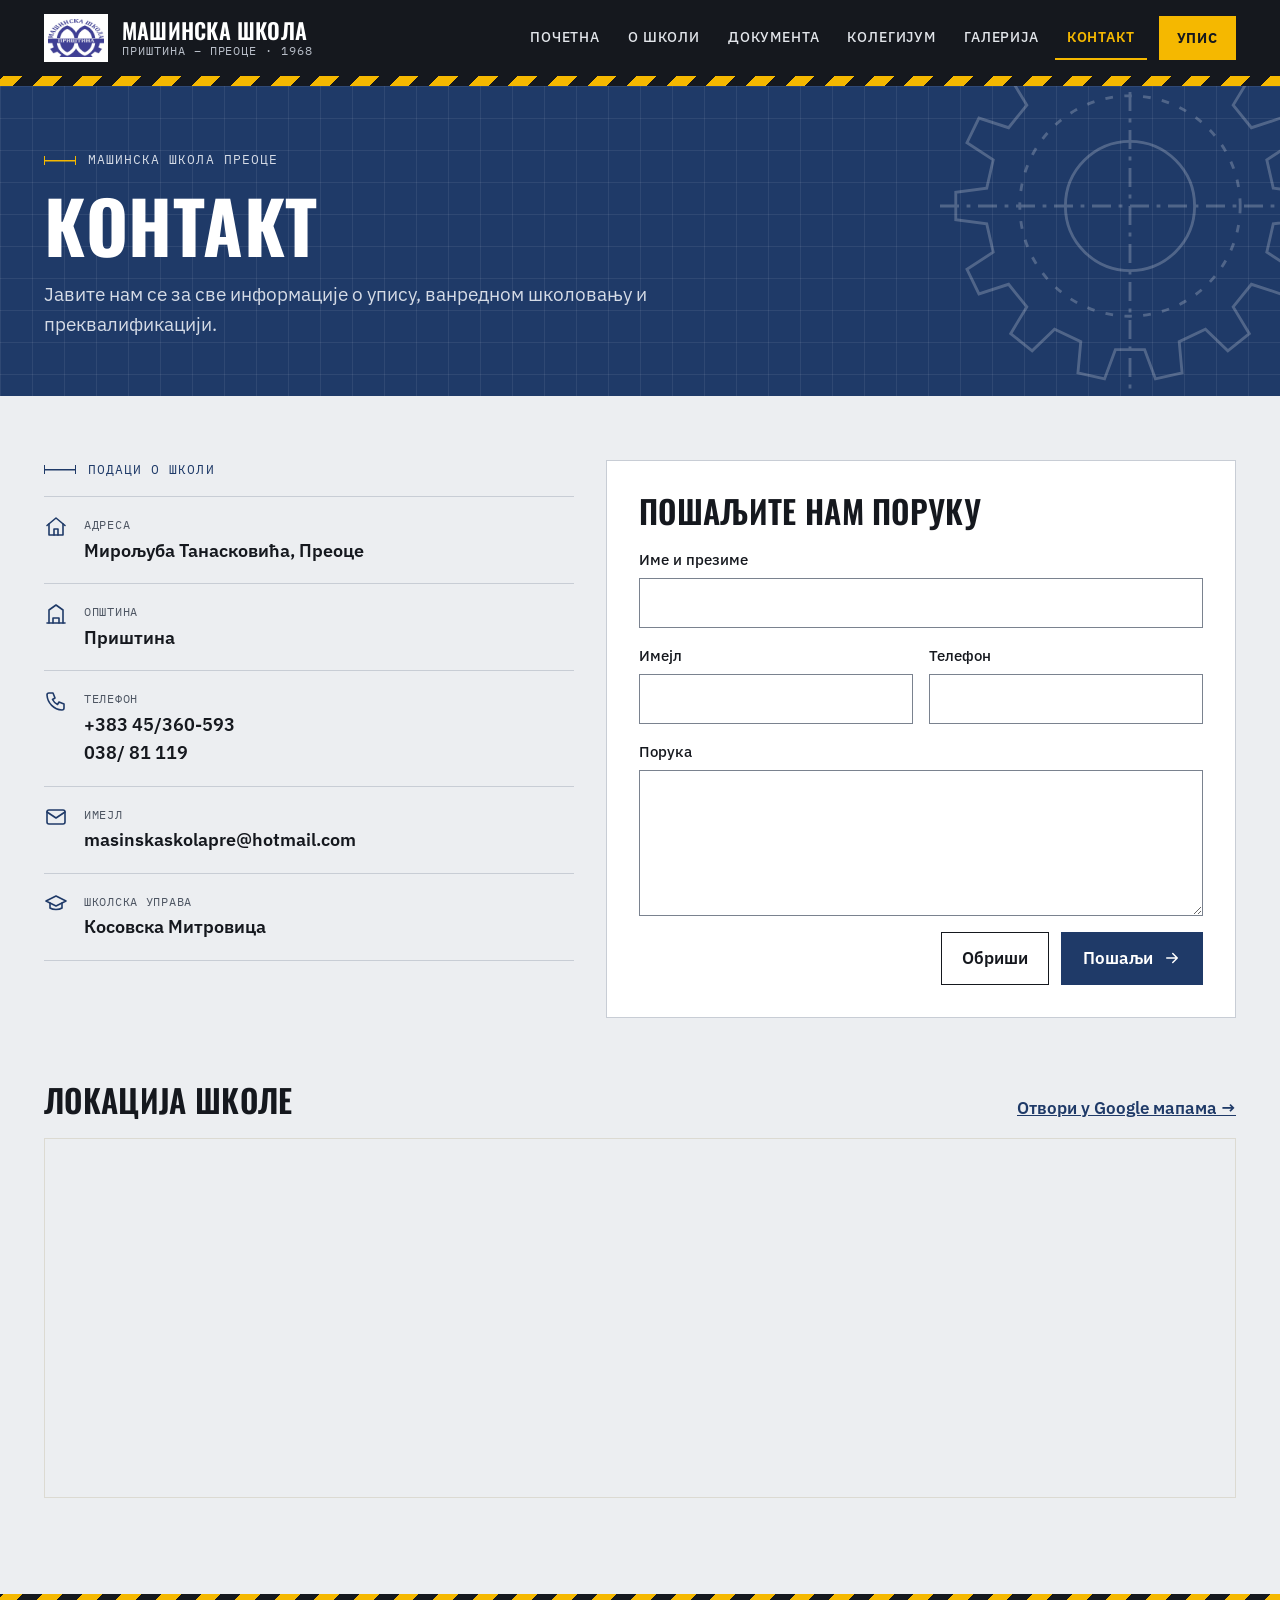
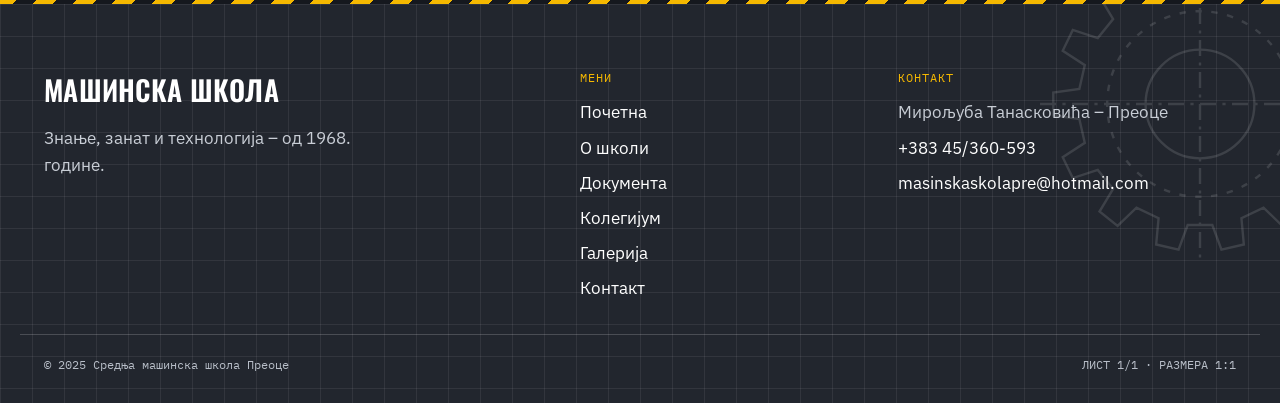
<file: kontakt.html>
<!doctype html>
<html lang="sr">
<head>
<meta charset="utf-8">
<meta name="viewport" content="width=device-width, initial-scale=1">
<title>Контакт | Машинска школа Преоце</title>
<link rel="preconnect" href="https://fonts.googleapis.com">
<link rel="preconnect" href="https://fonts.gstatic.com" crossorigin>
<link href="https://fonts.googleapis.com/css2?family=IBM+Plex+Mono:wght@500&amp;family=IBM+Plex+Sans:wght@400;500;600;700&amp;family=Oswald:wght@500;600;700&amp;display=swap" rel="stylesheet">
<link rel="stylesheet" href="css/style.css">
<script src="js/meni.js" defer></script>
</head>
<body>
<div style="font-family: 'IBM Plex Sans', system-ui, sans-serif; color: #15181E; background: #ECEEF1; font-size: 17px; line-height: 1.6; min-height: 100vh">
  <header style="background: #15181E; color: #FFFFFF">
    <div style="max-width: 1240px; margin: 0 auto; padding: 14px 24px; display: flex; flex-wrap: wrap; align-items: center; justify-content: space-between; gap: 12px 32px">
      <a href="index.html" style="display: flex; align-items: center; gap: 14px; text-decoration: none; color: #FFFFFF">
        <img src="images/grb.png" alt="Грб Машинске школе" style="width: 64px; height: 48px; object-fit: contain; background: #FFFFFF; padding: 4px; box-sizing: border-box">
        <span style="display: flex; flex-direction: column; line-height: 1.15">
          <span style="font-family: 'Oswald', 'Arial Narrow', sans-serif; text-transform: uppercase; letter-spacing: 0.01em; font-weight: 600; font-size: 22px">Машинска школа</span>
          <span style="font-family: 'IBM Plex Mono', monospace; font-size: 12px; color: #B8BEC8; letter-spacing: 0.08em; text-transform: uppercase">Приштина – Преоце · 1968</span>
        </span>
      </a>
      <button type="button" class="meni-dugme" aria-expanded="false" aria-controls="glavni-meni" aria-label="Отвори мени"><span></span><span></span><span></span></button>
      <nav id="glavni-meni" aria-label="Главни мени" style="display: flex; flex-wrap: wrap; align-items: center; gap: 4px">
        <a href="index.html" style="padding: 10px 12px; font-weight: 500; font-size: 14px; text-transform: uppercase; letter-spacing: 0.06em; text-decoration: none; color: #E2E5EA; border-bottom: 2px solid transparent">Почетна</a><a href="o-skoli.html" style="padding: 10px 12px; font-weight: 500; font-size: 14px; text-transform: uppercase; letter-spacing: 0.06em; text-decoration: none; color: #E2E5EA; border-bottom: 2px solid transparent">О школи</a><a href="dokumenta.html" style="padding: 10px 12px; font-weight: 500; font-size: 14px; text-transform: uppercase; letter-spacing: 0.06em; text-decoration: none; color: #E2E5EA; border-bottom: 2px solid transparent">Документа</a><a href="kolegijum.html" style="padding: 10px 12px; font-weight: 500; font-size: 14px; text-transform: uppercase; letter-spacing: 0.06em; text-decoration: none; color: #E2E5EA; border-bottom: 2px solid transparent">Колегијум</a><a href="galerija.html" style="padding: 10px 12px; font-weight: 500; font-size: 14px; text-transform: uppercase; letter-spacing: 0.06em; text-decoration: none; color: #E2E5EA; border-bottom: 2px solid transparent">Галерија</a><a href="kontakt.html" aria-current="page" style="padding: 10px 12px; font-weight: 600; font-size: 14px; text-transform: uppercase; letter-spacing: 0.06em; text-decoration: none; color: #F5B800; border-bottom: 2px solid #F5B800">Контакт</a>
        <a href="kontakt.html" style="margin-left: 8px; padding: 11px 18px; min-height: 44px; box-sizing: border-box; display: inline-flex; align-items: center; background: #F5B800; color: #15181E; font-weight: 700; font-size: 14px; text-transform: uppercase; letter-spacing: 0.06em; text-decoration: none">Упис</a>
      </nav>
    </div>
  </header>
  <div aria-hidden="true" style="height: 10px; background-image: repeating-linear-gradient(-45deg, #F5B800 0 14px, #15181E 14px 28px)"></div>
  <section style="background-color: #1F3A68; background-image: linear-gradient(rgba(255,255,255,0.07) 1px, transparent 1px), linear-gradient(90deg, rgba(255,255,255,0.07) 1px, transparent 1px); background-size: 32px 32px; color: #FFFFFF; position: relative; overflow: hidden">
    <svg aria-hidden="true" width="380" height="380" viewBox="0 0 200 200" fill="none" stroke="#FFFFFF" stroke-width="1.5" style="position: absolute; right: -40px; top: -70px; opacity: 0.22; pointer-events: none"><path d="M175.4 90.6 L191.7 92.8 L191.7 107.2 L175.4 109.4 L172.0 124.3 L185.8 133.3 L179.5 146.3 L163.9 141.2 L154.3 153.1 L162.8 167.2 L151.5 176.2 L139.7 164.8 L125.9 171.4 L127.4 187.8 L113.4 191.0 L107.7 175.6 L92.3 175.6 L86.6 191.0 L72.6 187.8 L74.1 171.4 L60.3 164.8 L48.5 176.2 L37.2 167.2 L45.7 153.1 L36.1 141.2 L20.5 146.3 L14.2 133.3 L28.0 124.3 L24.6 109.4 L8.3 107.2 L8.3 92.8 L24.6 90.6 L28.0 75.7 L14.2 66.7 L20.5 53.7 L36.1 58.8 L45.7 46.9 L37.2 32.8 L48.5 23.8 L60.3 35.2 L74.1 28.6 L72.6 12.2 L86.6 9.0 L92.3 24.4 L107.7 24.4 L113.4 9.0 L127.4 12.2 L125.9 28.6 L139.7 35.2 L151.5 23.8 L162.8 32.8 L154.3 46.9 L163.9 58.8 L179.5 53.7 L185.8 66.7 L172.0 75.7 Z"></path><circle cx="100" cy="100" r="34"></circle><circle cx="100" cy="100" r="58" stroke-dasharray="4 6"></circle><path d="M100 0 V200 M0 100 H200" stroke-dasharray="10 4 2 4"></path></svg>
    <div style="max-width: 1240px; margin: 0 auto; padding: 64px 24px 56px; display: flex; flex-direction: column; gap: 18px; position: relative">
      <span style="display: flex; align-items: center; gap: 12px; font-family: 'IBM Plex Mono', monospace; font-size: 13px; letter-spacing: 0.08em; text-transform: uppercase; color: #D5DBE6"><span aria-hidden="true" style="flex: 0 0 32px; height: 9px; border-left: 1.5px solid #F5B800; border-right: 1.5px solid #F5B800; background: linear-gradient(#F5B800, #F5B800) center / 100% 1.5px no-repeat"></span>Машинска школа Преоце</span>
      <h1 style="margin: 0; font-family: 'Oswald', 'Arial Narrow', sans-serif; text-transform: uppercase; letter-spacing: 0.01em; font-size: 72px; line-height: 1; font-weight: 700; color: #FFFFFF">Контакт</h1>
      <p style="margin: 0; font-size: 19px; color: #D5DBE6; max-width: 640px">Јавите нам се за све информације о упису, ванредном школовању и преквалификацији.</p>
    </div>
  </section>
  <section style="max-width: 1240px; margin: 0 auto; padding: 64px 24px">
    <div style="display: flex; flex-wrap: wrap; gap: 32px; align-items: flex-start">
      <div style="flex: 1 1 380px; min-width: 0; display: flex; flex-direction: column; gap: 8px">
        <span style="display: flex; align-items: center; gap: 12px; font-family: 'IBM Plex Mono', monospace; font-size: 13px; letter-spacing: 0.08em; text-transform: uppercase; color: #1F3A68"><span aria-hidden="true" style="flex: 0 0 32px; height: 9px; border-left: 1.5px solid #1F3A68; border-right: 1.5px solid #1F3A68; background: linear-gradient(#1F3A68, #1F3A68) center / 100% 1.5px no-repeat"></span>Подаци о школи</span>
        <ul style="margin: 8px 0 0; padding: 0; list-style: none; border-bottom: 1px solid #C8CDD5">
          <li style="display: flex; gap: 16px; padding: 18px 0; border-top: 1px solid #C8CDD5">
            <svg aria-hidden="true" width="24" height="24" viewBox="0 0 24 24" fill="none" stroke="currentColor" stroke-width="1.6" stroke-linecap="round" stroke-linejoin="round" style="color: #1F3A68"><path d="M3 10.5L12 3l9 7.5"></path><path d="M5 9v11h14V9"></path><path d="M10 20v-6h4v6"></path></svg>
            <div style="display: flex; flex-direction: column; gap: 2px; min-width: 0">
              <span style="font-family: 'IBM Plex Mono', monospace; font-size: 12px; text-transform: uppercase; letter-spacing: 0.06em; color: #4E5663">Адреса</span>
              <span style="font-weight: 600; font-size: 18px; overflow-wrap: anywhere">Мирољуба Танасковића, Преоце</span>
            </div>
          </li><li style="display: flex; gap: 16px; padding: 18px 0; border-top: 1px solid #C8CDD5">
            <svg aria-hidden="true" width="24" height="24" viewBox="0 0 24 24" fill="none" stroke="currentColor" stroke-width="1.6" stroke-linecap="round" stroke-linejoin="round" style="color: #1F3A68"><path d="M3 21h18"></path><path d="M5 21V8l7-5 7 5v13"></path><path d="M9 21v-5h6v5"></path></svg>
            <div style="display: flex; flex-direction: column; gap: 2px; min-width: 0">
              <span style="font-family: 'IBM Plex Mono', monospace; font-size: 12px; text-transform: uppercase; letter-spacing: 0.06em; color: #4E5663">Општина</span>
              <span style="font-weight: 600; font-size: 18px; overflow-wrap: anywhere">Приштина</span>
            </div>
          </li><li style="display: flex; gap: 16px; padding: 18px 0; border-top: 1px solid #C8CDD5">
            <svg aria-hidden="true" width="24" height="24" viewBox="0 0 24 24" fill="none" stroke="currentColor" stroke-width="1.6" stroke-linecap="round" stroke-linejoin="round" style="color: #1F3A68"><path d="M5 4h4l2 5-2.5 1.5a11 11 0 0 0 5 5L15 13l5 2v4a2 2 0 0 1-2 2A16 16 0 0 1 3 6a2 2 0 0 1 2-2z"></path></svg>
            <div style="display: flex; flex-direction: column; gap: 2px; min-width: 0">
              <span style="font-family: 'IBM Plex Mono', monospace; font-size: 12px; text-transform: uppercase; letter-spacing: 0.06em; color: #4E5663">Телефон</span>
              <span style="font-weight: 600; font-size: 18px; overflow-wrap: anywhere"><a href="tel:+38345360593" style="text-decoration: none">+383 45/360-593</a><br><a href="tel:03881119" style="text-decoration: none">038/ 81 119</a></span>
            </div>
          </li><li style="display: flex; gap: 16px; padding: 18px 0; border-top: 1px solid #C8CDD5">
            <svg aria-hidden="true" width="24" height="24" viewBox="0 0 24 24" fill="none" stroke="currentColor" stroke-width="1.6" stroke-linecap="round" stroke-linejoin="round" style="color: #1F3A68"><rect x="3" y="5" width="18" height="14" rx="2"></rect><path d="M3 7l9 6 9-6"></path></svg>
            <div style="display: flex; flex-direction: column; gap: 2px; min-width: 0">
              <span style="font-family: 'IBM Plex Mono', monospace; font-size: 12px; text-transform: uppercase; letter-spacing: 0.06em; color: #4E5663">Имејл</span>
              <span style="font-weight: 600; font-size: 18px; overflow-wrap: anywhere"><a href="mailto:masinskaskolapre@hotmail.com" style="text-decoration: none">masinskaskolapre@hotmail.com</a></span>
            </div>
          </li><li style="display: flex; gap: 16px; padding: 18px 0; border-top: 1px solid #C8CDD5">
            <svg aria-hidden="true" width="24" height="24" viewBox="0 0 24 24" fill="none" stroke="currentColor" stroke-width="1.6" stroke-linecap="round" stroke-linejoin="round" style="color: #1F3A68"><path d="M2 9l10-5 10 5-10 5z"></path><path d="M6 11v5c3 2 9 2 12 0v-5"></path></svg>
            <div style="display: flex; flex-direction: column; gap: 2px; min-width: 0">
              <span style="font-family: 'IBM Plex Mono', monospace; font-size: 12px; text-transform: uppercase; letter-spacing: 0.06em; color: #4E5663">Школска управа</span>
              <span style="font-weight: 600; font-size: 18px; overflow-wrap: anywhere">Косовска Митровица</span>
            </div>
          </li>
        </ul>
      </div>
      <div style="flex: 1 1 480px; min-width: 0; background: #FFFFFF; border: 1px solid #C8CDD5; border-radius: 0; padding: 32px; display: flex; flex-direction: column; gap: 20px">
        <h2 style="margin: 0; font-family: 'Oswald', 'Arial Narrow', sans-serif; text-transform: uppercase; letter-spacing: 0.01em; font-weight: 600; font-size: 32px; line-height: 1.1">Пошаљите нам поруку</h2>
        <form action="https://formsubmit.co/magzamagzic@gmail.com" method="POST" style="display: flex; flex-direction: column; gap: 16px; margin: 0">
          <input type="hidden" name="_subject" value="Нова порука са сајта школе"><input type="hidden" name="_template" value="table">
          <label style="display: flex; flex-direction: column; gap: 6px; font-weight: 500; font-size: 15px">Име и презиме<input type="text" name="ime" required style="width: 100%; box-sizing: border-box; min-height: 48px; padding: 12px 14px; border: 1px solid #7A828F; border-radius: 0; background: #FFFFFF; font: inherit; color: #15181E"></label>
          <div style="display: flex; flex-wrap: wrap; gap: 16px">
            <label style="flex: 1 1 200px; min-width: 0; display: flex; flex-direction: column; gap: 6px; font-weight: 500; font-size: 15px">Имејл<input type="email" name="mejl" required style="width: 100%; box-sizing: border-box; min-height: 48px; padding: 12px 14px; border: 1px solid #7A828F; border-radius: 0; background: #FFFFFF; font: inherit; color: #15181E"></label>
            <label style="flex: 1 1 200px; min-width: 0; display: flex; flex-direction: column; gap: 6px; font-weight: 500; font-size: 15px">Телефон<input type="tel" name="telefon" style="width: 100%; box-sizing: border-box; min-height: 48px; padding: 12px 14px; border: 1px solid #7A828F; border-radius: 0; background: #FFFFFF; font: inherit; color: #15181E"></label>
          </div>
          <label style="display: flex; flex-direction: column; gap: 6px; font-weight: 500; font-size: 15px">Порука<textarea name="poruka" rows="5" required style="width: 100%; box-sizing: border-box; min-height: 48px; padding: 12px 14px; border: 1px solid #7A828F; border-radius: 0; background: #FFFFFF; font: inherit; color: #15181E; resize: vertical"></textarea></label>
          <div style="display: flex; flex-wrap: wrap; gap: 12px; justify-content: flex-end">
            <button type="reset" style="min-height: 48px; padding: 12px 20px; border: 1.5px solid #15181E; background: #FFFFFF; color: #15181E; font: inherit; font-weight: 600; border-radius: 0; cursor: pointer">Обриши</button>
            <button type="submit" style="display: inline-flex; align-items: center; gap: 10px; min-height: 48px; padding: 12px 22px; border: 0; background: #1F3A68; color: #FFFFFF; font: inherit; font-weight: 600; border-radius: 0; cursor: pointer">Пошаљи <svg aria-hidden="true" width="18" height="18" viewBox="0 0 24 24" fill="none" stroke="currentColor" stroke-width="2" stroke-linecap="round" stroke-linejoin="round"><path d="M5 12h14M13 6l6 6-6 6"></path></svg></button>
          </div>
        </form>
      </div>
    </div>
  </section>
  <section style="max-width: 1240px; margin: 0 auto; padding: 0 24px 96px">
    <div style="display: flex; flex-wrap: wrap; align-items: baseline; justify-content: space-between; gap: 12px; margin-bottom: 16px">
      <h2 style="margin: 0; font-family: 'Oswald', 'Arial Narrow', sans-serif; text-transform: uppercase; letter-spacing: 0.01em; font-weight: 600; font-size: 32px; line-height: 1.1">Локација школе</h2>
      <a href="https://www.google.com/maps?q=42.59851,21.12115" style="font-weight: 600; color: #1F3A68">Отвори у Google мапама →</a>
    </div>
    <iframe title="Локација школе" loading="lazy" style="width: 100%; height: 360px; border: 1px solid #DCDAD2; border-radius: 0; display: block" src="https://maps.google.com/maps?q=42.59851,21.12115&amp;z=14&amp;output=embed"></iframe>
  </section>
  <div aria-hidden="true" style="height: 10px; background-image: repeating-linear-gradient(-45deg, #F5B800 0 14px, #15181E 14px 28px)"></div>
  <footer style="background-color: #22262E; background-image: linear-gradient(rgba(255,255,255,0.07) 1px, transparent 1px), linear-gradient(90deg, rgba(255,255,255,0.07) 1px, transparent 1px); background-size: 32px 32px; color: #C9CED6; position: relative; overflow: hidden">
    <svg aria-hidden="true" width="320" height="320" viewBox="0 0 200 200" fill="none" stroke="#FFFFFF" stroke-width="1.5" style="position: absolute; right: -80px; top: -60px; opacity: 0.12; pointer-events: none"><path d="M175.4 90.6 L191.7 92.8 L191.7 107.2 L175.4 109.4 L172.0 124.3 L185.8 133.3 L179.5 146.3 L163.9 141.2 L154.3 153.1 L162.8 167.2 L151.5 176.2 L139.7 164.8 L125.9 171.4 L127.4 187.8 L113.4 191.0 L107.7 175.6 L92.3 175.6 L86.6 191.0 L72.6 187.8 L74.1 171.4 L60.3 164.8 L48.5 176.2 L37.2 167.2 L45.7 153.1 L36.1 141.2 L20.5 146.3 L14.2 133.3 L28.0 124.3 L24.6 109.4 L8.3 107.2 L8.3 92.8 L24.6 90.6 L28.0 75.7 L14.2 66.7 L20.5 53.7 L36.1 58.8 L45.7 46.9 L37.2 32.8 L48.5 23.8 L60.3 35.2 L74.1 28.6 L72.6 12.2 L86.6 9.0 L92.3 24.4 L107.7 24.4 L113.4 9.0 L127.4 12.2 L125.9 28.6 L139.7 35.2 L151.5 23.8 L162.8 32.8 L154.3 46.9 L163.9 58.8 L179.5 53.7 L185.8 66.7 L172.0 75.7 Z"></path><circle cx="100" cy="100" r="34"></circle><circle cx="100" cy="100" r="58" stroke-dasharray="4 6"></circle><path d="M100 0 V200 M0 100 H200" stroke-dasharray="10 4 2 4"></path></svg>
    <div style="max-width: 1240px; margin: 0 auto; padding: 64px 24px 32px; display: flex; flex-wrap: wrap; gap: 40px; position: relative">
      <div style="flex: 2 1 300px; min-width: 0; display: flex; flex-direction: column; gap: 12px">
        <span style="font-family: 'Oswald', 'Arial Narrow', sans-serif; text-transform: uppercase; letter-spacing: 0.01em; font-weight: 600; font-size: 28px; color: #FFFFFF">Машинска школа</span>
        <span style="max-width: 320px">Знање, занат и технологија – од 1968. године.</span>
      </div>
      <nav aria-label="Мени у подножју" style="flex: 1 1 180px; min-width: 0; display: flex; flex-direction: column; gap: 8px">
        <span style="font-family: 'IBM Plex Mono', monospace; font-size: 12px; text-transform: uppercase; letter-spacing: 0.08em; color: #F5B800; margin-bottom: 4px">Мени</span>
        <a href="index.html" style="color: #FFFFFF; text-decoration: none">Почетна</a><a href="o-skoli.html" style="color: #FFFFFF; text-decoration: none">О школи</a><a href="dokumenta.html" style="color: #FFFFFF; text-decoration: none">Документа</a><a href="kolegijum.html" style="color: #FFFFFF; text-decoration: none">Колегијум</a><a href="galerija.html" style="color: #FFFFFF; text-decoration: none">Галерија</a><a href="kontakt.html" style="color: #FFFFFF; text-decoration: none">Контакт</a>
      </nav>
      <div style="flex: 1 1 240px; min-width: 0; display: flex; flex-direction: column; gap: 8px">
        <span style="font-family: 'IBM Plex Mono', monospace; font-size: 12px; text-transform: uppercase; letter-spacing: 0.08em; color: #F5B800; margin-bottom: 4px">Контакт</span>
        <span>Мирољуба Танасковића – Преоце</span>
        <a href="tel:+38345360593" style="color: #FFFFFF; text-decoration: none">+383 45/360-593</a>
        <a href="mailto:masinskaskolapre@hotmail.com" style="color: #FFFFFF; text-decoration: none; overflow-wrap: anywhere">masinskaskolapre@hotmail.com</a>
      </div>
    </div>
    <div style="max-width: 1240px; margin: 0 auto; padding: 20px 24px 28px; border-top: 1px solid rgba(255,255,255,0.18); font-family: 'IBM Plex Mono', monospace; font-size: 12px; color: #B8BEC8; display: flex; flex-wrap: wrap; justify-content: space-between; gap: 8px; position: relative">
      <span>© 2025 Средња машинска школа Преоце</span><span>ЛИСТ 1/1 · РАЗМЕРА 1:1</span>
    </div>
  </footer>
</div>
</body>
</html>
</file>
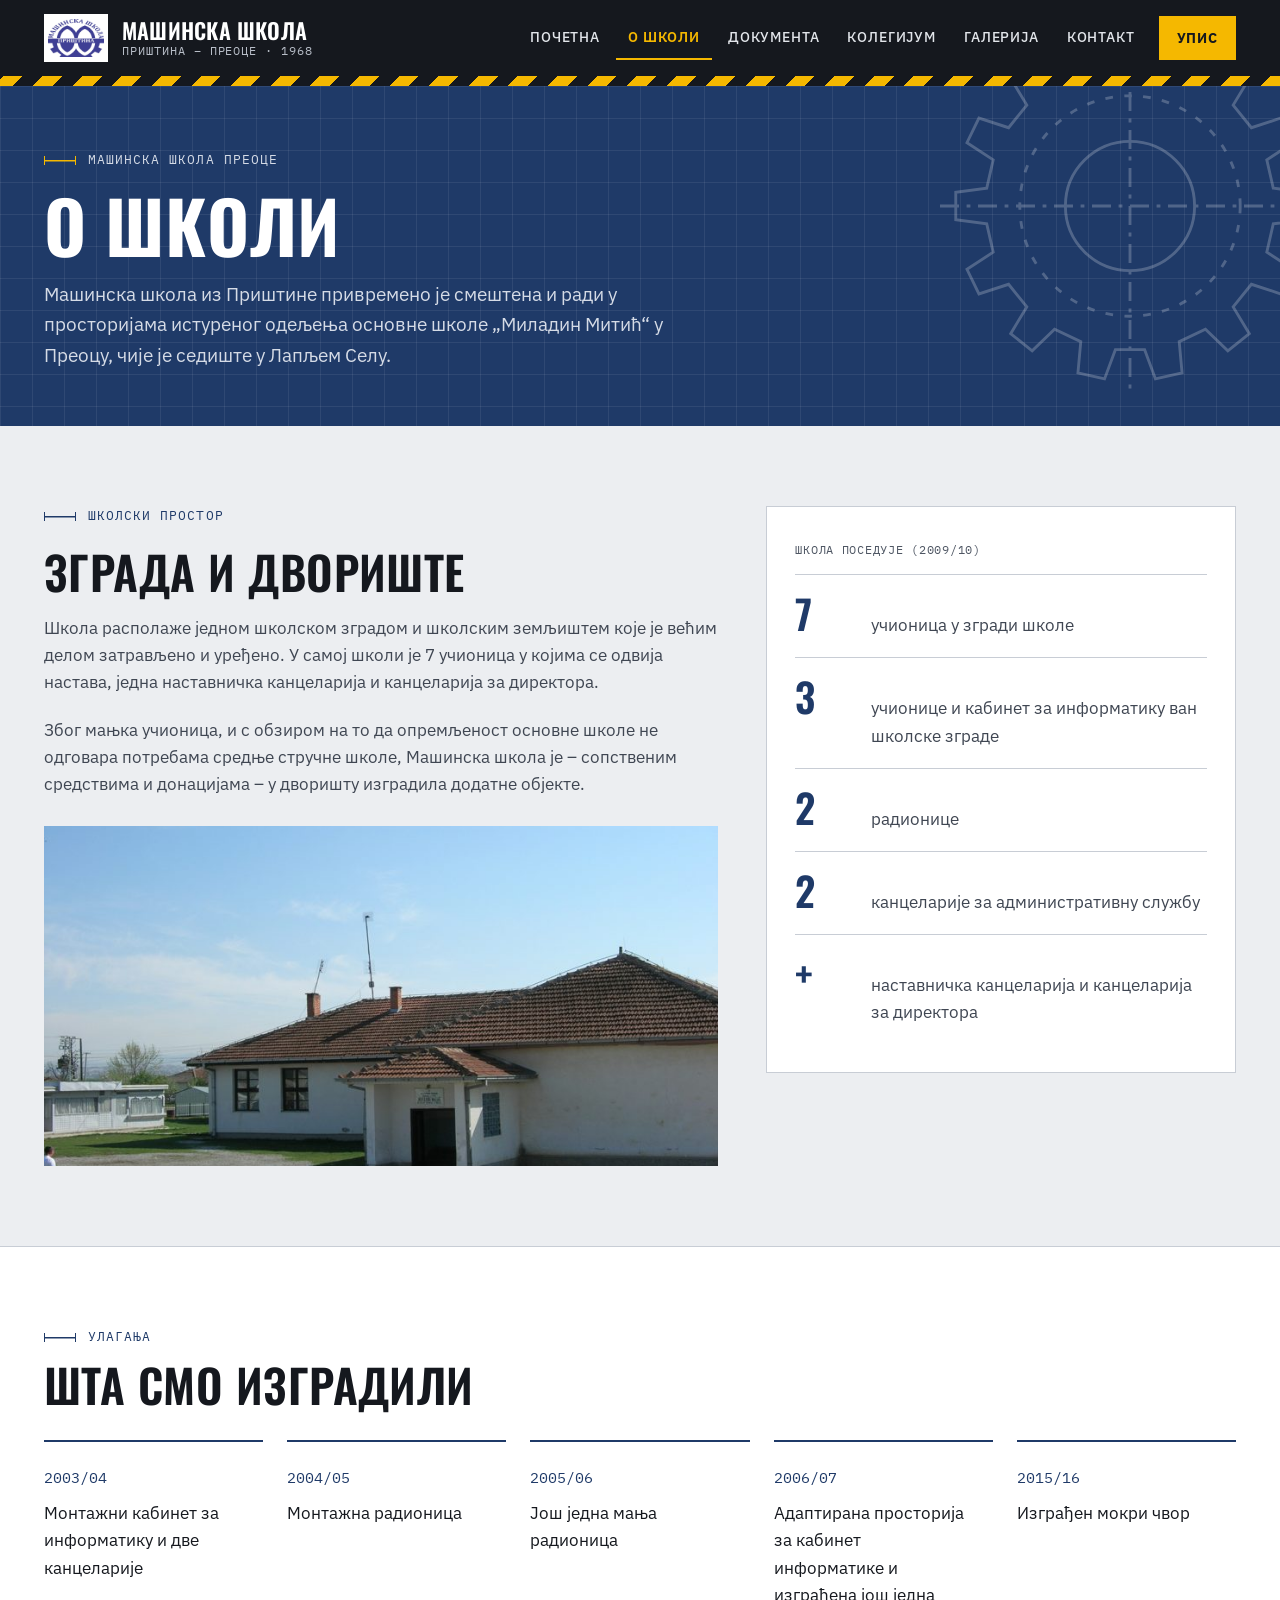
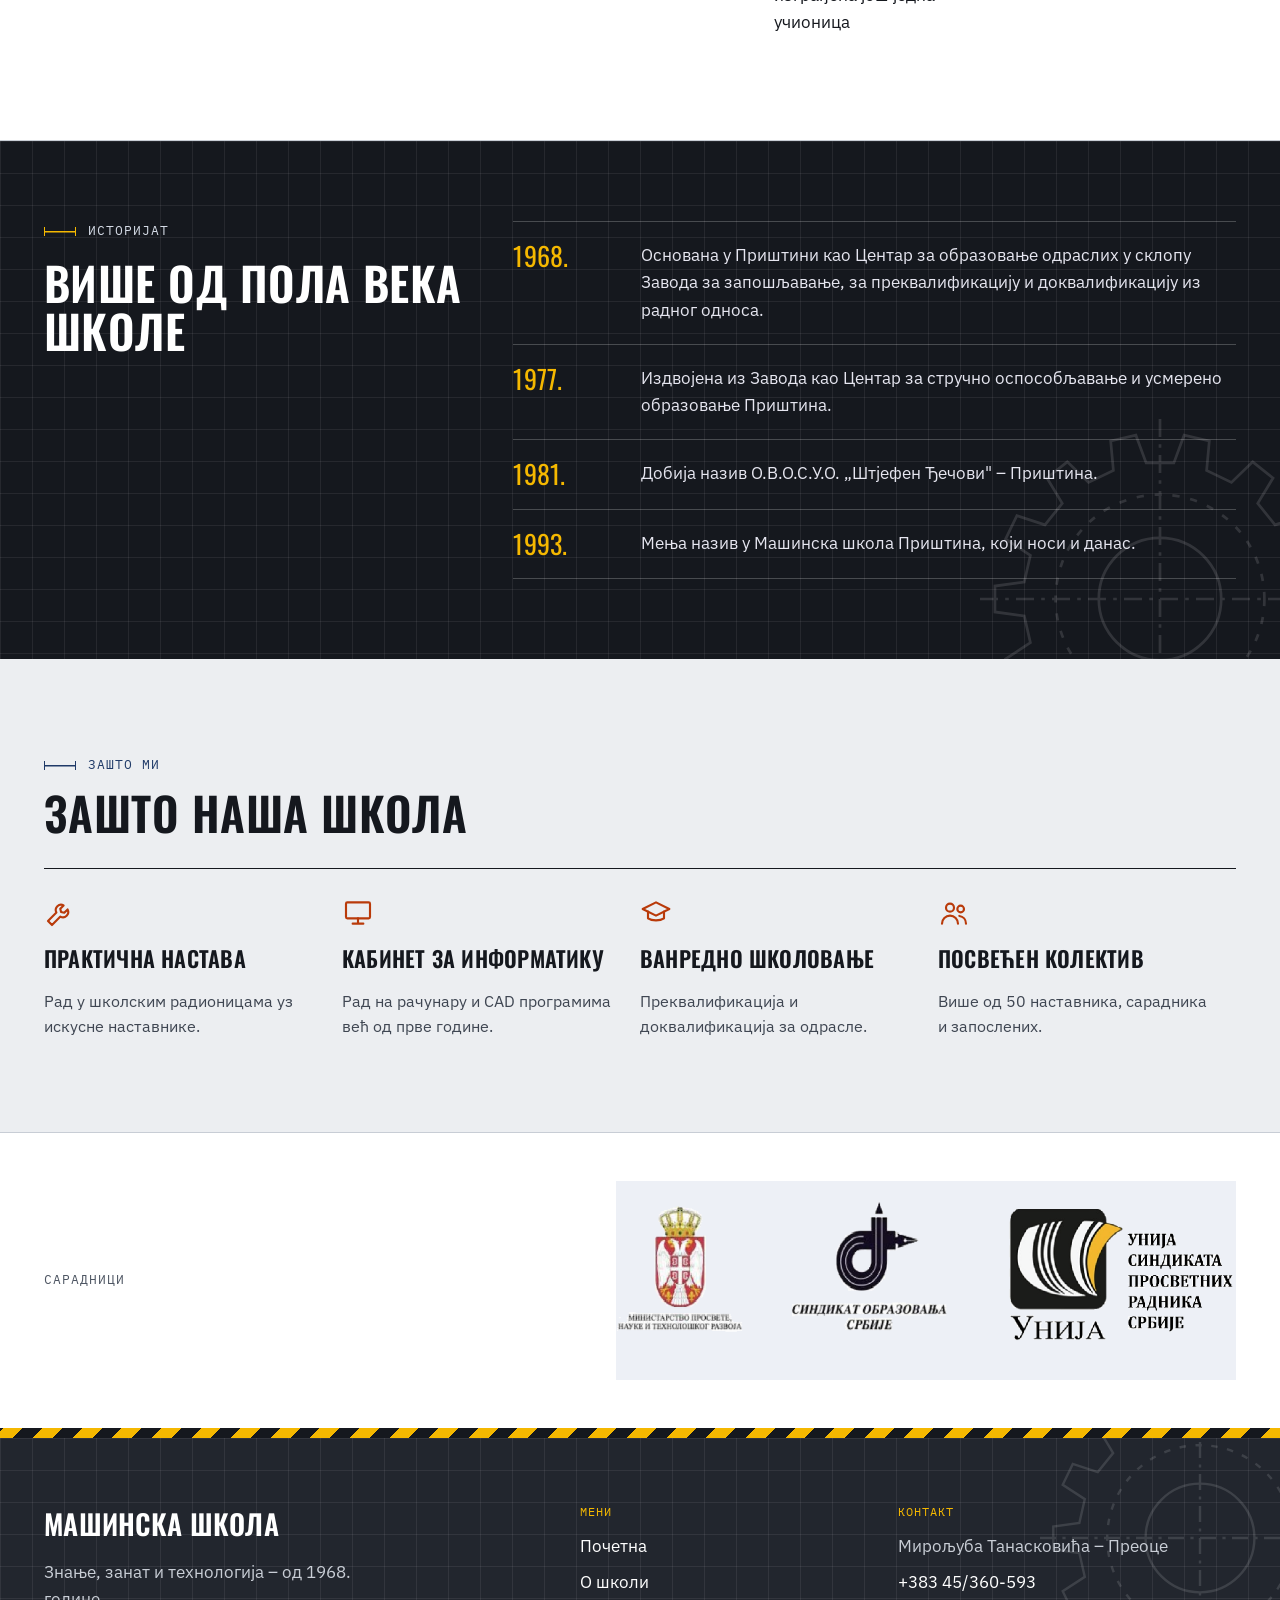
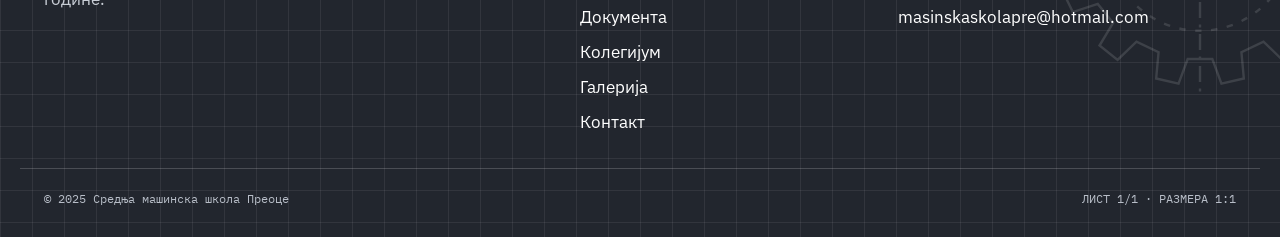
<file: o-skoli.html>
<!doctype html>
<html lang="sr">
<head>
<meta charset="utf-8">
<meta name="viewport" content="width=device-width, initial-scale=1">
<title>О школи | Машинска школа Преоце</title>
<link rel="preconnect" href="https://fonts.googleapis.com">
<link rel="preconnect" href="https://fonts.gstatic.com" crossorigin>
<link href="https://fonts.googleapis.com/css2?family=IBM+Plex+Mono:wght@500&amp;family=IBM+Plex+Sans:wght@400;500;600;700&amp;family=Oswald:wght@500;600;700&amp;display=swap" rel="stylesheet">
<link rel="stylesheet" href="css/style.css">
<script src="js/meni.js" defer></script>
</head>
<body>
<div style="font-family: 'IBM Plex Sans', system-ui, sans-serif; color: #15181E; background: #ECEEF1; font-size: 17px; line-height: 1.6; min-height: 100vh">
  <header style="background: #15181E; color: #FFFFFF">
    <div style="max-width: 1240px; margin: 0 auto; padding: 14px 24px; display: flex; flex-wrap: wrap; align-items: center; justify-content: space-between; gap: 12px 32px">
      <a href="index.html" style="display: flex; align-items: center; gap: 14px; text-decoration: none; color: #FFFFFF">
        <img src="images/grb.png" alt="Грб Машинске школе" style="width: 64px; height: 48px; object-fit: contain; background: #FFFFFF; padding: 4px; box-sizing: border-box">
        <span style="display: flex; flex-direction: column; line-height: 1.15">
          <span style="font-family: 'Oswald', 'Arial Narrow', sans-serif; text-transform: uppercase; letter-spacing: 0.01em; font-weight: 600; font-size: 22px">Машинска школа</span>
          <span style="font-family: 'IBM Plex Mono', monospace; font-size: 12px; color: #B8BEC8; letter-spacing: 0.08em; text-transform: uppercase">Приштина – Преоце · 1968</span>
        </span>
      </a>
      <button type="button" class="meni-dugme" aria-expanded="false" aria-controls="glavni-meni" aria-label="Отвори мени"><span></span><span></span><span></span></button>
      <nav id="glavni-meni" aria-label="Главни мени" style="display: flex; flex-wrap: wrap; align-items: center; gap: 4px">
        <a href="index.html" style="padding: 10px 12px; font-weight: 500; font-size: 14px; text-transform: uppercase; letter-spacing: 0.06em; text-decoration: none; color: #E2E5EA; border-bottom: 2px solid transparent">Почетна</a><a href="o-skoli.html" aria-current="page" style="padding: 10px 12px; font-weight: 600; font-size: 14px; text-transform: uppercase; letter-spacing: 0.06em; text-decoration: none; color: #F5B800; border-bottom: 2px solid #F5B800">О школи</a><a href="dokumenta.html" style="padding: 10px 12px; font-weight: 500; font-size: 14px; text-transform: uppercase; letter-spacing: 0.06em; text-decoration: none; color: #E2E5EA; border-bottom: 2px solid transparent">Документа</a><a href="kolegijum.html" style="padding: 10px 12px; font-weight: 500; font-size: 14px; text-transform: uppercase; letter-spacing: 0.06em; text-decoration: none; color: #E2E5EA; border-bottom: 2px solid transparent">Колегијум</a><a href="galerija.html" style="padding: 10px 12px; font-weight: 500; font-size: 14px; text-transform: uppercase; letter-spacing: 0.06em; text-decoration: none; color: #E2E5EA; border-bottom: 2px solid transparent">Галерија</a><a href="kontakt.html" style="padding: 10px 12px; font-weight: 500; font-size: 14px; text-transform: uppercase; letter-spacing: 0.06em; text-decoration: none; color: #E2E5EA; border-bottom: 2px solid transparent">Контакт</a>
        <a href="kontakt.html" style="margin-left: 8px; padding: 11px 18px; min-height: 44px; box-sizing: border-box; display: inline-flex; align-items: center; background: #F5B800; color: #15181E; font-weight: 700; font-size: 14px; text-transform: uppercase; letter-spacing: 0.06em; text-decoration: none">Упис</a>
      </nav>
    </div>
  </header>
  <div aria-hidden="true" style="height: 10px; background-image: repeating-linear-gradient(-45deg, #F5B800 0 14px, #15181E 14px 28px)"></div>
  <section style="background-color: #1F3A68; background-image: linear-gradient(rgba(255,255,255,0.07) 1px, transparent 1px), linear-gradient(90deg, rgba(255,255,255,0.07) 1px, transparent 1px); background-size: 32px 32px; color: #FFFFFF; position: relative; overflow: hidden">
    <svg aria-hidden="true" width="380" height="380" viewBox="0 0 200 200" fill="none" stroke="#FFFFFF" stroke-width="1.5" style="position: absolute; right: -40px; top: -70px; opacity: 0.22; pointer-events: none"><path d="M175.4 90.6 L191.7 92.8 L191.7 107.2 L175.4 109.4 L172.0 124.3 L185.8 133.3 L179.5 146.3 L163.9 141.2 L154.3 153.1 L162.8 167.2 L151.5 176.2 L139.7 164.8 L125.9 171.4 L127.4 187.8 L113.4 191.0 L107.7 175.6 L92.3 175.6 L86.6 191.0 L72.6 187.8 L74.1 171.4 L60.3 164.8 L48.5 176.2 L37.2 167.2 L45.7 153.1 L36.1 141.2 L20.5 146.3 L14.2 133.3 L28.0 124.3 L24.6 109.4 L8.3 107.2 L8.3 92.8 L24.6 90.6 L28.0 75.7 L14.2 66.7 L20.5 53.7 L36.1 58.8 L45.7 46.9 L37.2 32.8 L48.5 23.8 L60.3 35.2 L74.1 28.6 L72.6 12.2 L86.6 9.0 L92.3 24.4 L107.7 24.4 L113.4 9.0 L127.4 12.2 L125.9 28.6 L139.7 35.2 L151.5 23.8 L162.8 32.8 L154.3 46.9 L163.9 58.8 L179.5 53.7 L185.8 66.7 L172.0 75.7 Z"></path><circle cx="100" cy="100" r="34"></circle><circle cx="100" cy="100" r="58" stroke-dasharray="4 6"></circle><path d="M100 0 V200 M0 100 H200" stroke-dasharray="10 4 2 4"></path></svg>
    <div style="max-width: 1240px; margin: 0 auto; padding: 64px 24px 56px; display: flex; flex-direction: column; gap: 18px; position: relative">
      <span style="display: flex; align-items: center; gap: 12px; font-family: 'IBM Plex Mono', monospace; font-size: 13px; letter-spacing: 0.08em; text-transform: uppercase; color: #D5DBE6"><span aria-hidden="true" style="flex: 0 0 32px; height: 9px; border-left: 1.5px solid #F5B800; border-right: 1.5px solid #F5B800; background: linear-gradient(#F5B800, #F5B800) center / 100% 1.5px no-repeat"></span>Машинска школа Преоце</span>
      <h1 style="margin: 0; font-family: 'Oswald', 'Arial Narrow', sans-serif; text-transform: uppercase; letter-spacing: 0.01em; font-size: 72px; line-height: 1; font-weight: 700; color: #FFFFFF">О школи</h1>
      <p style="margin: 0; font-size: 19px; color: #D5DBE6; max-width: 640px">Машинска школа из Приштине привремено је смештена и ради у просторијама истуреног одељења основне школе „Миладин Митић“ у Преоцу, чије је седиште у Лапљем Селу.</p>
    </div>
  </section>

  <section style="max-width: 1240px; margin: 0 auto; padding: 80px 24px">
    <div style="display: flex; flex-wrap: wrap; gap: 48px">
      <div style="flex: 3 1 480px; min-width: 0; display: flex; flex-direction: column; gap: 20px">
        <span style="display: flex; align-items: center; gap: 12px; font-family: 'IBM Plex Mono', monospace; font-size: 13px; letter-spacing: 0.08em; text-transform: uppercase; color: #1F3A68"><span aria-hidden="true" style="flex: 0 0 32px; height: 9px; border-left: 1.5px solid #1F3A68; border-right: 1.5px solid #1F3A68; background: linear-gradient(#1F3A68, #1F3A68) center / 100% 1.5px no-repeat"></span>Школски простор</span>
        <h2 style="margin: 0; font-family: 'Oswald', 'Arial Narrow', sans-serif; text-transform: uppercase; letter-spacing: 0.01em; font-weight: 600; font-size: 46px; line-height: 1.05; color: #15181E">Зграда и двориште</h2>
        <p style="margin: 0; color: #3F4652">Школа располаже једном школском зградом и школским земљиштем које је већим делом затрављено и уређено. У самој школи је 7 учионица у којима се одвија настава, једна наставничка канцеларија и канцеларија за директора.</p>
        <p style="margin: 0; color: #3F4652">Због мањка учионица, и с обзиром на то да опремљеност основне школе не одговара потребама средње стручне школе, Машинска школа је – сопственим средствима и донацијама – у дворишту изградила додатне објекте.</p>
        <img src="images/skola.jpg" alt="Зграда школе" style="width: 100%; height: 340px; object-fit: cover; display: block; border-radius: 0; margin-top: 8px">
      </div>
      <aside style="flex: 2 1 340px; min-width: 0; background: #FFFFFF; border: 1px solid #C8CDD5; border-radius: 0; padding: 28px; align-self: flex-start">
        <span style="font-family: 'IBM Plex Mono', monospace; font-size: 12px; text-transform: uppercase; letter-spacing: 0.06em; color: #4E5663">Школа поседује (2009/10)</span>
        <div style="margin-top: 12px; display: flex; flex-direction: column">
          <div style="display: flex; gap: 20px; align-items: baseline; padding: 18px 0; border-top: 1px solid #C8CDD5">
          <strong style="flex: 0 0 56px; font-family: 'Oswald', 'Arial Narrow', sans-serif; text-transform: uppercase; letter-spacing: 0.01em; font-size: 40px; line-height: 1; font-weight: 600; color: #1F3A68">7</strong>
          <span style="color: #3F4652">учионица у згради школе</span>
        </div><div style="display: flex; gap: 20px; align-items: baseline; padding: 18px 0; border-top: 1px solid #C8CDD5">
          <strong style="flex: 0 0 56px; font-family: 'Oswald', 'Arial Narrow', sans-serif; text-transform: uppercase; letter-spacing: 0.01em; font-size: 40px; line-height: 1; font-weight: 600; color: #1F3A68">3</strong>
          <span style="color: #3F4652">учионице и кабинет за информатику ван школске зграде</span>
        </div><div style="display: flex; gap: 20px; align-items: baseline; padding: 18px 0; border-top: 1px solid #C8CDD5">
          <strong style="flex: 0 0 56px; font-family: 'Oswald', 'Arial Narrow', sans-serif; text-transform: uppercase; letter-spacing: 0.01em; font-size: 40px; line-height: 1; font-weight: 600; color: #1F3A68">2</strong>
          <span style="color: #3F4652">радионице</span>
        </div><div style="display: flex; gap: 20px; align-items: baseline; padding: 18px 0; border-top: 1px solid #C8CDD5">
          <strong style="flex: 0 0 56px; font-family: 'Oswald', 'Arial Narrow', sans-serif; text-transform: uppercase; letter-spacing: 0.01em; font-size: 40px; line-height: 1; font-weight: 600; color: #1F3A68">2</strong>
          <span style="color: #3F4652">канцеларије за административну службу</span>
        </div><div style="display: flex; gap: 20px; align-items: baseline; padding: 18px 0; border-top: 1px solid #C8CDD5">
          <strong style="flex: 0 0 56px; font-family: 'Oswald', 'Arial Narrow', sans-serif; text-transform: uppercase; letter-spacing: 0.01em; font-size: 40px; line-height: 1; font-weight: 600; color: #1F3A68">+</strong>
          <span style="color: #3F4652">наставничка канцеларија и канцеларија за директора</span>
        </div>
        </div>
      </aside>
    </div>
  </section>

  <section style="background: #FFFFFF; border-top: 1px solid #C8CDD5; border-bottom: 1px solid #C8CDD5">
    <div style="max-width: 1240px; margin: 0 auto; padding: 80px 24px">
      <div style="display: flex; flex-direction: column; gap: 12px; margin-bottom: 32px">
        <span style="display: flex; align-items: center; gap: 12px; font-family: 'IBM Plex Mono', monospace; font-size: 13px; letter-spacing: 0.08em; text-transform: uppercase; color: #1F3A68"><span aria-hidden="true" style="flex: 0 0 32px; height: 9px; border-left: 1.5px solid #1F3A68; border-right: 1.5px solid #1F3A68; background: linear-gradient(#1F3A68, #1F3A68) center / 100% 1.5px no-repeat"></span>Улагања</span>
        <h2 style="margin: 0; font-family: 'Oswald', 'Arial Narrow', sans-serif; text-transform: uppercase; letter-spacing: 0.01em; font-weight: 600; font-size: 46px; line-height: 1.05; color: #15181E">Шта смо изградили</h2>
      </div>
      <ol style="margin: 0; padding: 0; list-style: none; display: flex; flex-wrap: wrap; gap: 0 24px">
        <li style="flex: 1 1 200px; min-width: 0; display: flex; flex-direction: column; gap: 10px; padding: 24px 20px 24px 0; border-top: 2px solid #1F3A68">
          <span style="font-family: 'IBM Plex Mono', monospace; font-size: 15px; color: #1F3A68">2003/04</span>
          <span style="color: #15181E">Монтажни кабинет за информатику и две канцеларије</span>
        </li><li style="flex: 1 1 200px; min-width: 0; display: flex; flex-direction: column; gap: 10px; padding: 24px 20px 24px 0; border-top: 2px solid #1F3A68">
          <span style="font-family: 'IBM Plex Mono', monospace; font-size: 15px; color: #1F3A68">2004/05</span>
          <span style="color: #15181E">Монтажна радионица</span>
        </li><li style="flex: 1 1 200px; min-width: 0; display: flex; flex-direction: column; gap: 10px; padding: 24px 20px 24px 0; border-top: 2px solid #1F3A68">
          <span style="font-family: 'IBM Plex Mono', monospace; font-size: 15px; color: #1F3A68">2005/06</span>
          <span style="color: #15181E">Још једна мања радионица</span>
        </li><li style="flex: 1 1 200px; min-width: 0; display: flex; flex-direction: column; gap: 10px; padding: 24px 20px 24px 0; border-top: 2px solid #1F3A68">
          <span style="font-family: 'IBM Plex Mono', monospace; font-size: 15px; color: #1F3A68">2006/07</span>
          <span style="color: #15181E">Адаптирана просторија за кабинет информатике и изграђена још једна учионица</span>
        </li><li style="flex: 1 1 200px; min-width: 0; display: flex; flex-direction: column; gap: 10px; padding: 24px 20px 24px 0; border-top: 2px solid #1F3A68">
          <span style="font-family: 'IBM Plex Mono', monospace; font-size: 15px; color: #1F3A68">2015/16</span>
          <span style="color: #15181E">Изграђен мокри чвор</span>
        </li>
      </ol>
    </div>
  </section>

  <section style="background-color: #15181E; background-image: linear-gradient(rgba(255,255,255,0.07) 1px, transparent 1px), linear-gradient(90deg, rgba(255,255,255,0.07) 1px, transparent 1px); background-size: 32px 32px; color: #FFFFFF; position: relative; overflow: hidden">
    <svg aria-hidden="true" width="360" height="360" viewBox="0 0 200 200" fill="none" stroke="#FFFFFF" stroke-width="1.5" style="position: absolute; right: -60px; bottom: -120px; opacity: 0.12; pointer-events: none"><path d="M175.4 90.6 L191.7 92.8 L191.7 107.2 L175.4 109.4 L172.0 124.3 L185.8 133.3 L179.5 146.3 L163.9 141.2 L154.3 153.1 L162.8 167.2 L151.5 176.2 L139.7 164.8 L125.9 171.4 L127.4 187.8 L113.4 191.0 L107.7 175.6 L92.3 175.6 L86.6 191.0 L72.6 187.8 L74.1 171.4 L60.3 164.8 L48.5 176.2 L37.2 167.2 L45.7 153.1 L36.1 141.2 L20.5 146.3 L14.2 133.3 L28.0 124.3 L24.6 109.4 L8.3 107.2 L8.3 92.8 L24.6 90.6 L28.0 75.7 L14.2 66.7 L20.5 53.7 L36.1 58.8 L45.7 46.9 L37.2 32.8 L48.5 23.8 L60.3 35.2 L74.1 28.6 L72.6 12.2 L86.6 9.0 L92.3 24.4 L107.7 24.4 L113.4 9.0 L127.4 12.2 L125.9 28.6 L139.7 35.2 L151.5 23.8 L162.8 32.8 L154.3 46.9 L163.9 58.8 L179.5 53.7 L185.8 66.7 L172.0 75.7 Z"></path><circle cx="100" cy="100" r="34"></circle><circle cx="100" cy="100" r="58" stroke-dasharray="4 6"></circle><path d="M100 0 V200 M0 100 H200" stroke-dasharray="10 4 2 4"></path></svg>
    <div style="max-width: 1240px; margin: 0 auto; padding: 80px 24px; display: flex; flex-wrap: wrap; gap: 48px; position: relative">
      <div style="flex: 1 1 340px; min-width: 0; display: flex; flex-direction: column; gap: 16px">
        <span style="display: flex; align-items: center; gap: 12px; font-family: 'IBM Plex Mono', monospace; font-size: 13px; letter-spacing: 0.08em; text-transform: uppercase; color: #D5DBE6"><span aria-hidden="true" style="flex: 0 0 32px; height: 9px; border-left: 1.5px solid #F5B800; border-right: 1.5px solid #F5B800; background: linear-gradient(#F5B800, #F5B800) center / 100% 1.5px no-repeat"></span>Историјат</span>
        <h2 style="margin: 0; font-family: 'Oswald', 'Arial Narrow', sans-serif; text-transform: uppercase; letter-spacing: 0.01em; font-weight: 600; font-size: 46px; line-height: 1.05; color: #FFFFFF">Више од пола века школе</h2>
      </div>
      <ol style="flex: 2 1 560px; min-width: 0; margin: 0; padding: 0; list-style: none; display: flex; flex-direction: column; border-bottom: 1px solid rgba(255,255,255,0.22)">
        <li style="display: flex; flex-wrap: wrap; gap: 8px 32px; padding: 20px 0; border-top: 1px solid rgba(255,255,255,0.22)">
            <span style="flex: 0 0 96px; font-family: 'Oswald', 'Arial Narrow', sans-serif; text-transform: uppercase; letter-spacing: 0.01em; font-size: 26px; line-height: 1.1; color: #F5B800">1968.</span>
            <span style="flex: 1 1 320px; min-width: 0; color: #E6E6F0">Основана у Приштини као Центар за образовање одраслих у склопу Завода за запошљавање, за преквалификацију и доквалификацију из радног односа.</span>
          </li><li style="display: flex; flex-wrap: wrap; gap: 8px 32px; padding: 20px 0; border-top: 1px solid rgba(255,255,255,0.22)">
            <span style="flex: 0 0 96px; font-family: 'Oswald', 'Arial Narrow', sans-serif; text-transform: uppercase; letter-spacing: 0.01em; font-size: 26px; line-height: 1.1; color: #F5B800">1977.</span>
            <span style="flex: 1 1 320px; min-width: 0; color: #E6E6F0">Издвојена из Завода као Центар за стручно оспособљавање и усмерено образовање Приштина.</span>
          </li><li style="display: flex; flex-wrap: wrap; gap: 8px 32px; padding: 20px 0; border-top: 1px solid rgba(255,255,255,0.22)">
            <span style="flex: 0 0 96px; font-family: 'Oswald', 'Arial Narrow', sans-serif; text-transform: uppercase; letter-spacing: 0.01em; font-size: 26px; line-height: 1.1; color: #F5B800">1981.</span>
            <span style="flex: 1 1 320px; min-width: 0; color: #E6E6F0">Добија назив О.В.О.С.У.О. „Штјефен Ђечови" – Приштина.</span>
          </li><li style="display: flex; flex-wrap: wrap; gap: 8px 32px; padding: 20px 0; border-top: 1px solid rgba(255,255,255,0.22)">
            <span style="flex: 0 0 96px; font-family: 'Oswald', 'Arial Narrow', sans-serif; text-transform: uppercase; letter-spacing: 0.01em; font-size: 26px; line-height: 1.1; color: #F5B800">1993.</span>
            <span style="flex: 1 1 320px; min-width: 0; color: #E6E6F0">Мења назив у Машинска школа Приштина, који носи и данас.</span>
          </li>
      </ol>
    </div>
  </section>

  <section style="max-width: 1240px; margin: 0 auto; padding: 96px 24px 64px">
    <div style="display: flex; flex-direction: column; gap: 12px; margin-bottom: 32px">
      <span style="display: flex; align-items: center; gap: 12px; font-family: 'IBM Plex Mono', monospace; font-size: 13px; letter-spacing: 0.08em; text-transform: uppercase; color: #1F3A68"><span aria-hidden="true" style="flex: 0 0 32px; height: 9px; border-left: 1.5px solid #1F3A68; border-right: 1.5px solid #1F3A68; background: linear-gradient(#1F3A68, #1F3A68) center / 100% 1.5px no-repeat"></span>Зашто ми</span>
      <h2 style="margin: 0; font-family: 'Oswald', 'Arial Narrow', sans-serif; text-transform: uppercase; letter-spacing: 0.01em; font-weight: 600; font-size: 46px; line-height: 1.05; color: #15181E">Зашто наша школа</h2>
    </div>
    <div style="display: flex; flex-wrap: wrap; border-top: 1px solid #15181E">
      <div style="flex: 1 1 240px; min-width: 0; padding: 28px 28px 28px 0; display: flex; flex-direction: column; gap: 12px">
        <svg aria-hidden="true" width="32" height="32" viewBox="0 0 24 24" fill="none" stroke="currentColor" stroke-width="1.6" stroke-linecap="round" stroke-linejoin="round" style="color: #B93A0A"><path d="M14.7 6.3a4 4 0 0 0-5.4 5.4L3 18l3 3 6.3-6.3a4 4 0 0 0 5.4-5.4l-2.5 2.5-2.4-.6-.6-2.4z"></path></svg>
        <h3 style="margin: 0; font-family: 'Oswald', 'Arial Narrow', sans-serif; text-transform: uppercase; letter-spacing: 0.01em; font-weight: 600; font-size: 22px">Практична настава</h3>
        <p style="margin: 0; color: #3F4652; font-size: 16px">Рад у школским радионицама уз искусне наставнике.</p>
      </div><div style="flex: 1 1 240px; min-width: 0; padding: 28px 28px 28px 0; display: flex; flex-direction: column; gap: 12px">
        <svg aria-hidden="true" width="32" height="32" viewBox="0 0 24 24" fill="none" stroke="currentColor" stroke-width="1.6" stroke-linecap="round" stroke-linejoin="round" style="color: #B93A0A"><rect x="3" y="4" width="18" height="12" rx="1"></rect><path d="M8 20h8M12 16v4"></path></svg>
        <h3 style="margin: 0; font-family: 'Oswald', 'Arial Narrow', sans-serif; text-transform: uppercase; letter-spacing: 0.01em; font-weight: 600; font-size: 22px">Кабинет за информатику</h3>
        <p style="margin: 0; color: #3F4652; font-size: 16px">Рад на рачунару и CAD програмима већ од прве године.</p>
      </div><div style="flex: 1 1 240px; min-width: 0; padding: 28px 28px 28px 0; display: flex; flex-direction: column; gap: 12px">
        <svg aria-hidden="true" width="32" height="32" viewBox="0 0 24 24" fill="none" stroke="currentColor" stroke-width="1.6" stroke-linecap="round" stroke-linejoin="round" style="color: #B93A0A"><path d="M2 9l10-5 10 5-10 5z"></path><path d="M6 11v5c3 2 9 2 12 0v-5"></path></svg>
        <h3 style="margin: 0; font-family: 'Oswald', 'Arial Narrow', sans-serif; text-transform: uppercase; letter-spacing: 0.01em; font-weight: 600; font-size: 22px">Ванредно школовање</h3>
        <p style="margin: 0; color: #3F4652; font-size: 16px">Преквалификација и доквалификација за одрасле.</p>
      </div><div style="flex: 1 1 240px; min-width: 0; padding: 28px 28px 28px 0; display: flex; flex-direction: column; gap: 12px">
        <svg aria-hidden="true" width="32" height="32" viewBox="0 0 24 24" fill="none" stroke="currentColor" stroke-width="1.6" stroke-linecap="round" stroke-linejoin="round" style="color: #B93A0A"><circle cx="9" cy="8" r="3"></circle><path d="M3 20c0-3.3 2.7-6 6-6s6 2.7 6 6"></path><circle cx="17" cy="9" r="2.5"></circle><path d="M16 14.2c2.9.4 5 2.8 5 5.8"></path></svg>
        <h3 style="margin: 0; font-family: 'Oswald', 'Arial Narrow', sans-serif; text-transform: uppercase; letter-spacing: 0.01em; font-weight: 600; font-size: 22px">Посвећен колектив</h3>
        <p style="margin: 0; color: #3F4652; font-size: 16px">Више од 50 наставника, сарадника и запослених.</p>
      </div>
    </div>
  </section>

  <section style="background: #FFFFFF; border-top: 1px solid #C8CDD5">
    <div style="max-width: 1240px; margin: 0 auto; padding: 48px 24px; display: flex; flex-wrap: wrap; align-items: center; justify-content: space-between; gap: 24px">
      <span style="font-family: 'IBM Plex Mono', monospace; font-size: 13px; letter-spacing: 0.08em; text-transform: uppercase; color: #4E5663">Сарадници</span>
      <img src="images/saradnici.png" alt="Министарство просвете, Синдикат образовања Србије, Унија синдиката просветних радника Србије" style="width: 100%; max-width: 620px; height: auto; display: block; mix-blend-mode: multiply">
    </div>
  </section>
  <div aria-hidden="true" style="height: 10px; background-image: repeating-linear-gradient(-45deg, #F5B800 0 14px, #15181E 14px 28px)"></div>
  <footer style="background-color: #22262E; background-image: linear-gradient(rgba(255,255,255,0.07) 1px, transparent 1px), linear-gradient(90deg, rgba(255,255,255,0.07) 1px, transparent 1px); background-size: 32px 32px; color: #C9CED6; position: relative; overflow: hidden">
    <svg aria-hidden="true" width="320" height="320" viewBox="0 0 200 200" fill="none" stroke="#FFFFFF" stroke-width="1.5" style="position: absolute; right: -80px; top: -60px; opacity: 0.12; pointer-events: none"><path d="M175.4 90.6 L191.7 92.8 L191.7 107.2 L175.4 109.4 L172.0 124.3 L185.8 133.3 L179.5 146.3 L163.9 141.2 L154.3 153.1 L162.8 167.2 L151.5 176.2 L139.7 164.8 L125.9 171.4 L127.4 187.8 L113.4 191.0 L107.7 175.6 L92.3 175.6 L86.6 191.0 L72.6 187.8 L74.1 171.4 L60.3 164.8 L48.5 176.2 L37.2 167.2 L45.7 153.1 L36.1 141.2 L20.5 146.3 L14.2 133.3 L28.0 124.3 L24.6 109.4 L8.3 107.2 L8.3 92.8 L24.6 90.6 L28.0 75.7 L14.2 66.7 L20.5 53.7 L36.1 58.8 L45.7 46.9 L37.2 32.8 L48.5 23.8 L60.3 35.2 L74.1 28.6 L72.6 12.2 L86.6 9.0 L92.3 24.4 L107.7 24.4 L113.4 9.0 L127.4 12.2 L125.9 28.6 L139.7 35.2 L151.5 23.8 L162.8 32.8 L154.3 46.9 L163.9 58.8 L179.5 53.7 L185.8 66.7 L172.0 75.7 Z"></path><circle cx="100" cy="100" r="34"></circle><circle cx="100" cy="100" r="58" stroke-dasharray="4 6"></circle><path d="M100 0 V200 M0 100 H200" stroke-dasharray="10 4 2 4"></path></svg>
    <div style="max-width: 1240px; margin: 0 auto; padding: 64px 24px 32px; display: flex; flex-wrap: wrap; gap: 40px; position: relative">
      <div style="flex: 2 1 300px; min-width: 0; display: flex; flex-direction: column; gap: 12px">
        <span style="font-family: 'Oswald', 'Arial Narrow', sans-serif; text-transform: uppercase; letter-spacing: 0.01em; font-weight: 600; font-size: 28px; color: #FFFFFF">Машинска школа</span>
        <span style="max-width: 320px">Знање, занат и технологија – од 1968. године.</span>
      </div>
      <nav aria-label="Мени у подножју" style="flex: 1 1 180px; min-width: 0; display: flex; flex-direction: column; gap: 8px">
        <span style="font-family: 'IBM Plex Mono', monospace; font-size: 12px; text-transform: uppercase; letter-spacing: 0.08em; color: #F5B800; margin-bottom: 4px">Мени</span>
        <a href="index.html" style="color: #FFFFFF; text-decoration: none">Почетна</a><a href="o-skoli.html" style="color: #FFFFFF; text-decoration: none">О школи</a><a href="dokumenta.html" style="color: #FFFFFF; text-decoration: none">Документа</a><a href="kolegijum.html" style="color: #FFFFFF; text-decoration: none">Колегијум</a><a href="galerija.html" style="color: #FFFFFF; text-decoration: none">Галерија</a><a href="kontakt.html" style="color: #FFFFFF; text-decoration: none">Контакт</a>
      </nav>
      <div style="flex: 1 1 240px; min-width: 0; display: flex; flex-direction: column; gap: 8px">
        <span style="font-family: 'IBM Plex Mono', monospace; font-size: 12px; text-transform: uppercase; letter-spacing: 0.08em; color: #F5B800; margin-bottom: 4px">Контакт</span>
        <span>Мирољуба Танасковића – Преоце</span>
        <a href="tel:+38345360593" style="color: #FFFFFF; text-decoration: none">+383 45/360-593</a>
        <a href="mailto:masinskaskolapre@hotmail.com" style="color: #FFFFFF; text-decoration: none; overflow-wrap: anywhere">masinskaskolapre@hotmail.com</a>
      </div>
    </div>
    <div style="max-width: 1240px; margin: 0 auto; padding: 20px 24px 28px; border-top: 1px solid rgba(255,255,255,0.18); font-family: 'IBM Plex Mono', monospace; font-size: 12px; color: #B8BEC8; display: flex; flex-wrap: wrap; justify-content: space-between; gap: 8px; position: relative">
      <span>© 2025 Средња машинска школа Преоце</span><span>ЛИСТ 1/1 · РАЗМЕРА 1:1</span>
    </div>
  </footer>
</div>
</body>
</html>
</file>
<file: css/style.css>
/* Машинска школа Преоце – основни стилови (остало је у самим страницама) */
*, *::before, *::after { box-sizing: border-box; }
html { scroll-behavior: smooth; -webkit-text-size-adjust: 100%; }
body { margin: 0; background: #ECEEF1; }
img { max-width: 100%; }
a { color: #15181E; transition: color .15s ease, background-color .15s ease, opacity .15s ease, filter .15s ease; }
a:hover { color: #B93A0A; }
a[style*="background: #F5B800"]:hover { filter: brightness(1.08); color: #15181E; }
a[style*="background: #15181E"]:hover, a[style*="background: #1F3A68"]:hover, button[type="submit"]:hover { filter: brightness(1.35); color: #fff; }
header a:not([style*="background"]):hover { color: #F5B800 !important; }
footer a:hover { color: #F5B800 !important; }
a img { transition: filter .2s ease; }
a:hover img { filter: saturate(1.1) brightness(1.05); }
:focus-visible { outline: 3px solid #F5B800; outline-offset: 3px; }
input:focus, textarea:focus { outline: 2px solid #1F3A68; outline-offset: 1px; }
html, body { overflow-x: hidden; }
iframe { max-width: 100%; }

/* Дугме за мени – видљиво само на мањим екранима */
.meni-dugme { display: none; }

/* ===== Таблет и телефон ===== */
@media (max-width: 900px) {
  header > div { flex-wrap: nowrap !important; position: relative; }
  .meni-dugme {
    display: inline-flex; flex-direction: column; justify-content: center; gap: 5px;
    width: 48px; height: 48px; padding: 12px; margin-left: auto; flex: 0 0 48px;
    background: transparent; border: 1.5px solid rgba(255,255,255,.35); cursor: pointer;
  }
  .meni-dugme span { display: block; height: 2px; background: #FFFFFF; transition: transform .2s ease, opacity .2s ease; }
  .meni-dugme[aria-expanded="true"] span:nth-child(1) { transform: translateY(7px) rotate(45deg); }
  .meni-dugme[aria-expanded="true"] span:nth-child(2) { opacity: 0; }
  .meni-dugme[aria-expanded="true"] span:nth-child(3) { transform: translateY(-7px) rotate(-45deg); }

  #glavni-meni {
    display: none !important;
    position: absolute; left: 0; right: 0; top: 100%; z-index: 50;
    flex-direction: column; align-items: stretch !important; gap: 0 !important;
    background: #15181E; padding: 8px 16px 20px; border-top: 1px solid rgba(255,255,255,.15);
    box-shadow: 0 12px 24px rgba(0,0,0,.35);
  }
  #glavni-meni.otvoren { display: flex !important; }
  #glavni-meni a {
    padding: 14px 8px !important; font-size: 16px !important;
    border-bottom: 1px solid rgba(255,255,255,.1) !important;
  }
  #glavni-meni a[aria-current="page"] { border-left: 3px solid #F5B800 !important; padding-left: 12px !important; }
  #glavni-meni a[style*="background: #F5B800"] {
    margin: 14px 0 0 !important; justify-content: center; border-bottom: 0 !important;
  }

  h1 { font-size: 56px !important; }
  h2[style*="font-size: 46px"] { font-size: 38px !important; }
}

/* ===== Телефон ===== */
@media (max-width: 640px) {
  body > div { font-size: 16px !important; }

  /* Заглавље */
  header > div { padding: 10px 16px !important; gap: 12px !important; }
  header img { width: 52px !important; height: 40px !important; }
  header a > span > span:first-child { font-size: 18px !important; }
  header a > span > span:last-child { font-size: 10px !important; letter-spacing: .05em !important; }

  /* Наслови */
  h1 { font-size: 40px !important; line-height: 1.05 !important; overflow-wrap: break-word; hyphens: auto; }
  h2 { font-size: 28px !important; line-height: 1.15 !important; overflow-wrap: break-word; hyphens: auto; }
  h3[style*="font-size: 24px"], h3[style*="font-size: 22px"] { font-size: 20px !important; }
  p[style*="font-size: 19px"] { font-size: 17px !important; }

  /* Размаци у секцијама */
  [style*="max-width: 1240px"] { padding-left: 16px !important; padding-right: 16px !important; }
  [style*="padding: 72px 24px 40px"] { padding-top: 40px !important; padding-bottom: 32px !important; }
  [style*="padding: 64px 24px 56px"] { padding-top: 40px !important; padding-bottom: 36px !important; }
  [style*="padding: 80px 24px"], [style*="padding: 72px 24px"] { padding-top: 48px !important; padding-bottom: 48px !important; }
  [style*="padding: 96px 24px 64px"] { padding-top: 48px !important; padding-bottom: 40px !important; }
  [style*="padding: 0 24px 96px"] { padding-bottom: 56px !important; }
  [style*="padding: 40px 24px 80px"] { padding-top: 24px !important; padding-bottom: 48px !important; }
  [style*="padding: 48px 0"] { padding: 32px 0 !important; }
  [style*="padding: 44px 40px"] { padding: 32px 20px !important; }
  [style*="padding: 64px 24px 32px"] { padding-top: 44px !important; gap: 28px !important; }
  [style*="gap: 48px"] { gap: 28px !important; }
  [style*="margin-top: 56px"] { margin-top: 36px !important; }
  [style*="margin-bottom: 36px"] { margin-bottom: 24px !important; }

  /* Велики бројеви (статистика) */
  strong[style*="font-size: 52px"] { font-size: 40px !important; }
  [style*="flex: 1 1 200px; padding: 22px"] { flex-basis: 40% !important; padding: 16px 12px 16px 14px !important; }

  /* Дугмад преко целе ширине */
  a[style*="min-height: 52px"] { width: 100%; justify-content: center; text-align: center; }
  span[style="position: relative"] { width: 100%; }

  /* Слике фиксне висине */
  img[style*="height: 420px"] { height: 240px !important; }
  img[style*="height: 340px"] { height: 220px !important; }
  img[style*="height: 260px"] { height: 220px !important; }
  img[style*="height: 200px"] { height: 180px !important; }
  iframe[style*="height: 360px"] { height: 280px !important; }

  /* Мреже – без преливања ван екрана */
  [style*="minmax(300px, 1fr)"] { grid-template-columns: 1fr !important; gap: 16px !important; }
  [style*="minmax(210px, 1fr)"] { grid-template-columns: repeat(2, minmax(0, 1fr)) !important; gap: 12px !important; }
  [style*="minmax(210px, 1fr)"] h3 { font-size: 16px !important; }
  [style*="minmax(210px, 1fr)"] span[style*="width: 84px"] { width: 64px !important; height: 64px !important; font-size: 24px !important; }

  /* Временска линија и листе */
  span[style*="flex: 0 0 96px"] { flex-basis: 100% !important; font-size: 22px !important; }
  span[style*="flex: 0 0 56px; width: 56px"] { flex-basis: 48px !important; width: 48px !important; height: 48px !important; font-size: 22px !important; }
  strong[style*="font-size: 40px"] { font-size: 32px !important; }
  li[style*="padding: 22px 0"] > a[download] { flex: 1 1 auto; justify-content: center; }

  /* Подножје */
  footer [style*="font-size: 28px"] { font-size: 24px !important; }
  footer nav a, footer a[href^="tel"], footer a[href^="mailto"] { padding: 4px 0; }

  /* Ознаке изнад наслова */
  span[style*="font-size: 13px; letter-spacing: 0.08em"] { font-size: 12px !important; }

  /* Преглед докумената */
  #doc-view .docx-wrapper { padding: 12px 0 !important; }
}

/* ===== Врло уски телефони ===== */
@media (max-width: 380px) {
  h1 { font-size: 34px !important; }
  h2 { font-size: 25px !important; }
  [style*="minmax(210px, 1fr)"] { grid-template-columns: 1fr !important; }
  header a > span > span:last-child { display: none; }
}
</file>
